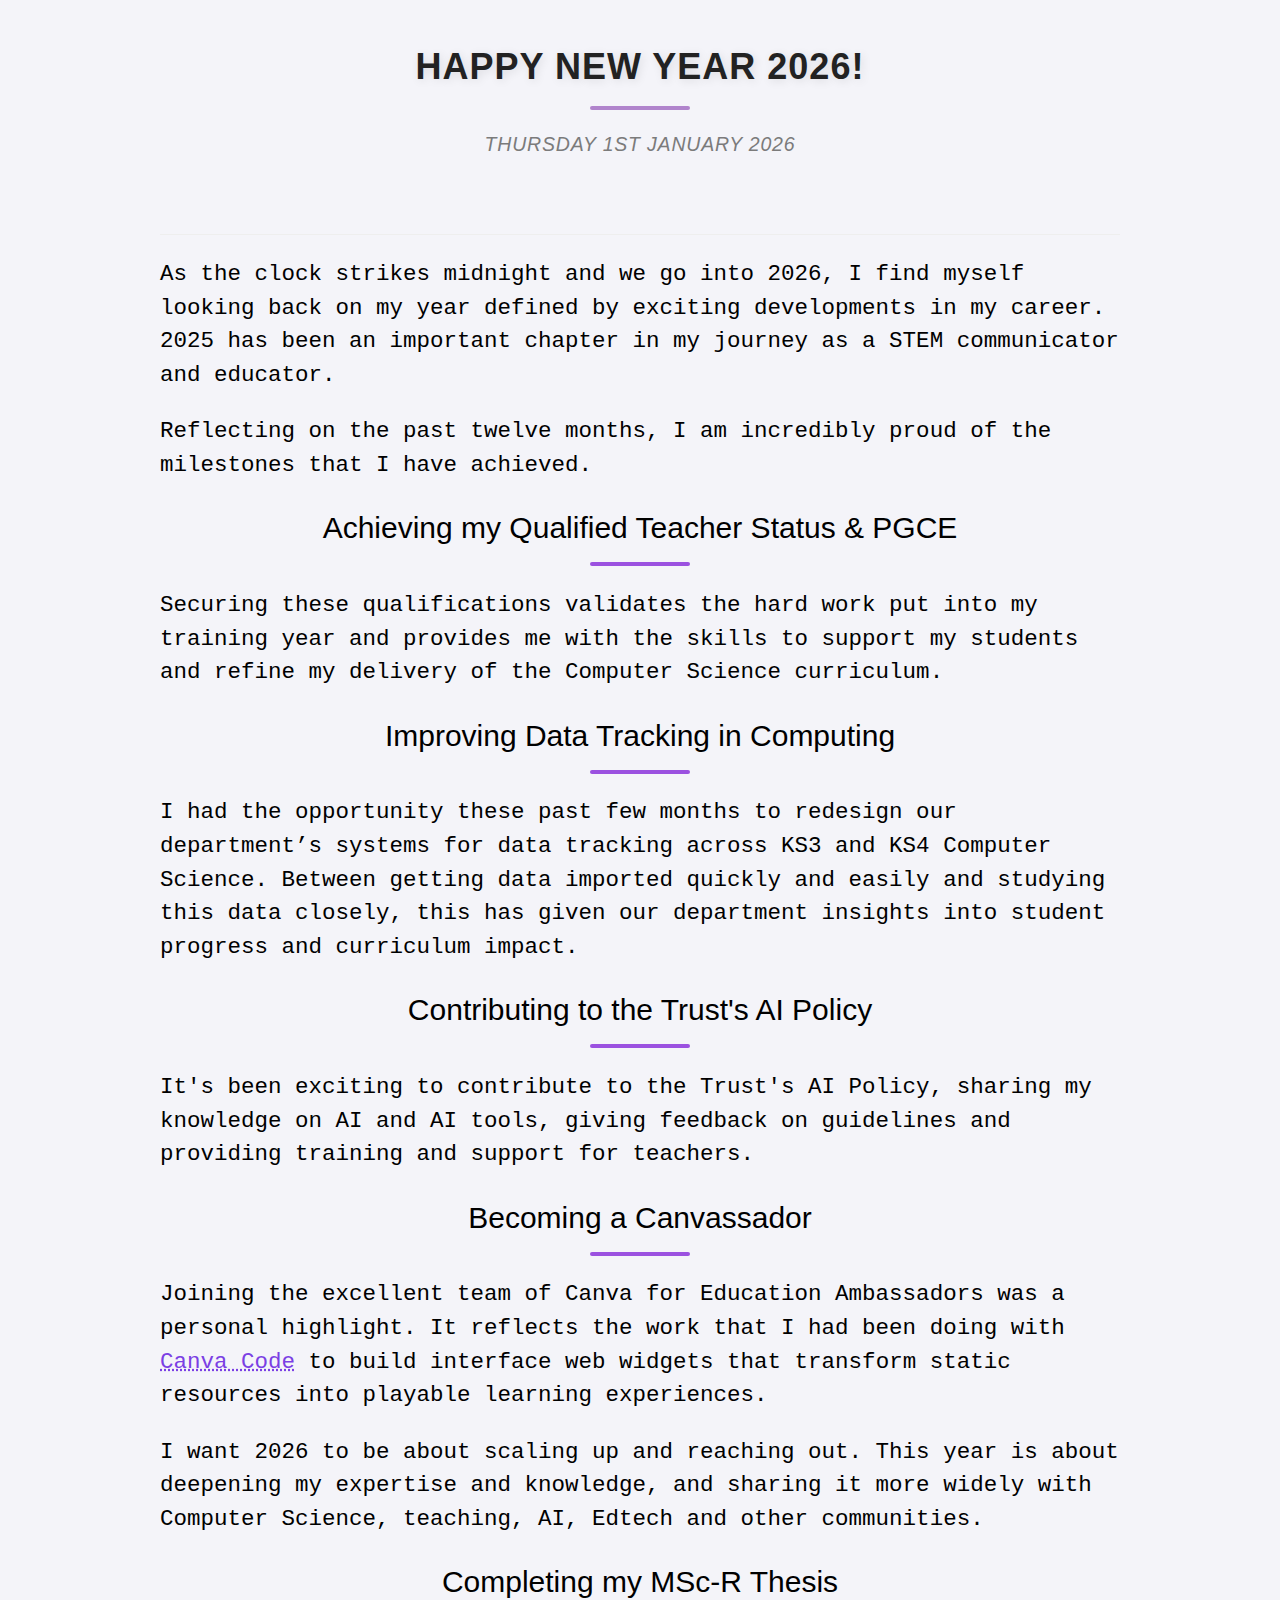
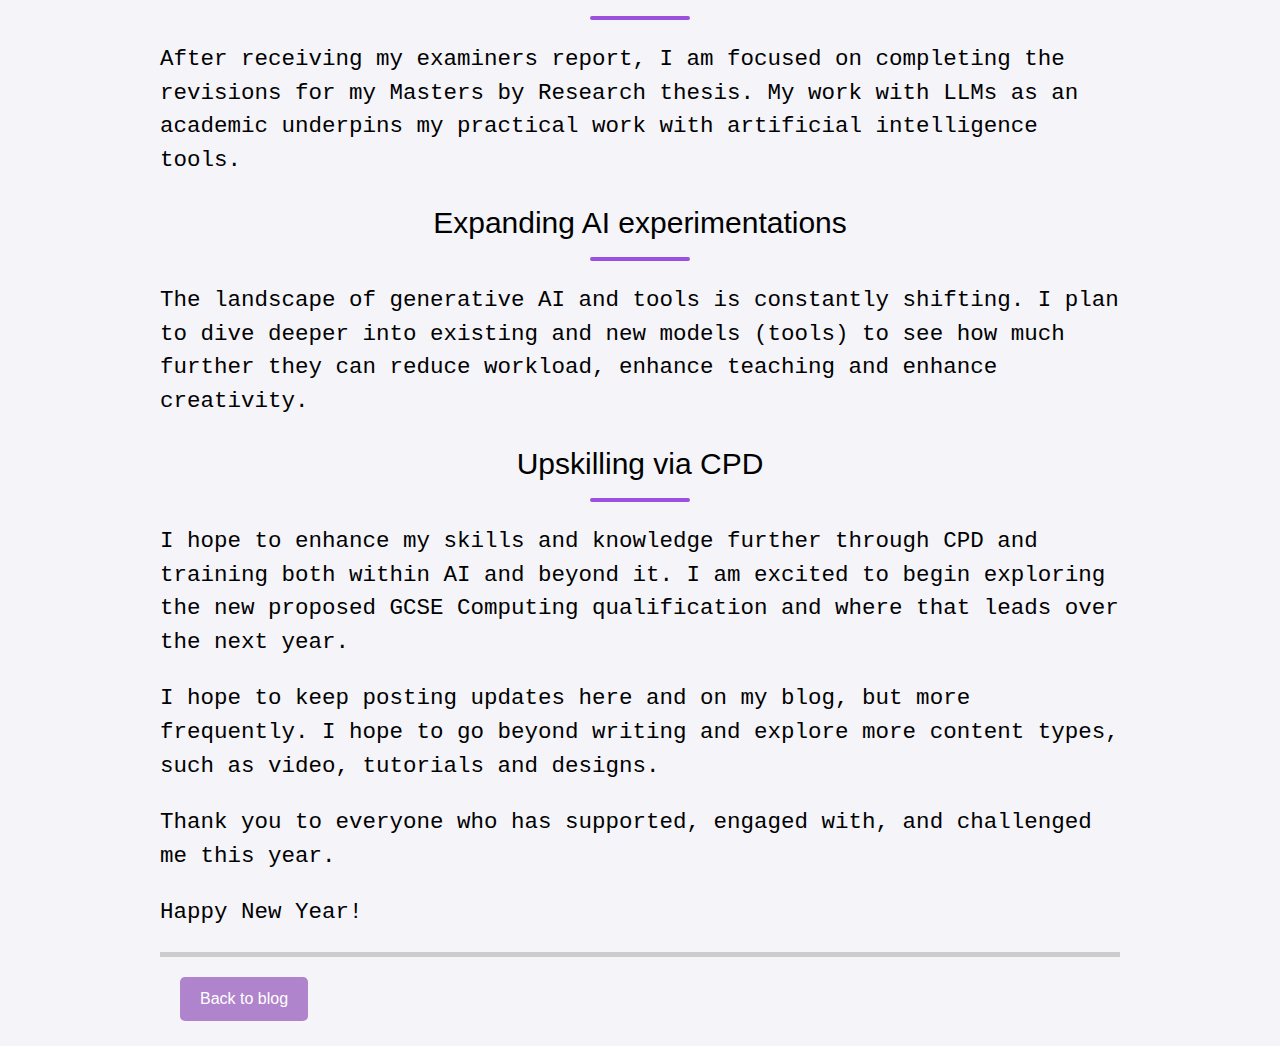
<file: 2025-reflection.html>
<!DOCTYPE html>
<html lang="en">
  <head>
    <meta charset="UTF-8" />
    <title>Happy New Year 2026!</title>
    <link rel="stylesheet" href="blog.css"/>
    <link rel="stylesheet" href="https://www.w3schools.com/w3css/4/w3.css">
    <link rel="stylesheet" href="https://fonts.googleapis.com/css?family=Raleway">

    <meta name="description" content="Reflecting the year of 2025. Growth, challenges, classroom experiences, and my hopes for the 2026 year.">
    <meta name="keywords" content="Tommy Hills, teacher training, reflection, teach first, Canva, PGCE, education journey, teaching experience, classroom confidence, teacher creativity, edtech, AI, ">
    <meta property="og:title" content="Happy New Year 2026!">
    <meta property="og:description" content="Reflecting the year of 2025. Growth, challenges, classroom experiences, and my hopes for the 2026 year.">
    <meta property="og:url" content="https://tommysthoughts.thetommyverse.com/2025-reflection.html">
    <meta property="og:type" content="article">

    <style>
      h2 {
        text-align: center;
      }
    </style>
  </head>

  <body>
    <div class="page_text_container">
      <div class="page_content">

        <h1><b>Happy New Year 2026!</b></h1>
        <h3 class="date">Thursday 1st January 2026</h3>
        <br> <br>
        <hr>
        <div class="blog_text">
          <p>
          As the clock strikes midnight and we go into 2026, I find myself looking back on my year defined by exciting developments in my career. 2025 has been an important chapter in my journey as a STEM communicator and educator.
          </p>
          <p>Reflecting on the past twelve months, I am incredibly proud of the milestones that I have achieved.
          </p>
          <h2>Achieving my Qualified Teacher Status & PGCE</h2>
          <p>Securing these qualifications validates the hard work put into my training year and provides me with the skills to support my students and refine my delivery of the Computer Science curriculum.</p>

          <h2>Improving Data Tracking in Computing</h2>
          <p>I had the opportunity these past few months to redesign our department’s systems for data tracking across KS3 and KS4 Computer Science. Between getting data imported quickly and easily and studying this data closely, this has given our department insights into student progress and curriculum impact.</p>

          <h2>Contributing to the Trust's AI Policy</h2>
          <p>It's been exciting to contribute to the Trust's AI Policy, sharing my knowledge on AI and AI tools, giving feedback on guidelines and providing training and support for teachers.</p>

          <h2>Becoming a Canvassador</h2>
          <p>Joining the excellent team of Canva for Education Ambassadors was a personal highlight. It reflects the work that I had been doing with Canva Code to build interface web widgets that transform static resources into playable learning experiences.</p>

          <p>I want 2026 to be about scaling up and reaching out. This year is about deepening my expertise and knowledge, and sharing it more widely with Computer Science, teaching, AI, Edtech and other communities.</p>

          <h2>Completing my MSc-R Thesis</h2>
          <p>After receiving my examiners report, I am focused on completing the revisions for my Masters by Research thesis. My work with LLMs as an academic underpins my practical work with artificial intelligence tools.</p>
          <h2>Expanding AI experimentations</h2>
          <p>The landscape of generative AI and tools is constantly shifting. I plan to dive deeper into existing and new models (tools) to see how much further they can reduce workload, enhance teaching and enhance creativity.</p>

          <h2>Upskilling via CPD</h2>
          <p>I hope to enhance my skills and knowledge further through CPD and training both within AI and beyond it. I am excited to begin exploring the new proposed GCSE Computing qualification and where that leads over the next year.</p>

          <p>I hope to keep posting updates here and on my blog, but more frequently. I hope to go beyond writing and explore more content types, such as video, tutorials and designs.</p>

          <p>Thank you to everyone who has supported, engaged with, and challenged me this year.</p>

          <p>Happy New Year!</p>
          </div>

        <!-- TODO Change footer styling -->
        <footer>
          <p>
            <button onclick="location.href='https://tommysthoughts.thetommyverse.com';">Back to blog</button>
          </p>
        </footer>
      </div>
    </div>
  </body>

  <script src="glossary.js"></script>

</html>
</file>
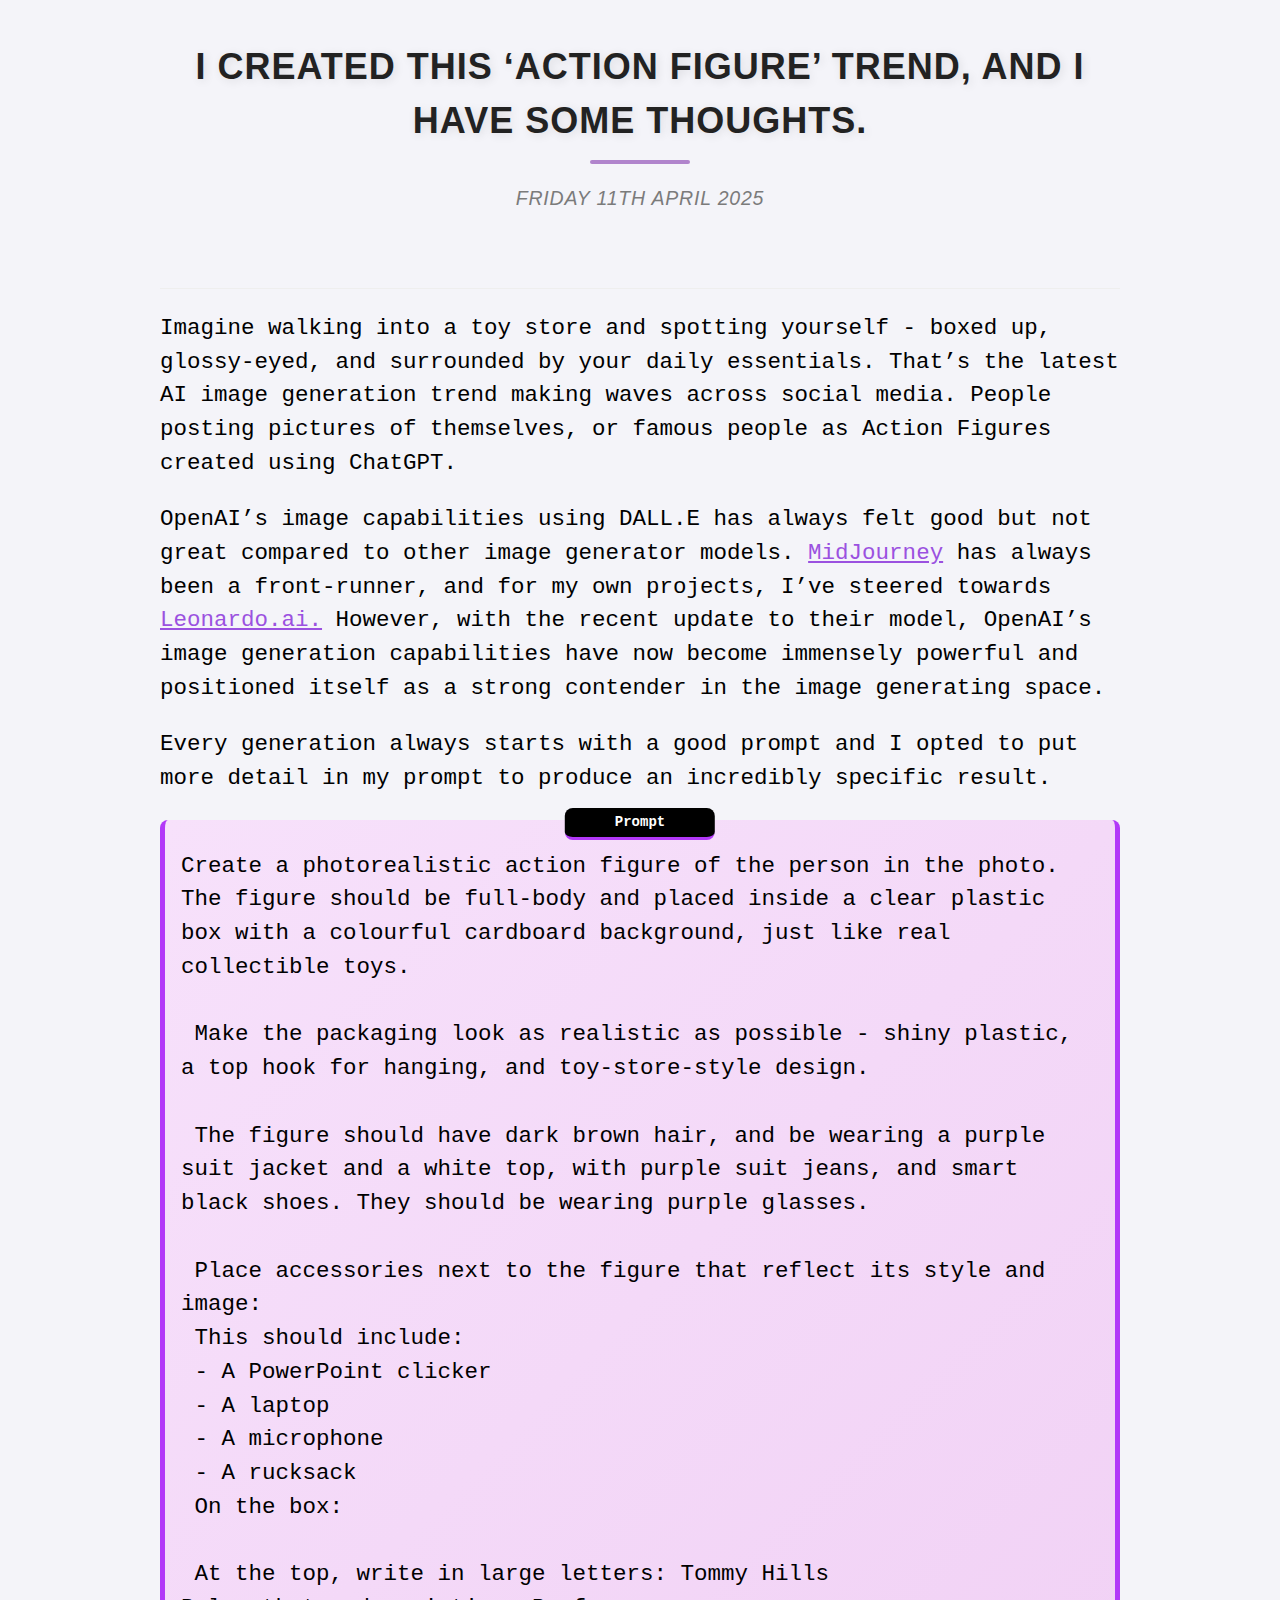
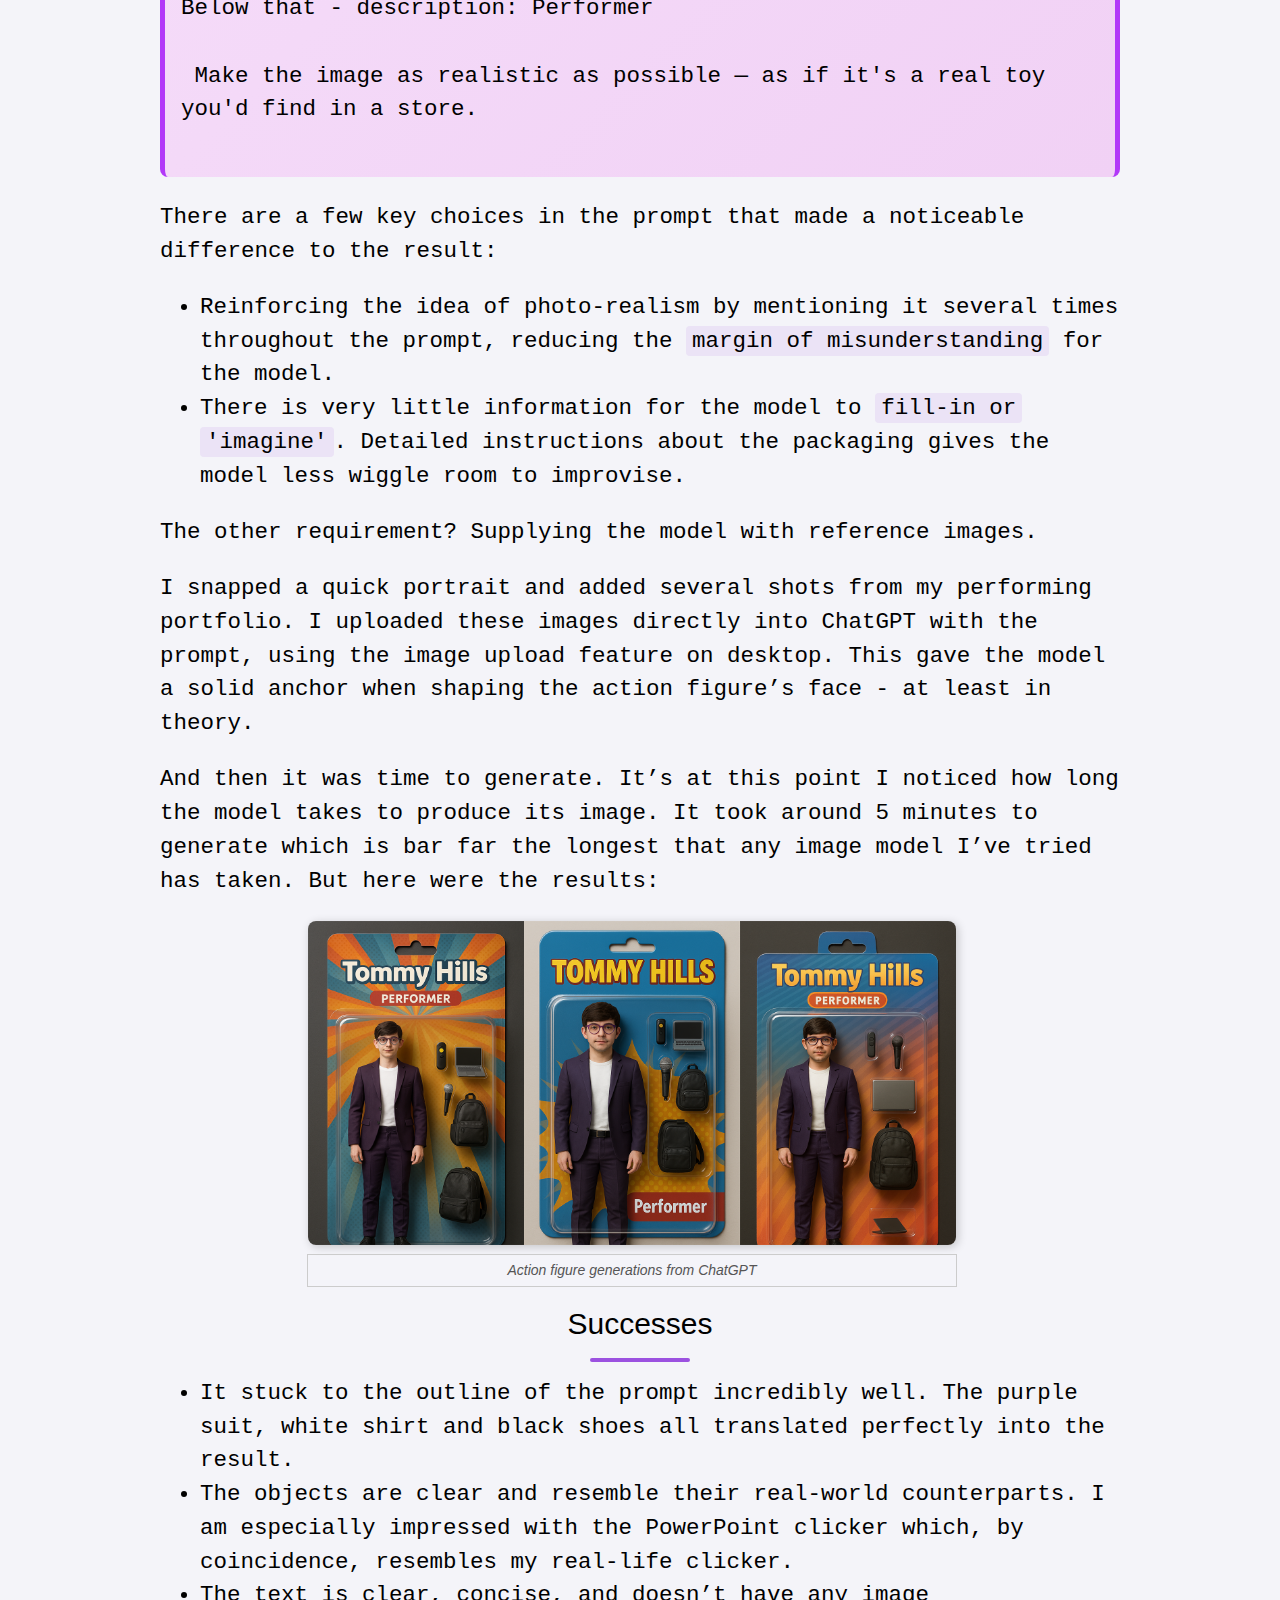
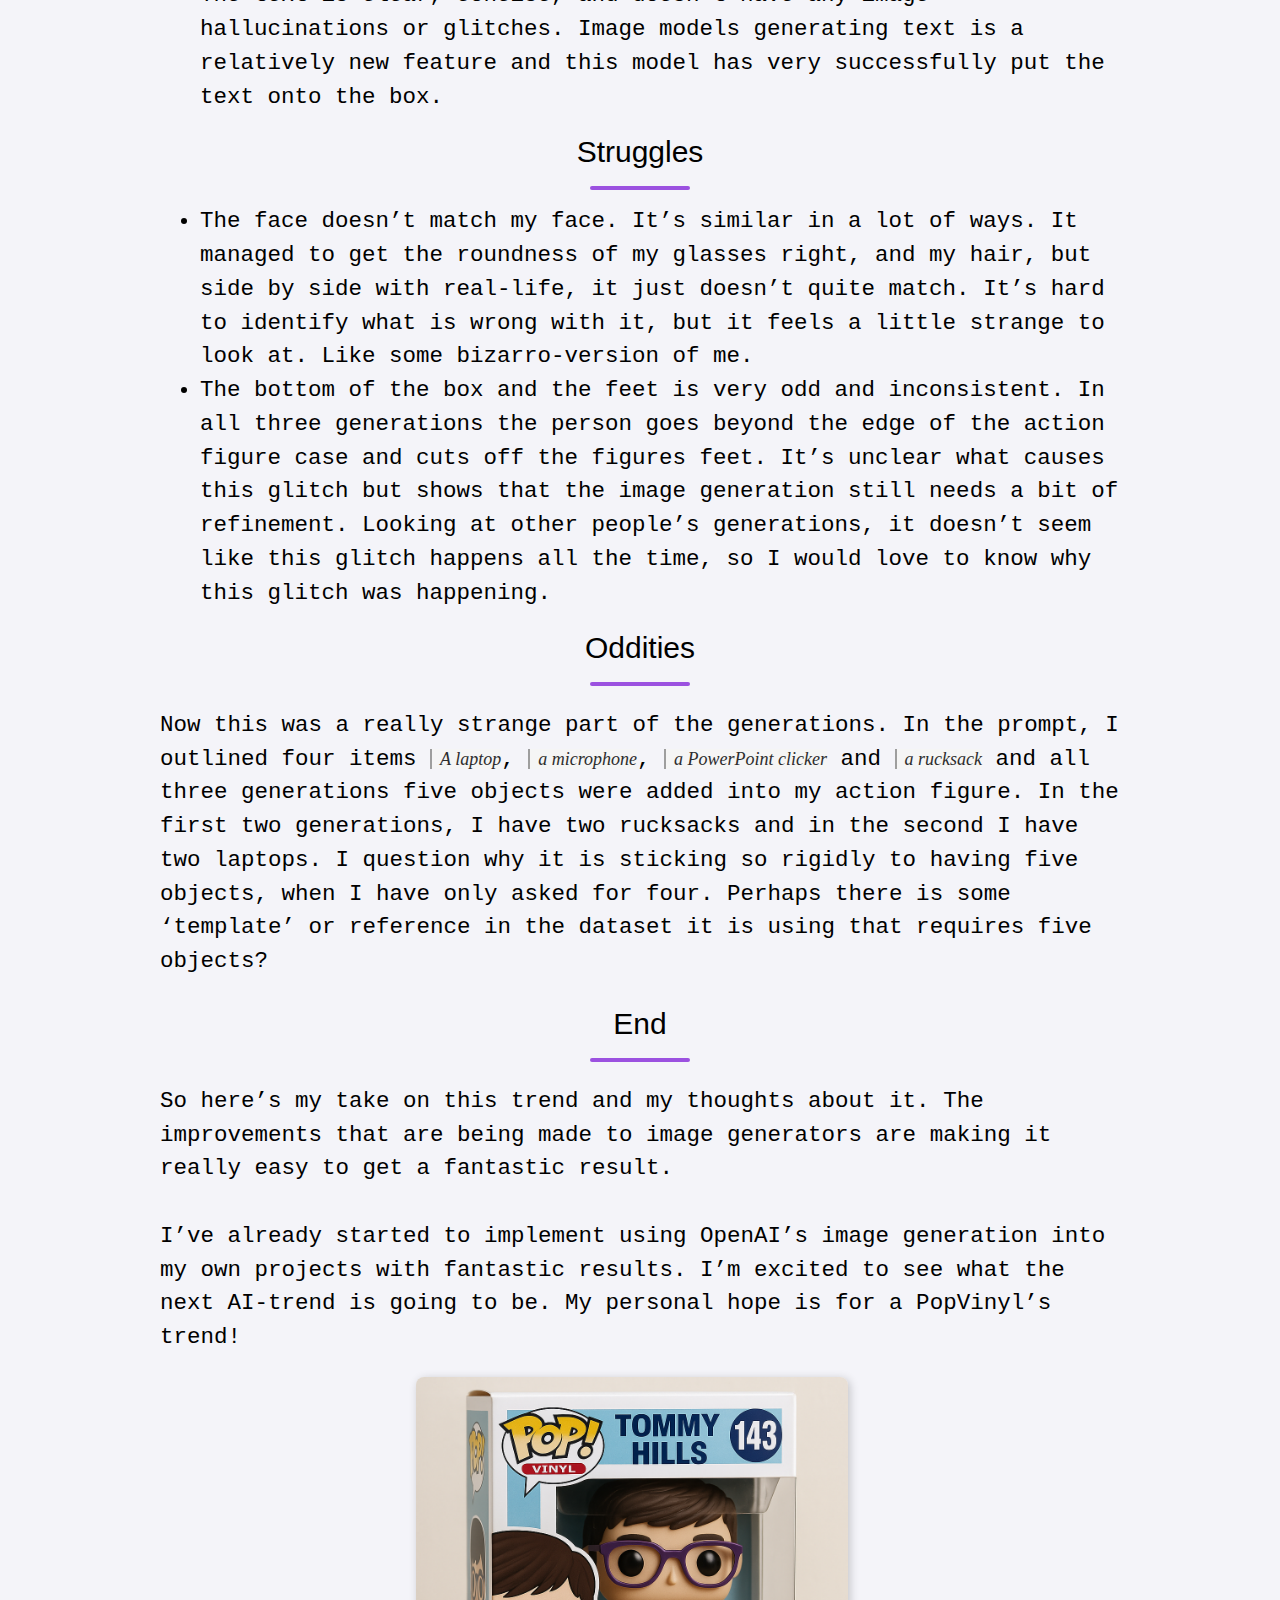
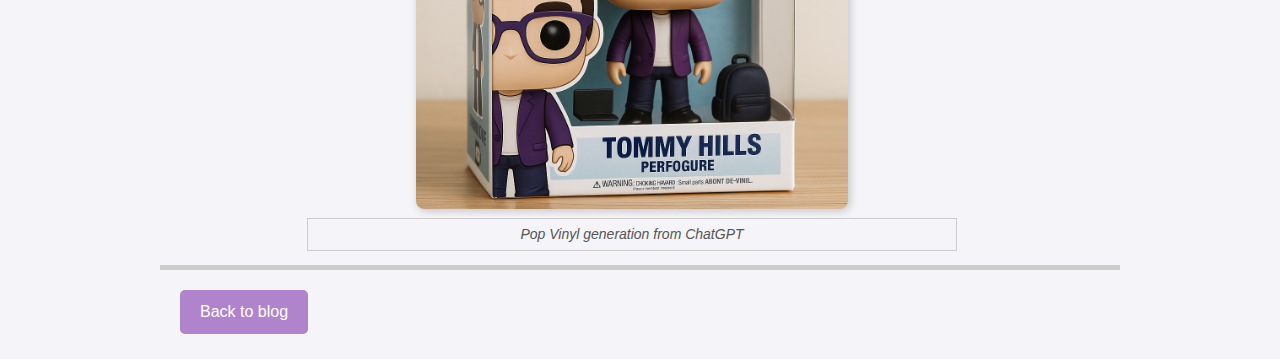
<file: action-figure-trend.html>
<!DOCTYPE html>
<html lang="en">
<head>
  <meta charset="UTF-8" />
  <title>I created this ‘Action Figure’ trend, and I have some thoughts.</title>
  <link rel="stylesheet" href="blog.css"/>
  <link rel="stylesheet" href="https://www.w3schools.com/w3css/4/w3.css">
  <link rel="stylesheet" href="https://fonts.googleapis.com/css?family=Raleway">
  <style>
    ul {
      font-family: "Courier New", Courier, monospace !important;
      text-align: left !important;

    }
    li {
      font-family: "Courier New", Courier, monospace !important;
      text-align: left !important;

    }
  </style>
</head>

<body>
<div class="page_text_container">
  <div class="page_content">

    <h1><b>I created this ‘Action Figure’ trend, and I have some thoughts.</b></h1>
    <h3 class="date">Friday 11th April 2025</h3>
    <br> <br>
    <hr>

      <p>
        Imagine walking into a toy store and spotting yourself - boxed up, glossy-eyed, and surrounded by your daily essentials. That’s the latest AI image generation trend making waves across social media. People posting pictures of themselves, or famous people as Action Figures created using ChatGPT.
      </p>
      <p>
        OpenAI’s image capabilities using DALL.E has always felt good but not great compared to other image generator models. <a id="link" href="https://www.midjourney.com/">MidJourney</a> has always been a front-runner, and for my own projects, I’ve steered towards <a id="link" href="https://leonardo.ai/">Leonardo.ai.</a> However, with the recent update to their model, OpenAI’s image generation capabilities have now become immensely powerful and positioned itself as a strong contender in the image generating space.
      </p>
      <p>
        Every generation always starts with a good prompt and I opted to put more detail in my prompt to produce an incredibly specific result.
      </p>


      <p class="ai-prompt">Create a photorealistic action figure of the person in the photo. The figure should be full-body and placed inside a clear plastic box with a colourful cardboard background, just like real collectible toys.<br><br> Make the packaging look as realistic as possible - shiny plastic, a top hook for hanging, and toy-store-style design. <br><br> The figure should have dark brown hair, and be wearing a purple suit jacket and a white top, with purple suit jeans, and smart black shoes. They should be wearing purple glasses. <br><br> Place accessories next to the figure that reflect its style and image: <br> This should include: <br> - A PowerPoint clicker <br> - A laptop <br> - A microphone <br> - A rucksack <br> On the box: <br><br> At the top, write in large letters: Tommy Hills <br>Below that - description: Performer <br><br> Make the image as realistic as possible — as if it's a real toy you'd find in a store.
      </p>

    <p>There are a few key choices in the prompt that made a noticeable difference to the result:</p>

    <ul>
      <li>Reinforcing the idea of photo-realism by mentioning it several times throughout the prompt, reducing the <span class="highlight highlight-purple">margin of misunderstanding</span> for the model.</li>
      <li>There is very little information for the model to <span class="highlight highlight-purple">fill-in or 'imagine'</span>. Detailed instructions about the packaging gives the model less wiggle room to improvise.</li>
    </ul>

    <p>The other requirement? Supplying the model with reference images.</p>

    <p>I snapped a quick portrait and added several shots from my performing portfolio. I uploaded these images directly into ChatGPT with the prompt, using the image upload feature on desktop. This gave the model a solid anchor when shaping the action figure’s face - at least in theory.</p>

    <p>And then it was time to generate. It’s at this point I noticed how long the model takes to produce its image. It took around 5 minutes to generate which is bar far the longest that any image model I’ve tried has taken. But here were the results:</p>

    <figure>
      <img src="/Media/ChatGPT-Action-Figure-Generations.png" alt="Action figure generations from ChatGPT" id="styledImage">
      <figcaption id="imageCaption"></figcaption>
    </figure>

    <h2>Successes</h2>
    <ul>
      <li>It stuck to the outline of the prompt incredibly well. The purple suit, white shirt and black shoes all translated perfectly into the result.</li>
      <li>The objects are clear and resemble their real-world counterparts. I am especially impressed with the PowerPoint clicker which, by coincidence, resembles my real-life clicker.</li>
      <li>The text is clear, concise, and doesn’t have any image hallucinations or glitches. Image models generating text is a relatively new feature and this model has very successfully put the text onto the box.</li>
    </ul>

    <h2>Struggles</h2>
    <ul>
      <li>The face doesn’t match my face. It’s similar in a lot of ways. It managed to get the roundness of my glasses right, and my hair, but side by side with real-life, it just doesn’t quite match. It’s hard to identify what is wrong with it, but it feels a little strange to look at. Like some bizarro-version of me.</li>
      <li>The bottom of the box and the feet is very odd and inconsistent. In all three generations the person goes beyond the edge of the action figure case and cuts off the figures feet. It’s unclear what causes this glitch but shows that the image generation still needs a bit of refinement. Looking at other people’s generations, it doesn’t seem like this glitch happens all the time, so I would love to know why this glitch was happening.</li>
    </ul>

    <h2>Oddities</h2>

      <p>Now this was a really strange part of the generations. In the prompt, I outlined four items <span class="quote-inline">A laptop</span>, <span class="quote-inline">a microphone</span>, <span class="quote-inline">a PowerPoint clicker</span> and <span class="quote-inline">a rucksack</span> and all three generations five objects were added into my action figure. In the first two generations, I have two rucksacks and in the second I have two laptops. I question why it is sticking so rigidly to having five objects, when I have only asked for four. Perhaps there is some ‘template’ or reference in the dataset it is using that requires five objects?</p>


    <h2>End</h2>
    <p>
      So here’s my take on this trend and my thoughts about it. The improvements that are being made to image generators are making it really easy to get a fantastic result.
      <br> <br>
      I’ve already started to implement using OpenAI’s image generation into my own projects with fantastic results. I’m excited to see what the next AI-trend is going to be. My personal hope is for a PopVinyl’s trend!
    </p>

    <figure>
      <img style="width: 50%;" src="/Media/PopVinyl%20-%20Tommy%20Hills.png" alt="Pop Vinyl generation from ChatGPT" id="styledImage2">
      <figcaption id="imageCaption2"></figcaption>
    </figure>

    <footer>
      <p>
        <button onclick="location.href='https://tommysthoughts.thetommyverse.com';">Back to blog</button>
      </p>
    </footer>
  </div>
</div>

<script>
  // Automatically set figcaption from the alt attribute
  document.getElementById('imageCaption').innerText = document.getElementById('styledImage').alt;
  document.getElementById('imageCaption2').innerText = document.getElementById('styledImage2').alt;
</script>
</body>

</html>
</file>
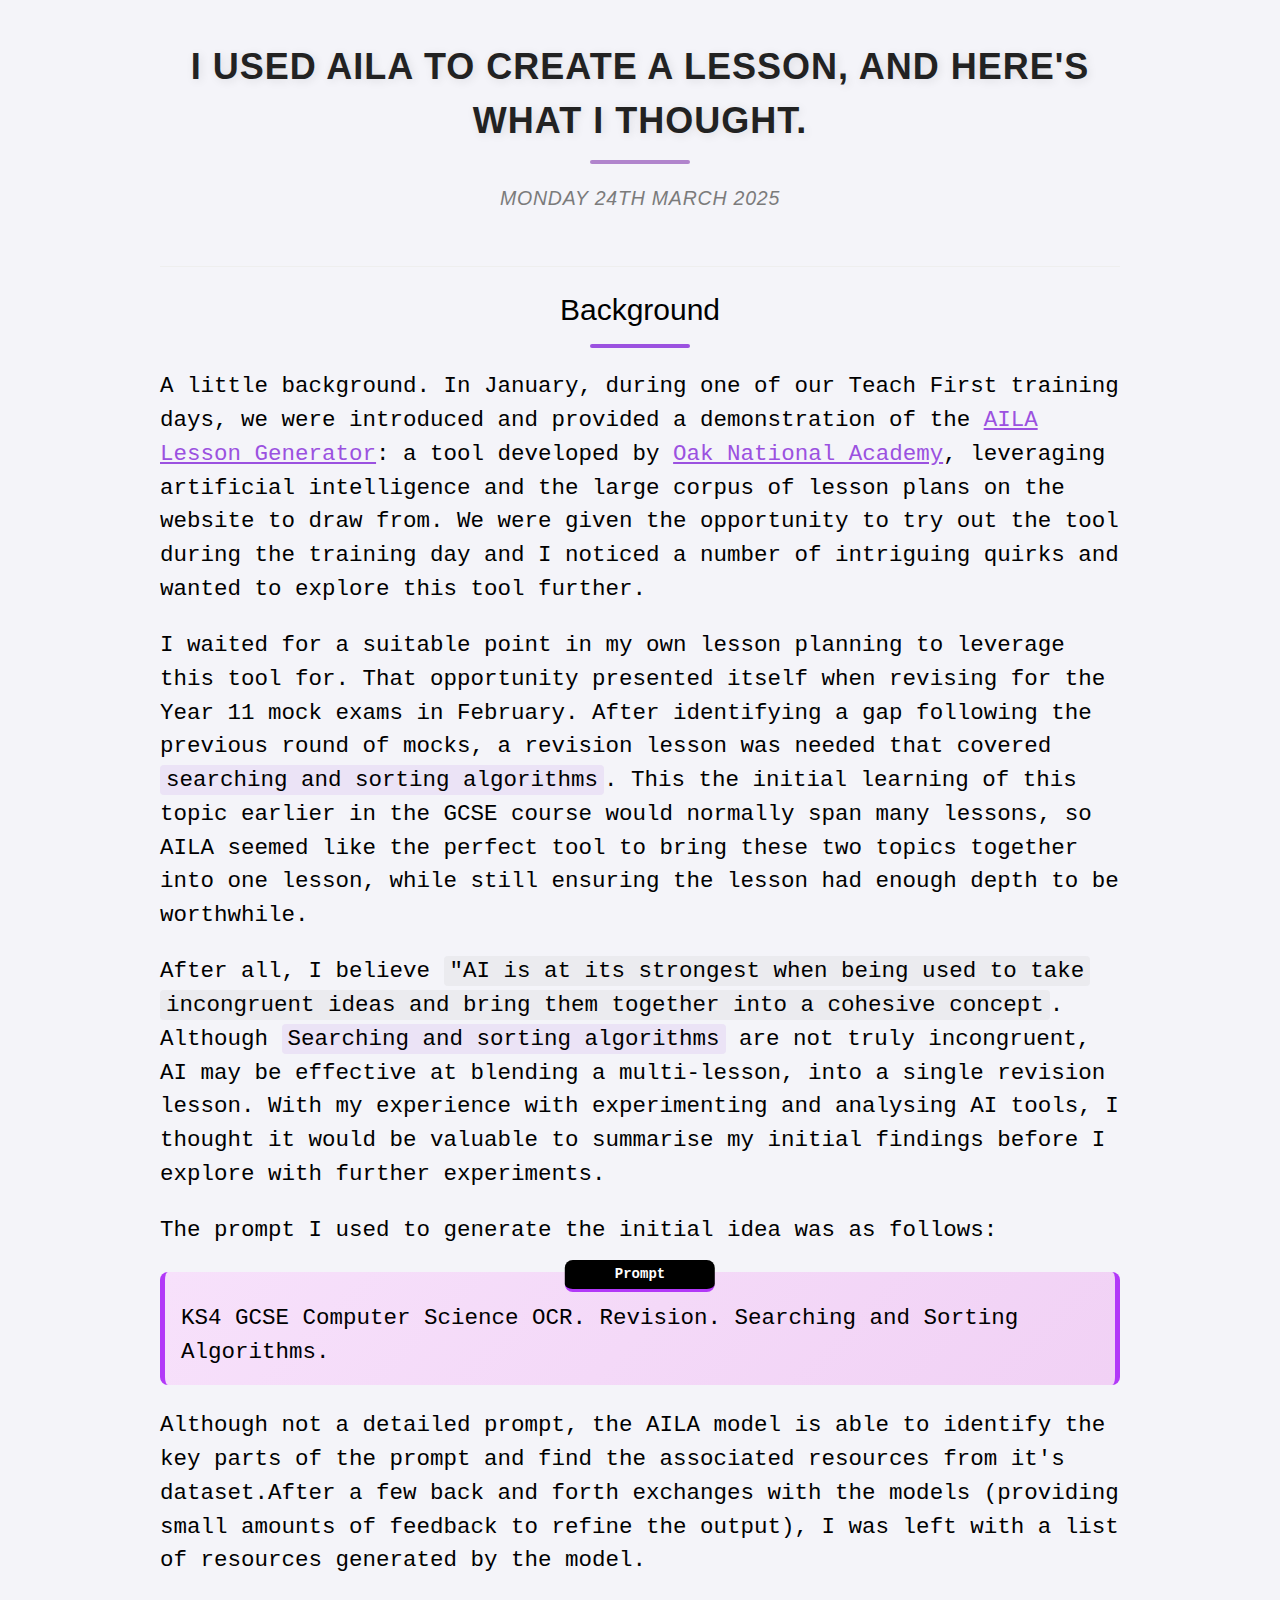
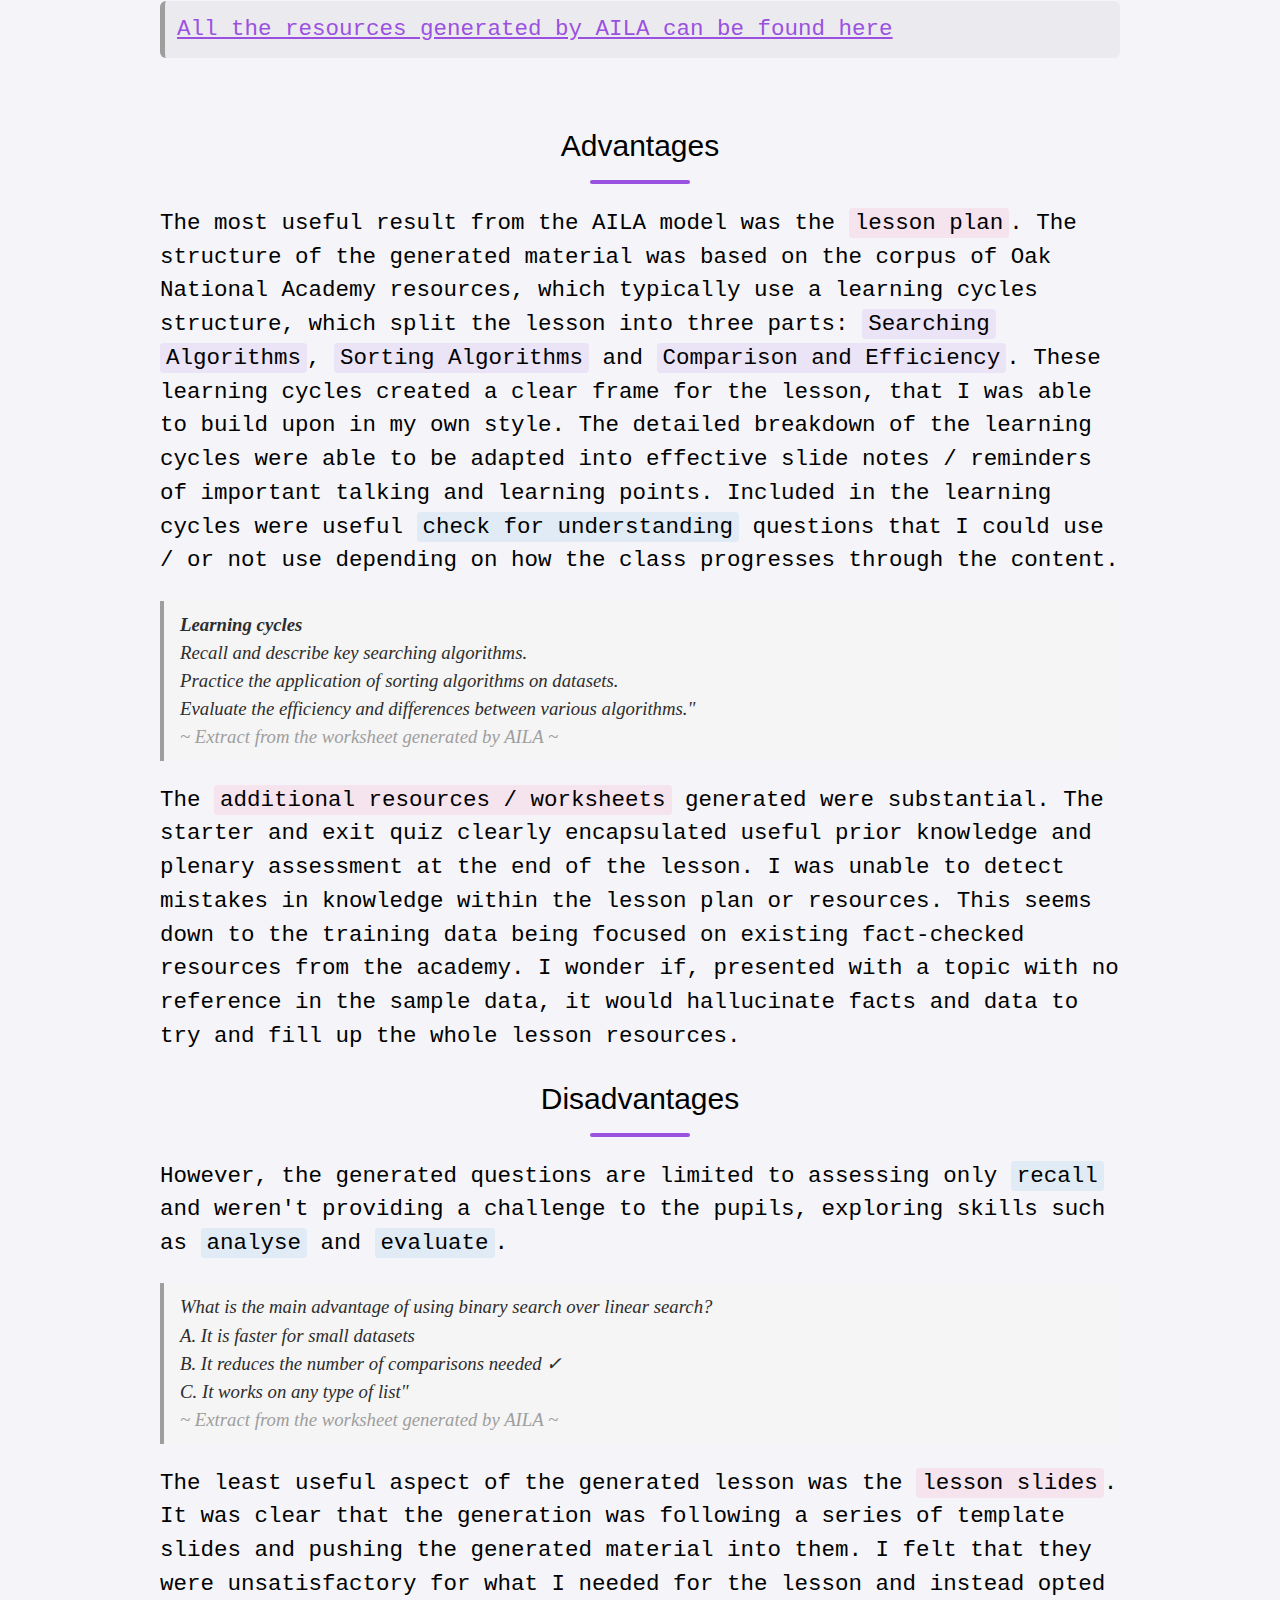
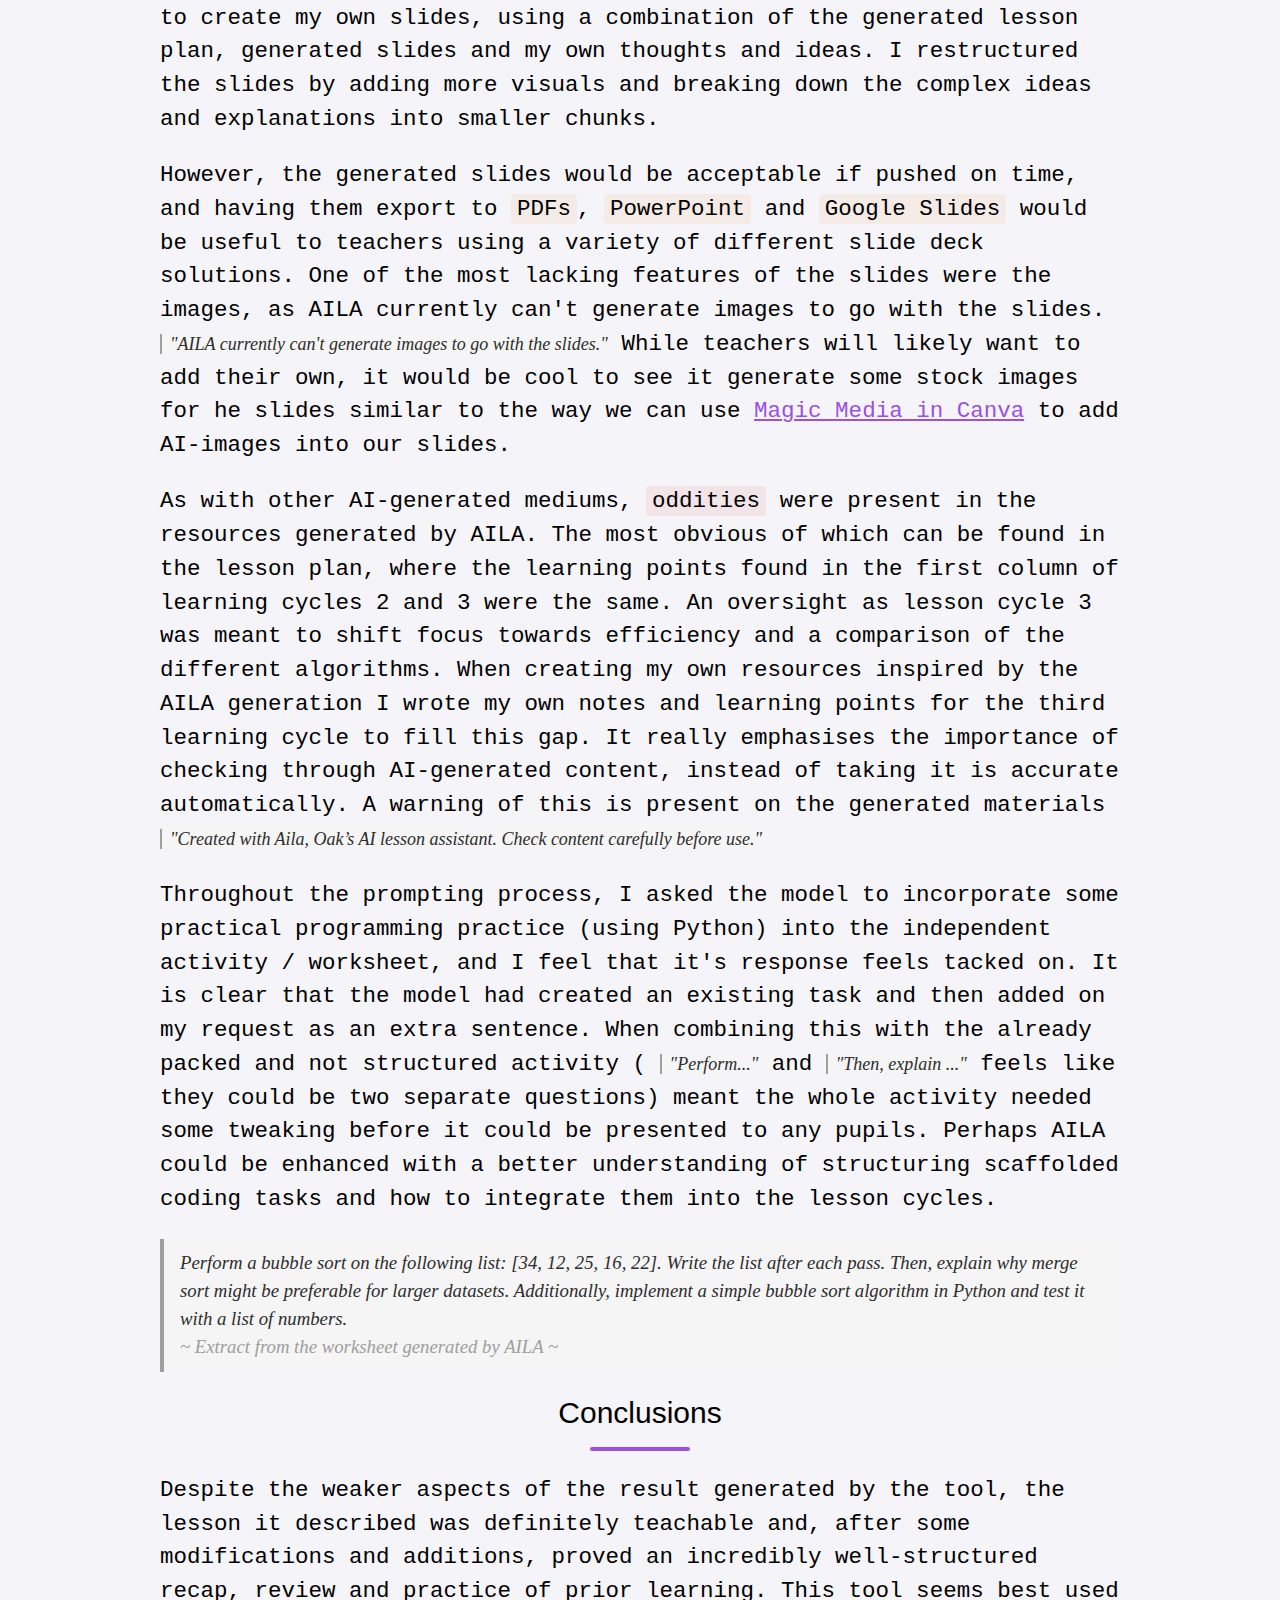
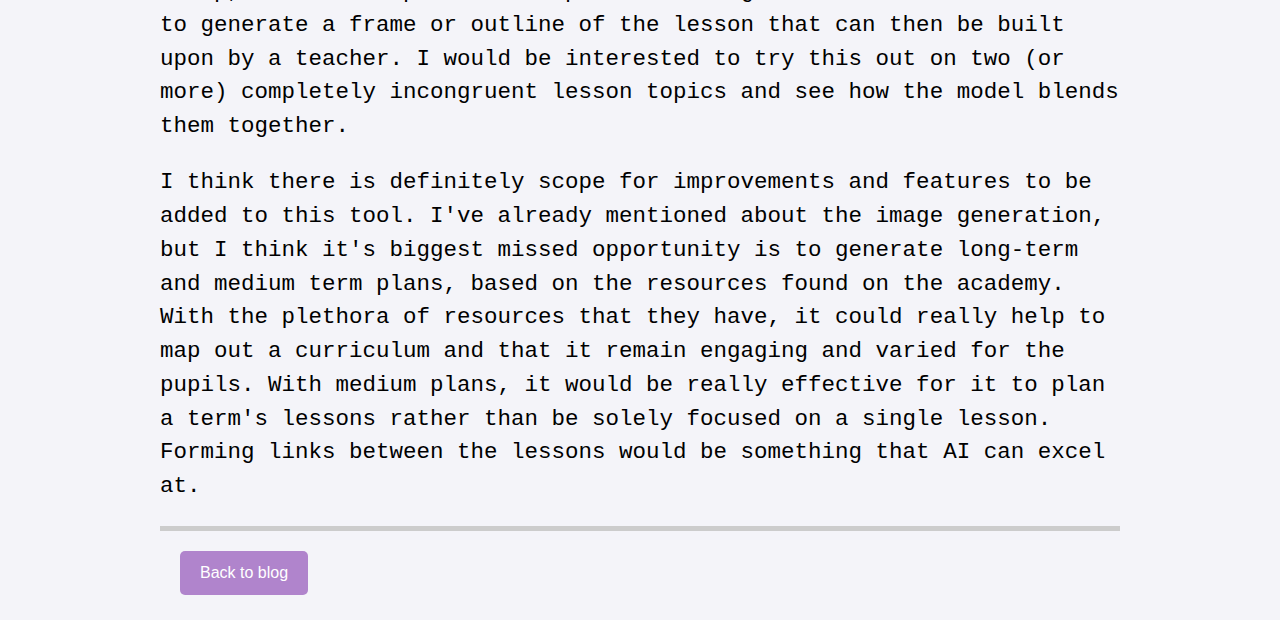
<file: aila-review.html>
<!DOCTYPE html>
<html lang="en">
<head>
  <meta charset="UTF-8" />
  <title>I used AILA to create a lesson, and here's what I thought.</title>
  <link rel="stylesheet" href="blog.css"/>
  <link rel="stylesheet" href="https://www.w3schools.com/w3css/4/w3.css">
  <link rel="stylesheet" href="https://fonts.googleapis.com/css?family=Raleway">
</head>

<body>
<div class="page_text_container">
  <div class="page_content">

    <h1><b>I used AILA to create a lesson, and here's what I thought.</b></h1>
    <h3 class="date">Monday 24th March 2025</h3>
    <br>
    <hr>
    <h2>Background</h2>
    <p>A little background. In January, during one of our Teach First training days, we were introduced and provided a demonstration of the <a href="https://labs.thenational.academy/" id="link">AILA Lesson Generator</a>: a tool developed by <a href="https://www.thenational.academy/" id="link">Oak National Academy</a>, leveraging artificial intelligence and the large corpus of lesson plans on the website to draw from. We were given the opportunity to try out the tool during the training day and I noticed a number of intriguing quirks and wanted to explore this tool further.</p>

    <p>I waited for a suitable point in my own lesson planning to leverage this tool for. That opportunity presented itself when revising for the Year 11 mock exams in February. After identifying a gap following the previous round of mocks, a revision lesson was needed that covered <span class="highlight highlight-purple">searching and sorting algorithms</span>. This the initial learning of this topic earlier in the GCSE course would normally span many lessons, so AILA seemed like the perfect tool to bring these two topics together into one lesson, while still ensuring the lesson had enough depth to be worthwhile.</p>

    <p>After all, I believe <span class="highlight-grey highlight">"AI is at its strongest when being used to take incongruent ideas and bring them together into a cohesive concept</span>. Although <span class="highlight highlight-purple">Searching and sorting algorithms</span> are not truly incongruent, AI may be effective at blending a multi-lesson, into a single revision lesson. With my experience with experimenting and analysing AI tools, I thought it would be valuable to summarise my initial findings before I explore with further experiments.</p>

    <p>The prompt I used to generate the initial idea was as follows:</p>
    <p class="ai-prompt">KS4 GCSE Computer Science OCR. Revision. Searching and Sorting Algorithms.</p>
    <p>Although not a detailed prompt, the AILA model is able to identify the key parts of the prompt and find the associated resources from it's dataset.After a few back and forth exchanges with the models (providing small amounts of feedback to refine the output), I was left with a list of resources generated by the model.</p>

    <p class="callout grey"><a id="link" href="https://thetommyverse.notion.site/aila-resources-1">All the resources generated by AILA can be found  here</a></p>
    <br><br>

    <h2>Advantages</h2>

    <p>The most useful result from the AILA model was the <span class="highlight highlight-pink">lesson plan</span>. The structure of the generated material was based on the corpus of Oak National Academy resources, which typically use a learning cycles structure, which split the lesson into three parts: <span class="highlight highlight-purple">Searching Algorithms</span>, <span class="highlight highlight-purple">Sorting Algorithms</span> and <span class="highlight highlight-purple">Comparison and Efficiency</span>. These learning cycles created a clear frame for the lesson, that I was able to build upon in my own style. The detailed breakdown of the learning cycles were able to be adapted into effective slide notes / reminders of important talking and learning points. Included in the learning cycles were useful <span class="highlight highlight-blue">check for understanding</span> questions that I could use / or not use depending on how the class progresses through the content.</p>

    <p class="quote"><b>Learning cycles</b><br>
    Recall and describe key searching algorithms.<br>
    Practice the application of sorting algorithms on datasets.<br>
    Evaluate the efficiency and differences between various algorithms."<br>
      <span class="text-grey">~ Extract from the worksheet generated by AILA ~</span></p>

    <p>The <span class="highlight highlight-pink">additional resources / worksheets</span> generated were substantial. The starter and exit quiz clearly encapsulated useful prior knowledge and plenary assessment at the end of the lesson. I was unable to detect mistakes in knowledge within the lesson plan or resources. This seems down to the training data being focused on existing fact-checked resources from the academy. I wonder if, presented with a topic with no reference in the sample data, it would hallucinate facts and data to try and fill up the whole lesson resources.

    <h2>Disadvantages</h2>

    <p>However, the generated questions are limited to assessing only <span class="highlight highlight-blue">recall</span> and weren't providing a challenge to the pupils, exploring skills such as <span class="highlight highlight-blue">analyse</span> and <span class="highlight highlight-blue">evaluate</span>.</p>

    <p class="quote">What is the main advantage of using binary search over linear search?<br>
    A. It is faster for small datasets <br>
    B. It reduces the number of comparisons needed ✓ <br>
    C. It works on any type of list" <br>
     <span class="text-grey">~ Extract from the worksheet generated by AILA ~</span></p>


    <p>The least useful aspect of the generated lesson was the <span class="highlight highlight-pink">lesson slides</span>. It was clear that the generation was following a series of template slides and pushing the generated material into them. I felt that they were unsatisfactory for what I needed for the lesson and instead opted to create my own slides, using a combination of the generated lesson plan, generated slides and my own thoughts and ideas.  I restructured the slides by adding more visuals and breaking down the complex ideas and explanations into smaller chunks.</p>

    <p>However, the generated slides would be acceptable if pushed on time, and having them export to <span class="highlight highlight-orange">PDFs</span>, <span class="highlight highlight-orange">PowerPoint</span> and <span class="highlight highlight-orange">Google Slides</span> would be useful to teachers using a variety of different slide deck solutions. One of the most lacking features of the slides were the images, as AILA currently can't generate images to go with the slides. <span class="quote-inline">"AILA currently can't generate images to go with the slides."</span> While teachers will likely want to add their own, it would be cool to see it generate some stock images for he slides similar to the way we can use <a id="link" href="https://www.canva.com/apps/generate_image/magic-media">Magic Media in Canva</a> to add AI-images into our slides.</p>

    <p>As with other AI-generated mediums, <span class="highlight highlight-red">oddities</span> were present in the resources generated by AILA. The most obvious of which can be found in the lesson plan, where the learning points found in the first column of learning cycles 2 and 3 were the same. An oversight as lesson cycle 3 was meant to shift focus towards efficiency and a comparison of the different algorithms. When creating my own resources inspired by the AILA generation I wrote my own notes and learning points for the third learning cycle to fill this gap. It really emphasises the importance of checking through AI-generated content, instead of taking it is accurate automatically. A warning of this is present on the generated materials <span class="quote-inline">"Created with Aila, Oak’s AI lesson assistant. Check content carefully before use."</span></p>

    <p>Throughout the prompting process, I asked the model to incorporate some practical programming practice (using Python) into the independent activity / worksheet, and I feel that it's response feels tacked on. It is clear that the model had created an existing task and then added on my request as an extra sentence. When combining this with the already packed and not structured activity ( <span class="quote-inline">"Perform..."</span> and <span class="quote-inline">"Then, explain ..."</span> feels like they could be two separate questions) meant the whole activity needed some tweaking before it could be presented to any pupils. Perhaps AILA could be enhanced with a better understanding of structuring scaffolded coding tasks and how to integrate them into the lesson cycles. <p>

    <p class="quote">Perform a bubble sort on the following list: [34, 12, 25, 16, 22]. Write the list after each pass. Then, explain why merge sort might be preferable for larger datasets. Additionally, implement a simple bubble sort algorithm in Python and test it with a list of numbers. <br>
    <span class="text-grey">~ Extract from the worksheet generated by AILA ~</span></p>

    <h2>Conclusions</h2>

    <p>Despite the weaker aspects of the result generated by the tool, the lesson it described was definitely teachable and, after some modifications and additions, proved an incredibly well-structured recap, review and practice of prior learning. This tool seems best used to generate a frame or outline of the lesson that can then be built upon by a teacher. I would be interested to try this out on two (or more) completely incongruent lesson topics and see how the model blends them together.</p>

    <p>I think there is definitely scope for improvements and features to be added to this tool. I've already mentioned about the image generation, but I think it's biggest missed opportunity is to generate long-term and medium term plans, based on the resources found on the academy. With the plethora of resources that they have, it could really help to map out a curriculum and that it remain engaging and varied for the pupils. With medium plans, it would be really effective for it to plan a term's lessons rather than be solely focused on a single lesson. Forming links between the lessons would be something that AI can excel at.</p>


    <!-- TODO Change footer styling -->
    <footer>
      <p>
        <button onclick="location.href='https://tommysthoughts.thetommyverse.com';">Back to blog</button>
      </p>
    </footer>
  </div>
</div>
</body>

<script>
  // Automatically set figcaption from the alt attribute
  document.getElementById('imageCaption').innerText = document.getElementById('styledImage').alt;
  document.getElementById('imageCaption2').innerText = document.getElementById('styledImage2').alt;
</script>

</html>
</file>
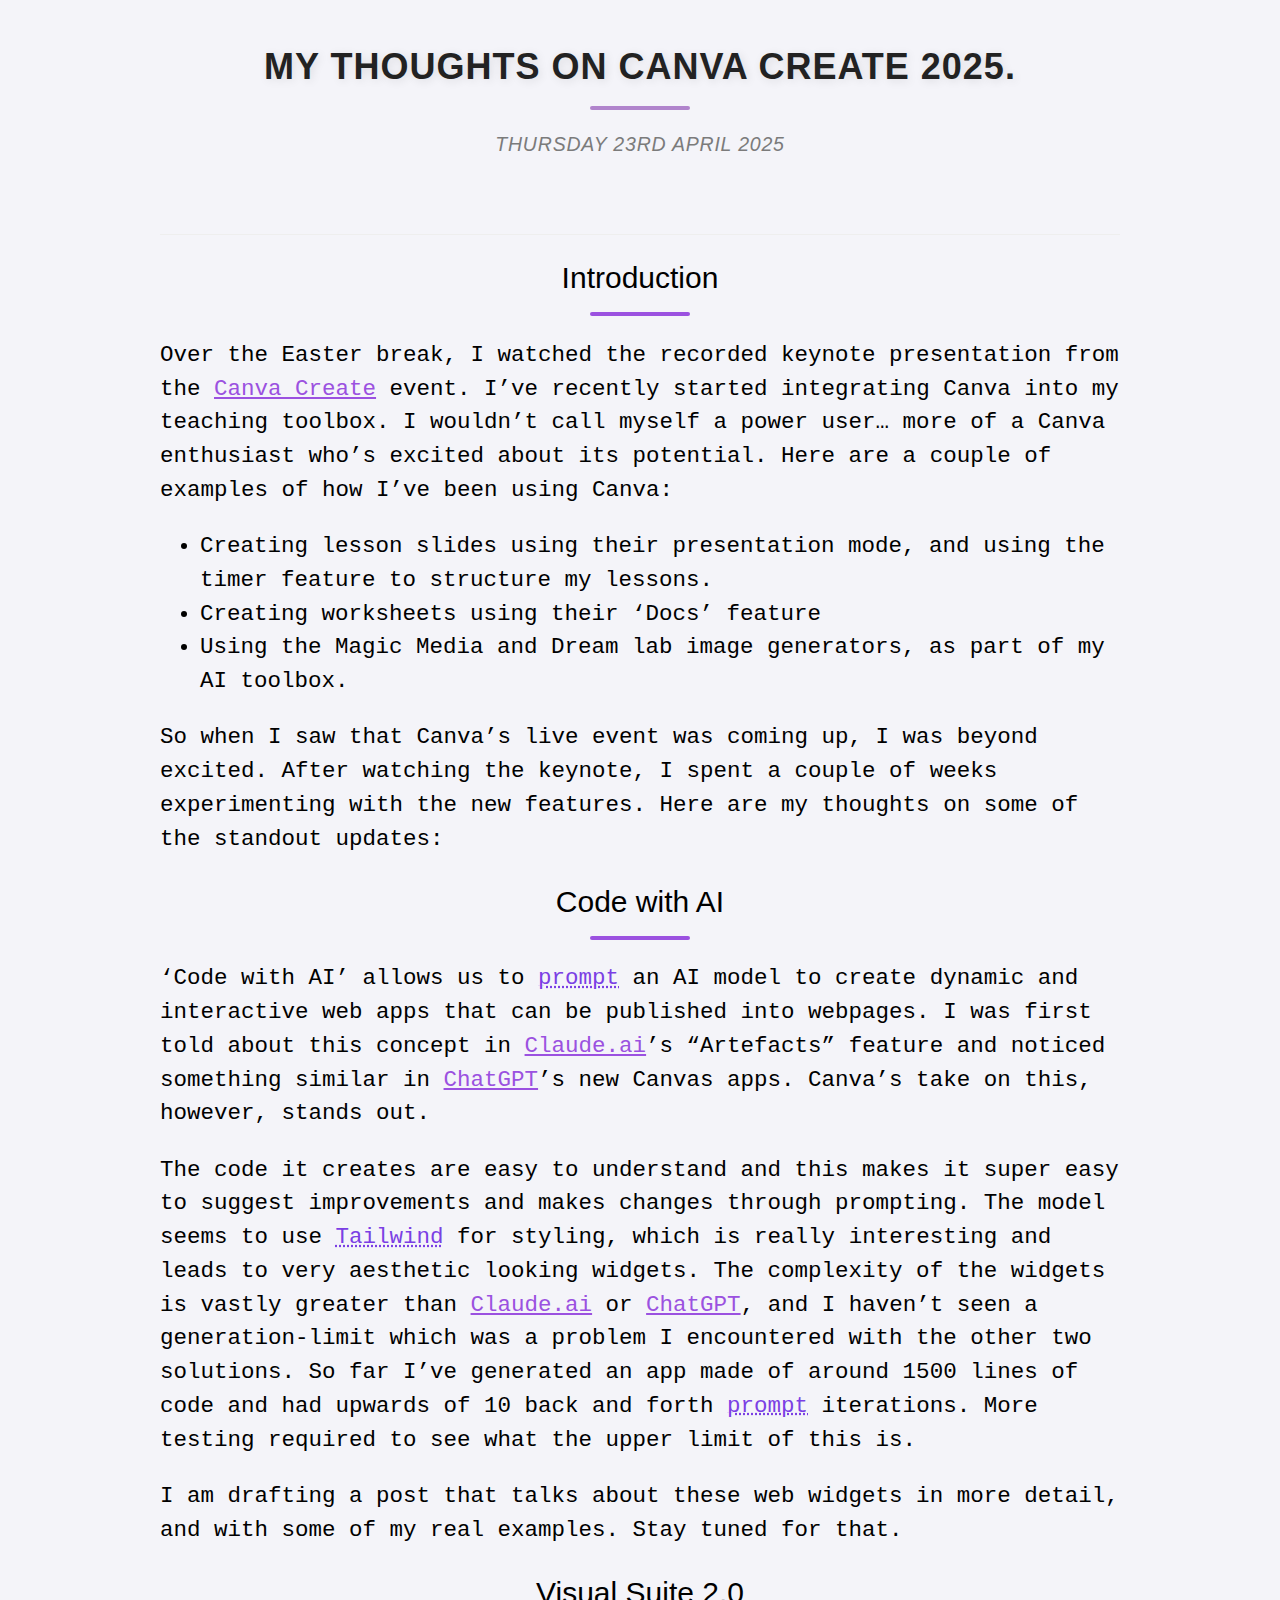
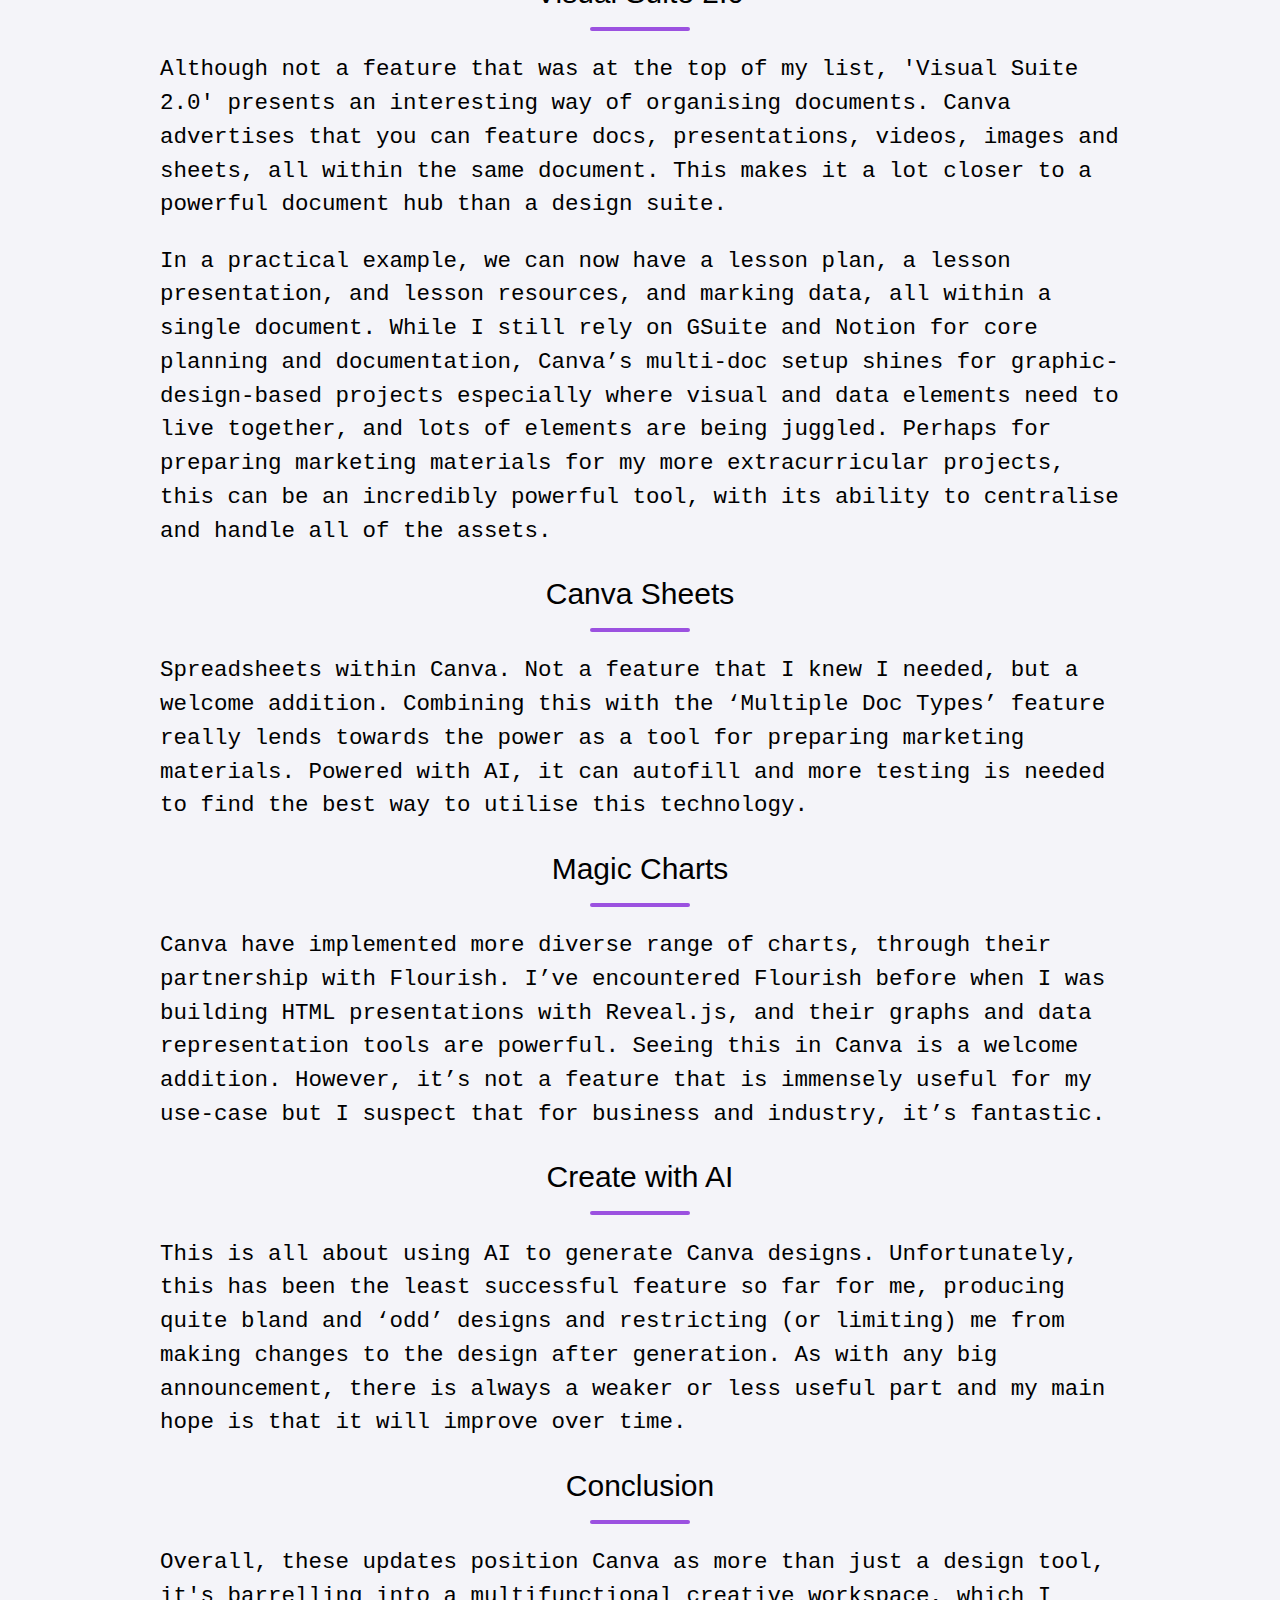
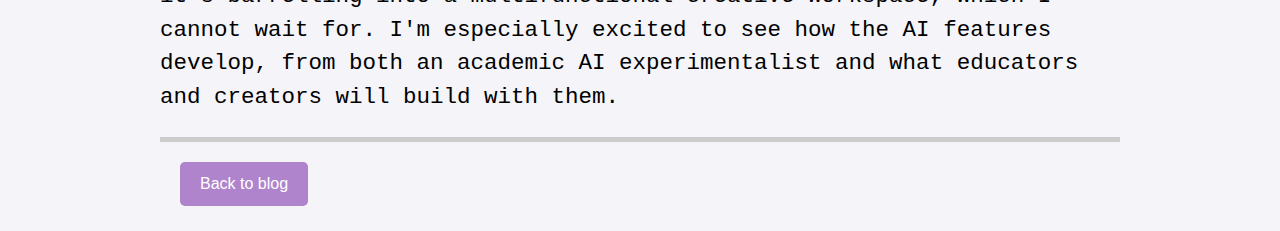
<file: canva-create.html>
<!DOCTYPE html>
<html lang="en">
<head>
  <meta charset="UTF-8" />
  <title>My thoughts on Canva Create 2025.</title>
  <link rel="stylesheet" href="blog.css"/>
  <link rel="stylesheet" href="https://www.w3schools.com/w3css/4/w3.css">
  <link rel="stylesheet" href="https://fonts.googleapis.com/css?family=Raleway">
  <style>
    ul {
      font-family: "Courier New", Courier, monospace !important;
      text-align: left !important;

    }
    li {
      font-family: "Courier New", Courier, monospace !important;
      text-align: left !important;

    }
  </style>

  <meta name="description" content="Exploring the new features from Canva Create 2025. AI-powered design tools, Canva Code, Visual Suite 2.0, Magic Charts, and more. See how these impact teaching and creativity.">
  <meta name="keywords" content="Tommy Hills, Canva Create 2025, Canva Code, Visual Suite, Magic Charts, AI design, teaching tools, AI in education, Canva for teachers">
  <meta property="og:title" content="My thoughts on Canva Create 2025.">
  <meta property="og:description" content="Exploring the new features from Canva Create 2025. AI-powered design tools, Canva Code, Visual Suite 2.0, Magic Charts, and more. See how these impact teaching and creativity.">
  <meta property="og:url" content="https://tommysthoughts.thetommyverse.com/canva-create.html">
  <meta property="og:type" content="article">
</head>

<body>
<div class="page_text_container">
  <div class="page_content">

    <h1><b>My thoughts on Canva Create 2025.</b></h1>
    <h3 class="date">Thursday 23rd April 2025</h3>
    <br> <br>
    <hr>

    <h2>Introduction</h2>

    <p>Over the Easter break, I watched the recorded keynote presentation from the <a id="link" href="https://www.canva.com/canva-create/">Canva Create</a> event. I’ve recently started integrating Canva into my teaching toolbox. I wouldn’t call myself a power user… more of a Canva enthusiast who’s excited about its potential. Here are a couple of examples of how I’ve been using Canva:</p>
    <ul>
    <li>Creating lesson slides using their presentation mode, and using the timer feature to structure my lessons.</li>
      <li>Creating worksheets using their ‘Docs’ feature </li>
    <li>Using the Magic Media and Dream lab image generators, as part of my AI toolbox.</li>
    </ul>
    <p>So when I saw that Canva’s live event was coming up, I was beyond excited. After watching the keynote, I spent a couple of weeks experimenting with the new features. Here are my thoughts on some of the standout updates:</p>

    <h2>Code with AI</h2>

    <p>‘Code with AI’ allows us to prompt an AI model to create dynamic and interactive web apps that can be published into webpages. I was first told about this concept in <a id="link" href="http://claude.ai/">Claude.ai</a>’s “Artefacts” feature and noticed something similar in <a id="link" href="https://chatgpt.com/">ChatGPT</a>’s new Canvas apps. Canva’s take on this, however, stands out.</p>

    <p>The code it creates are easy to understand and this makes it super easy to suggest improvements and makes changes through prompting. The model seems to use Tailwind for styling, which is really interesting and leads to very aesthetic looking widgets. The complexity of the widgets is vastly greater than <a id="link" href="http://claude.ai/">Claude.ai</a> or <a id="link" href="https://chatgpt.com/">ChatGPT</a>, and I haven’t seen a generation-limit which was a problem I encountered with the other two solutions. So far I’ve generated an app made of around 1500 lines of code and had upwards of 10 back and forth prompt iterations. More testing required to see what the upper limit of this is.</p>

    <p>I am drafting a post that talks about these web widgets in more detail, and with some of my real examples. Stay tuned for that.</p>

    <h2>Visual Suite 2.0</h2>

    <p>Although not a feature that was at the top of my list, 'Visual Suite 2.0' presents an interesting way of organising documents. Canva advertises that you can feature docs, presentations, videos, images and sheets, all within the same document. This makes it a lot closer to a powerful document hub than a design suite.</p>

    <p>In a practical example, we can now have a lesson plan, a lesson presentation, and lesson resources, and marking data, all within a single document. While I still rely on GSuite and Notion for core planning and documentation, Canva’s multi-doc setup shines for graphic-design-based projects especially where visual and data elements need to live together, and lots of elements are being juggled. Perhaps for preparing marketing materials for my more extracurricular projects, this can be an incredibly powerful tool, with its ability to centralise and handle all of the assets.</p>

    <h2>Canva Sheets</h2>

    <p>Spreadsheets within Canva. Not a feature that I knew I needed, but a welcome addition. Combining this with the ‘Multiple Doc Types’ feature really lends towards the power as a tool for preparing marketing materials. Powered with AI, it can autofill and more testing is needed to find the best way to utilise this technology.</p>

    <h2>Magic Charts</h2>

    <p>Canva have implemented more diverse range of charts, through their partnership with Flourish. I’ve encountered Flourish before when I was building HTML presentations with Reveal.js, and their graphs and data representation tools are powerful. Seeing this in Canva is a welcome addition. However, it’s not a feature that is immensely useful for my use-case but I suspect that for business and industry, it’s fantastic.</p>

    <h2>Create with AI</h2>

    <p>This is all about using AI to generate Canva designs. Unfortunately, this has been the least successful feature so far for me, producing quite bland and ‘odd’ designs and restricting (or limiting) me from making changes to the design after generation. As with any big announcement, there is always a weaker or less useful part and my main hope is that it will improve over time.</p>

    <h2>Conclusion</h2>

    <p>Overall, these updates position Canva as more than just a design tool, it's barrelling into a multifunctional creative workspace, which I cannot wait for. I'm especially excited to see how the AI features develop, from both an academic AI experimentalist and what educators and creators will build with them.</p>

    <footer>
      <p>
        <button onclick="location.href='https://tommysthoughts.thetommyverse.com';">Back to blog</button>
      </p>
    </footer>
  </div>
</div>
</body>

<script src="glossary.js"></script>

</html>
</file>
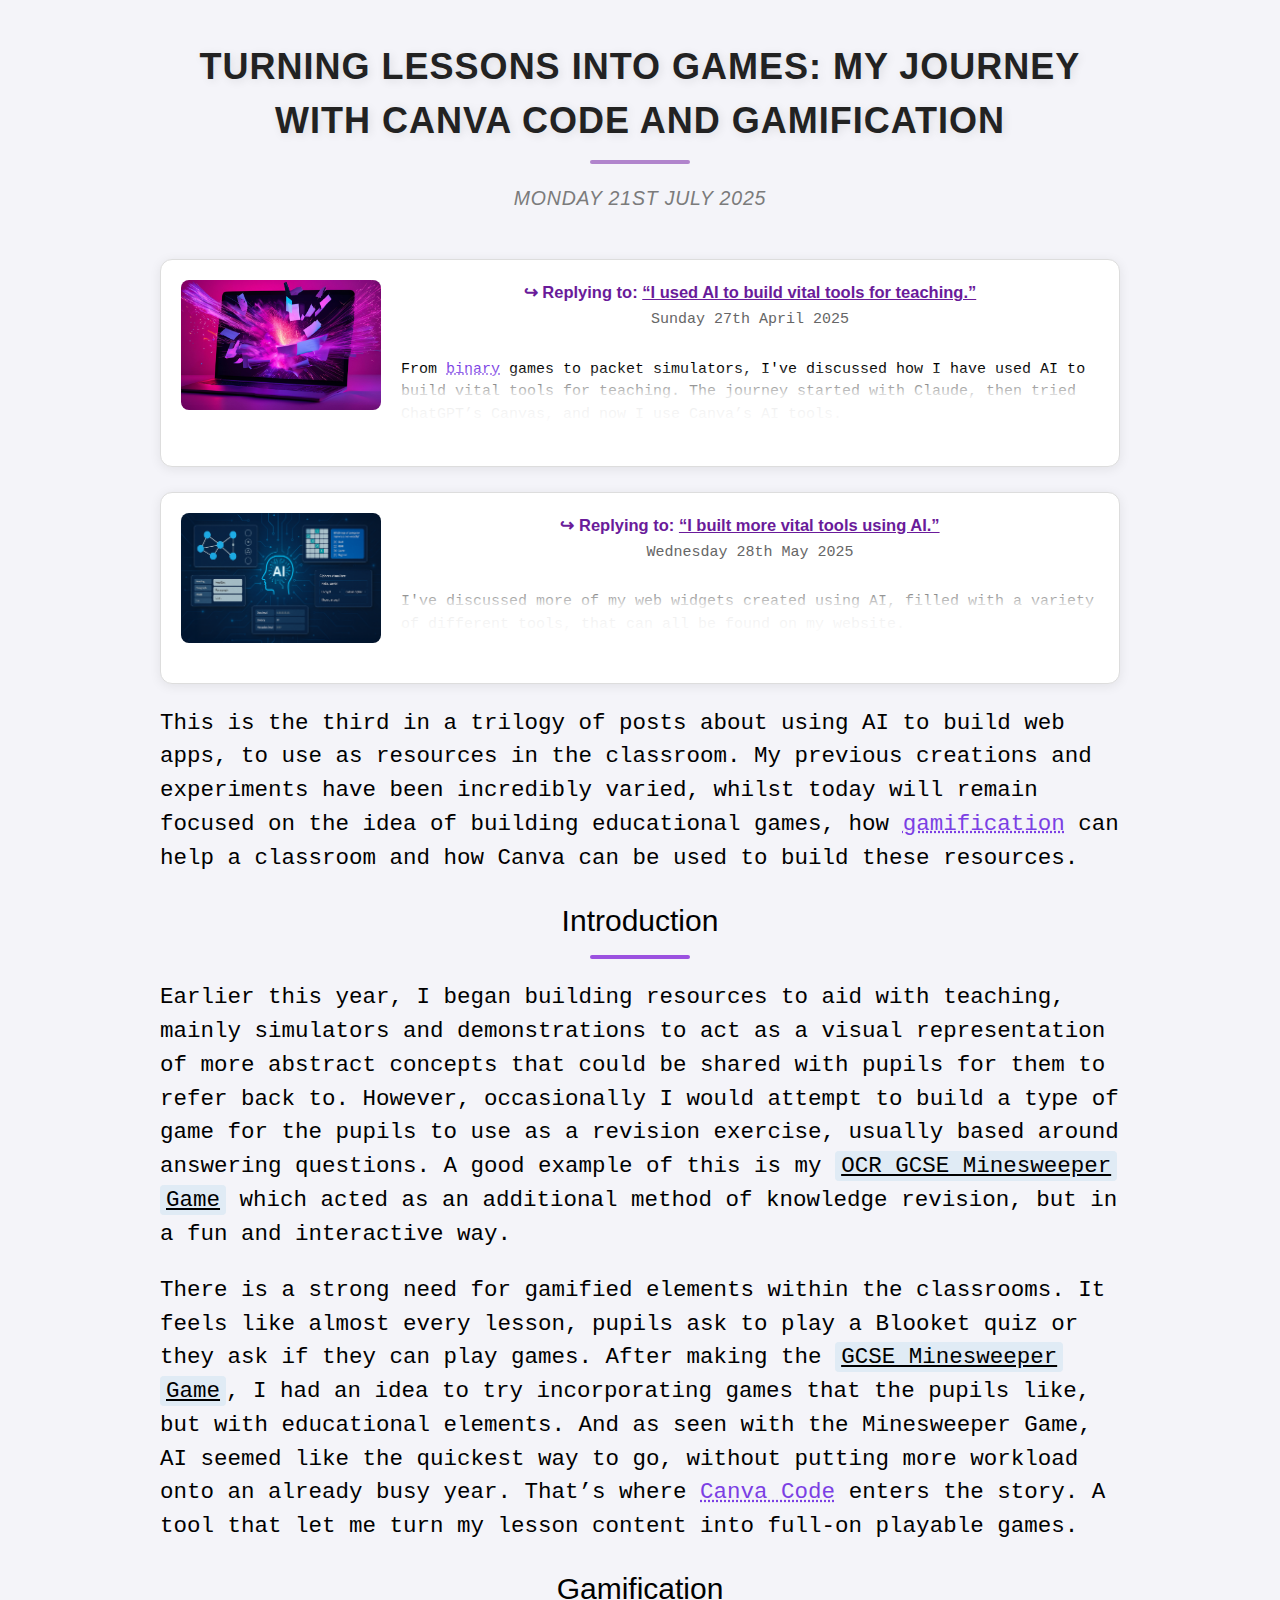
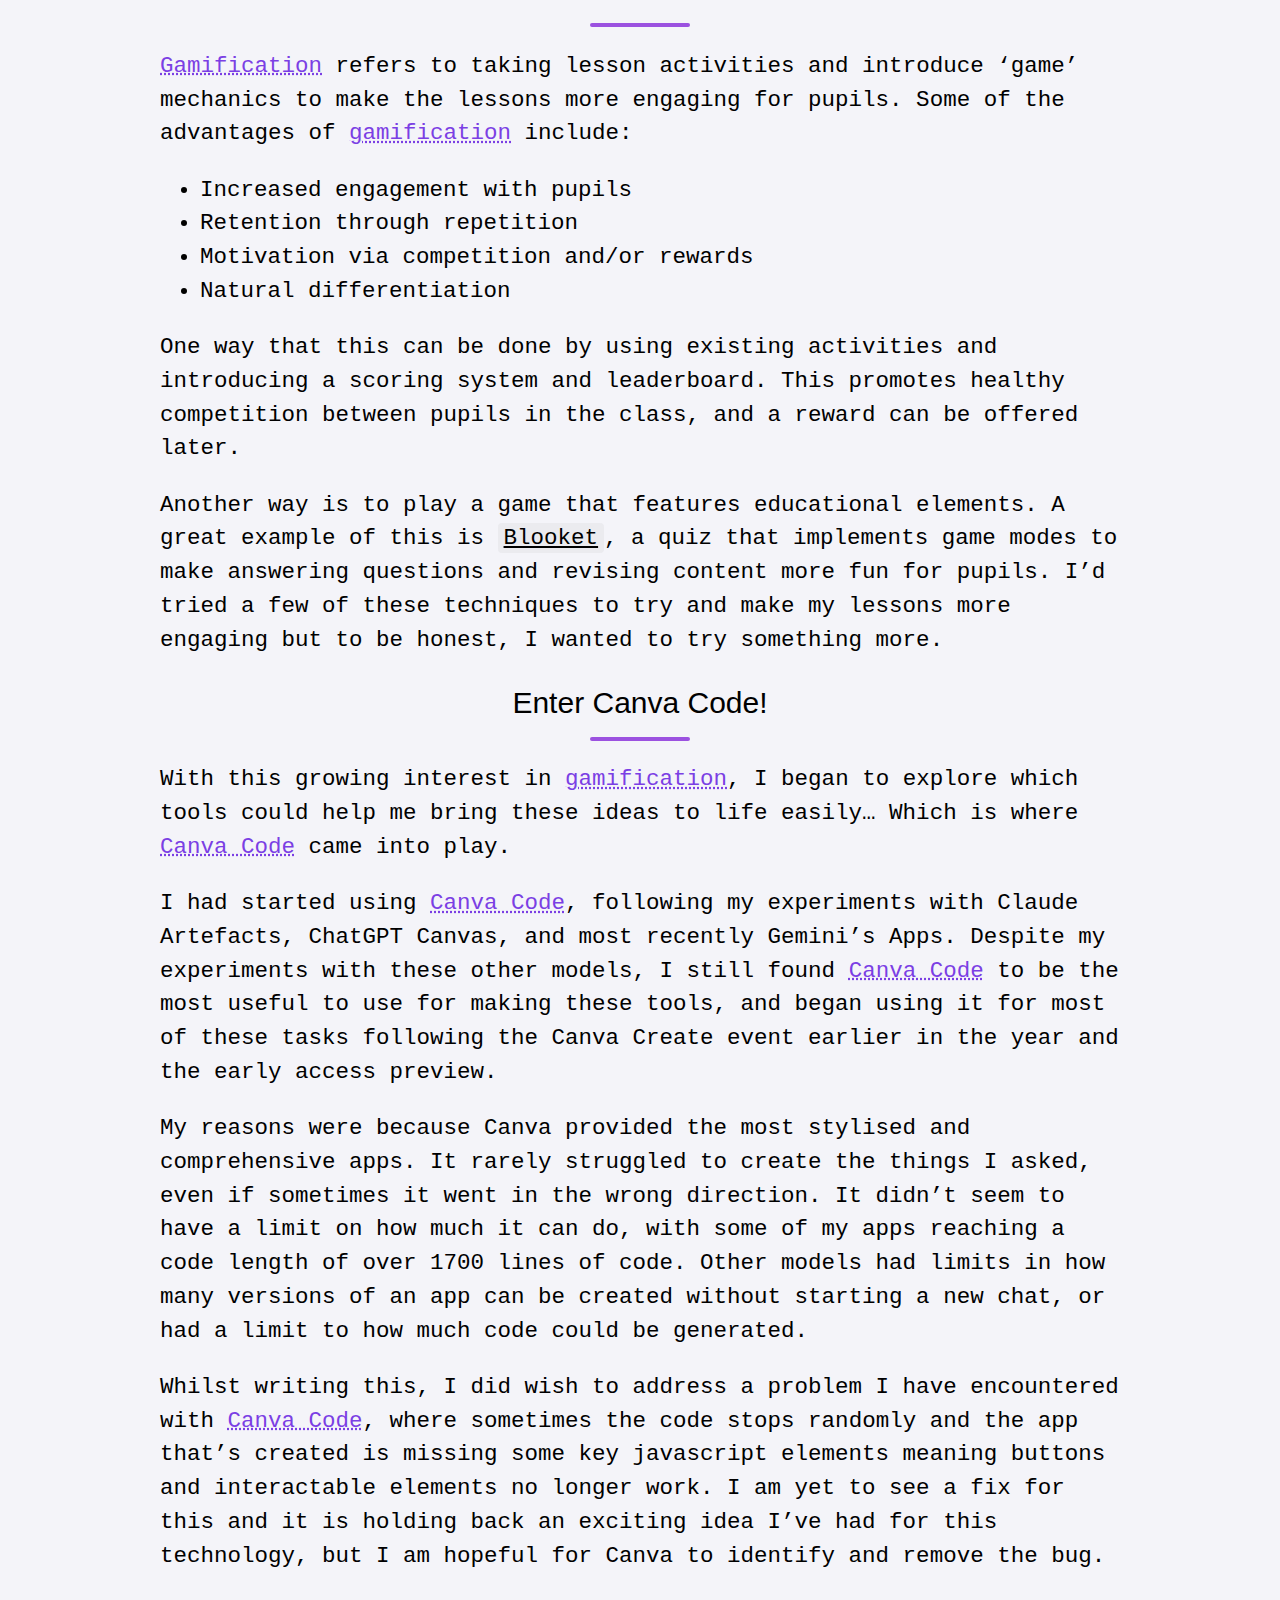
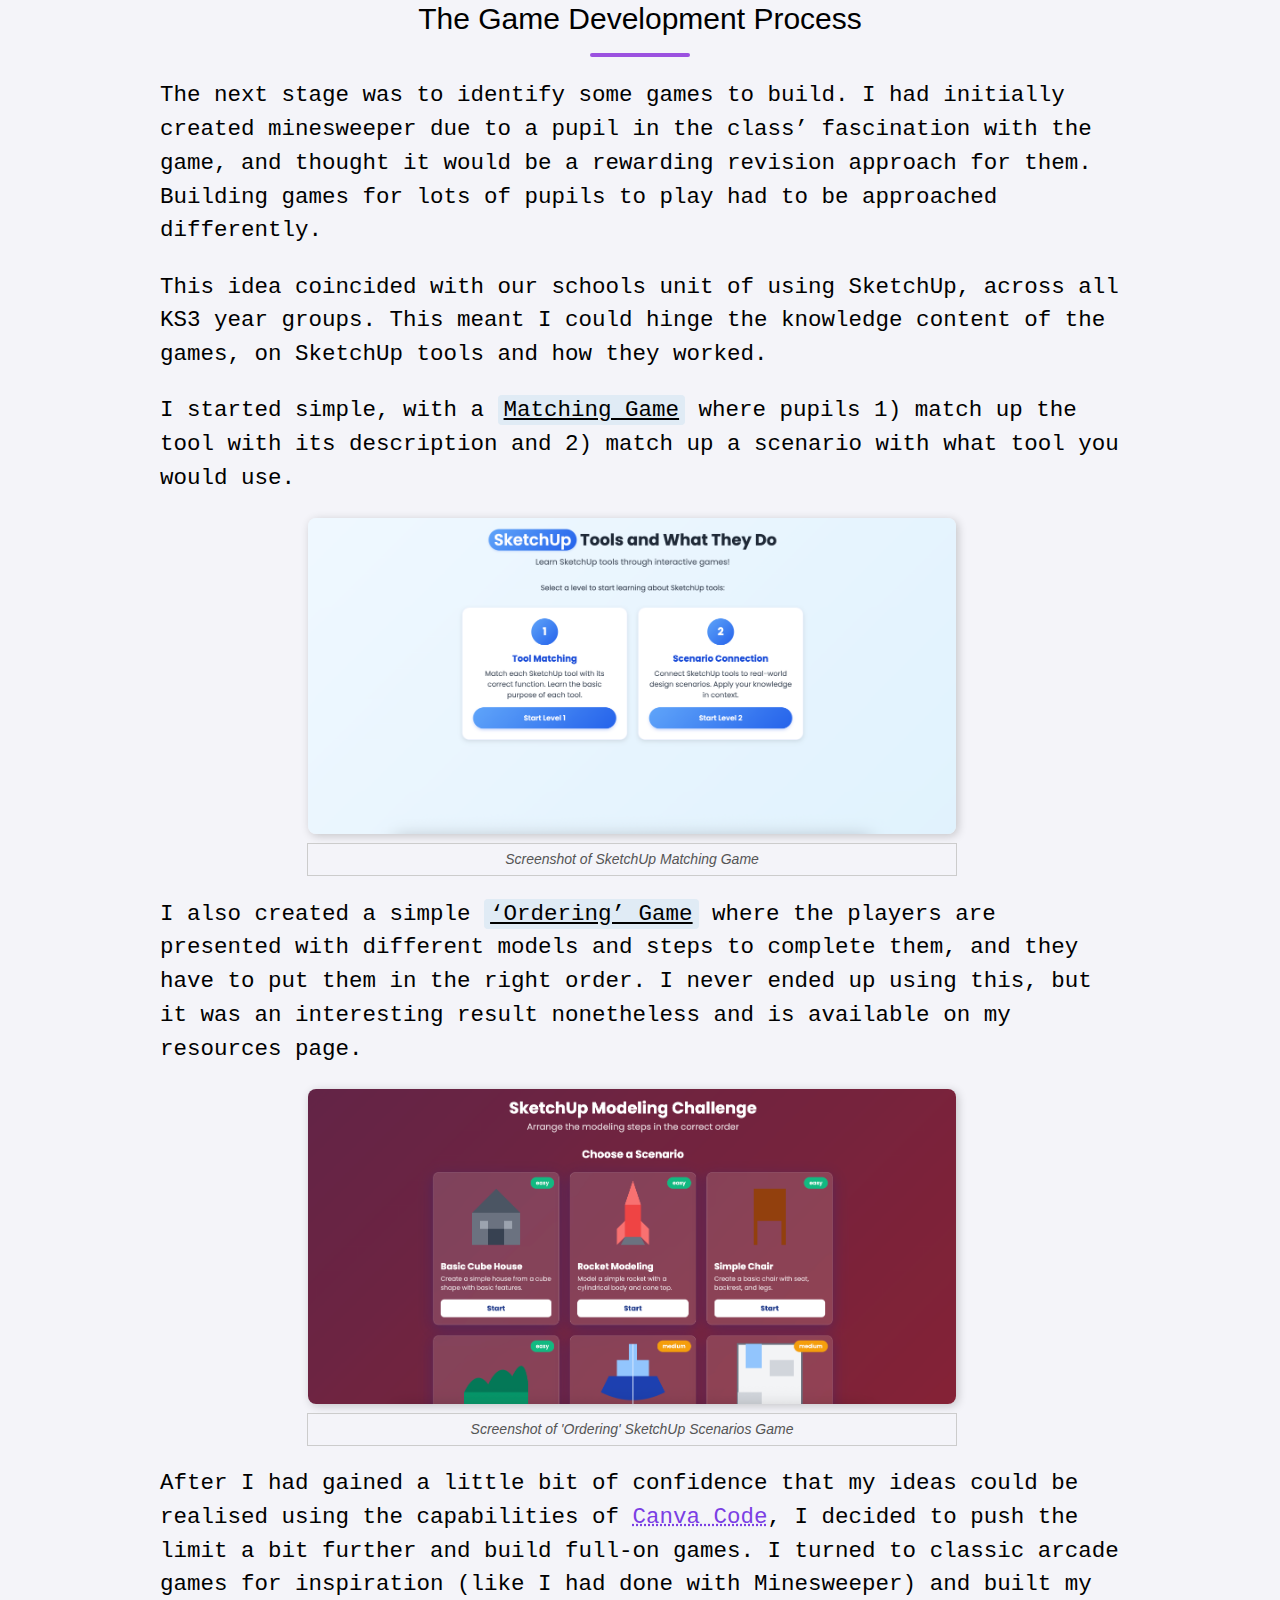
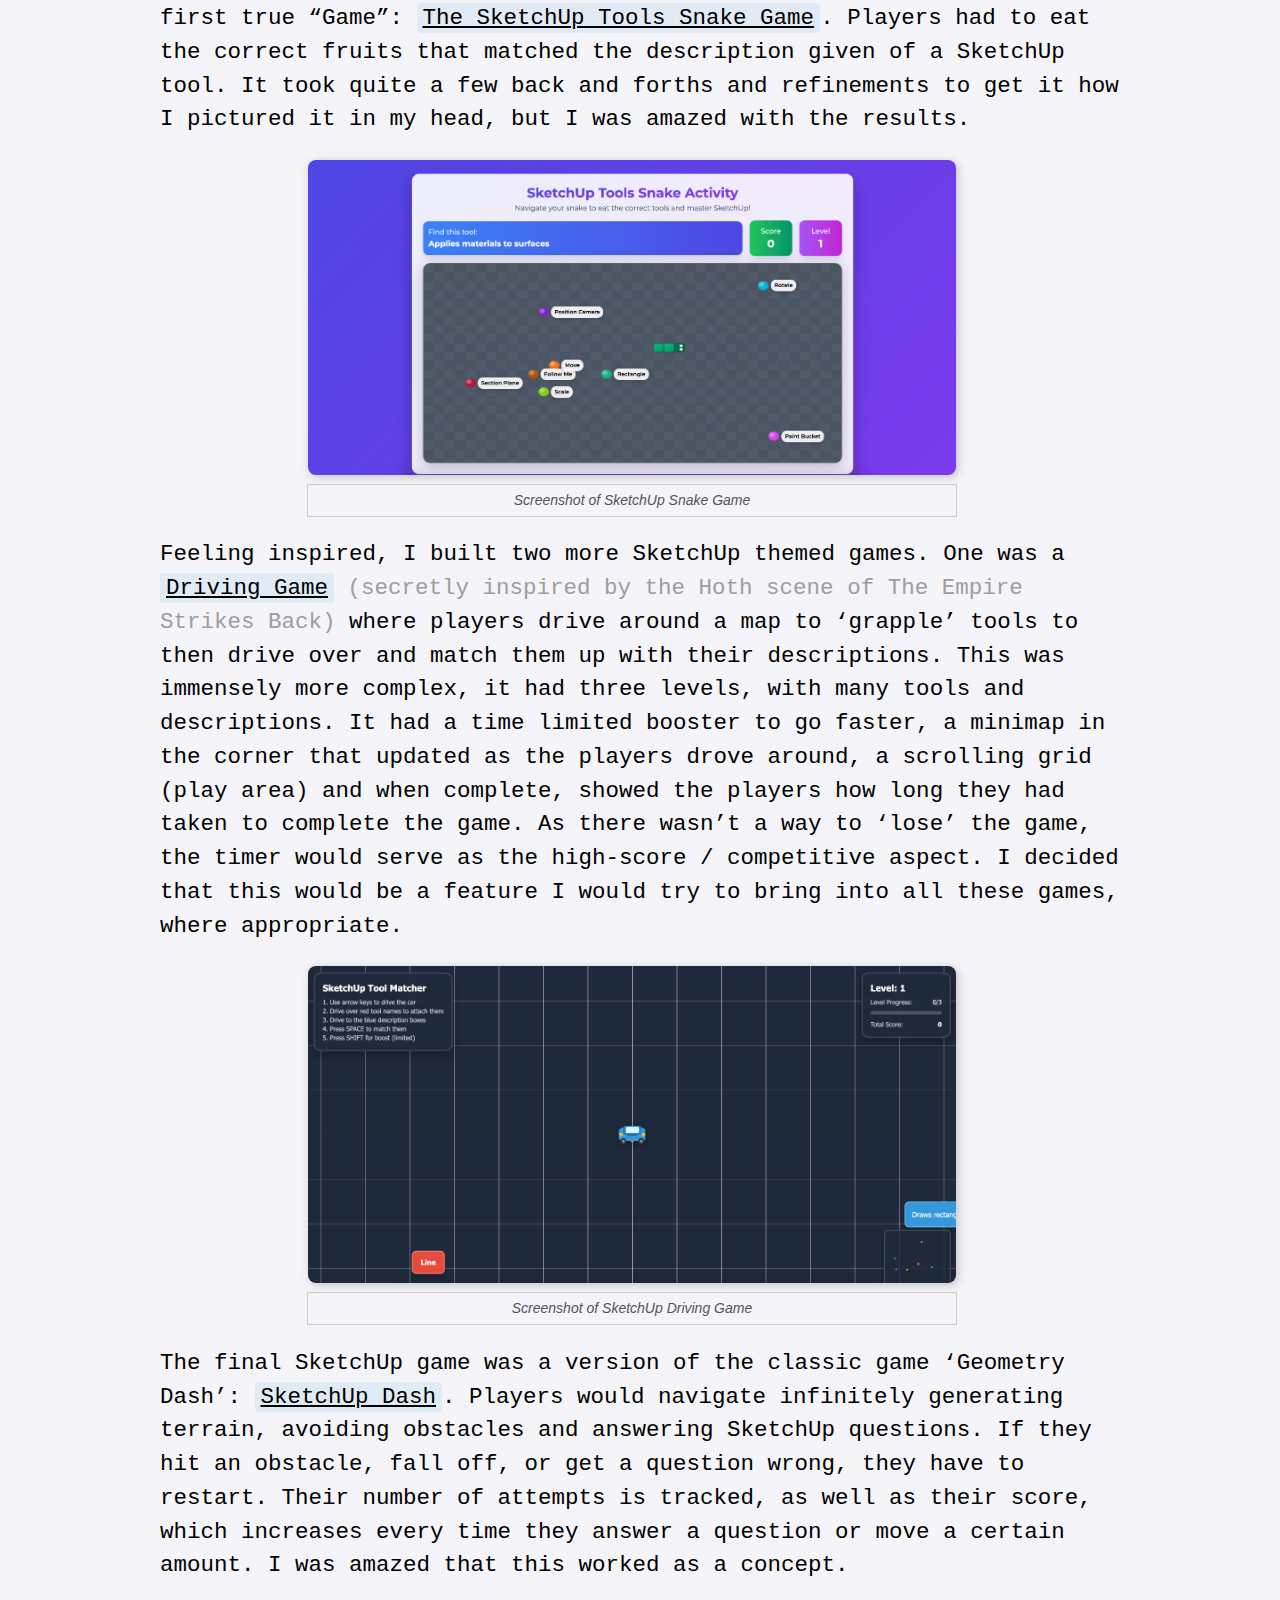
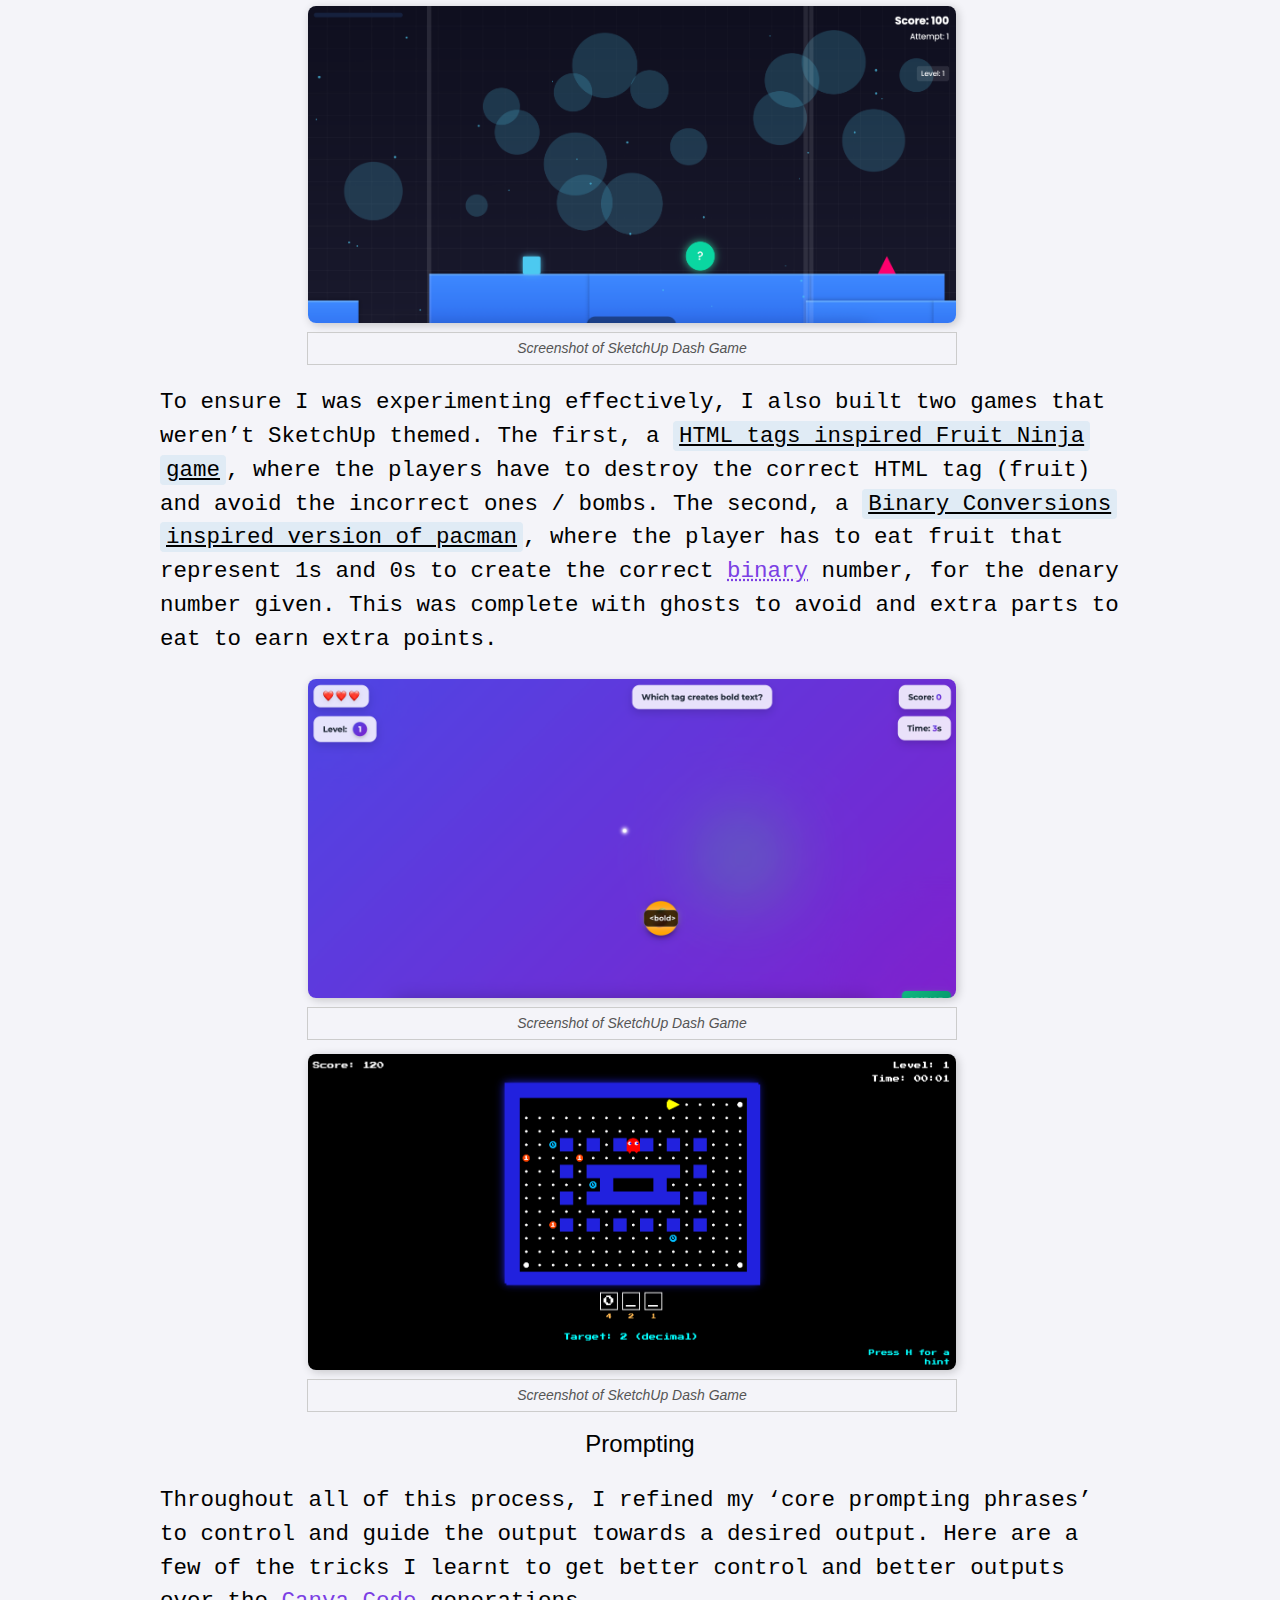
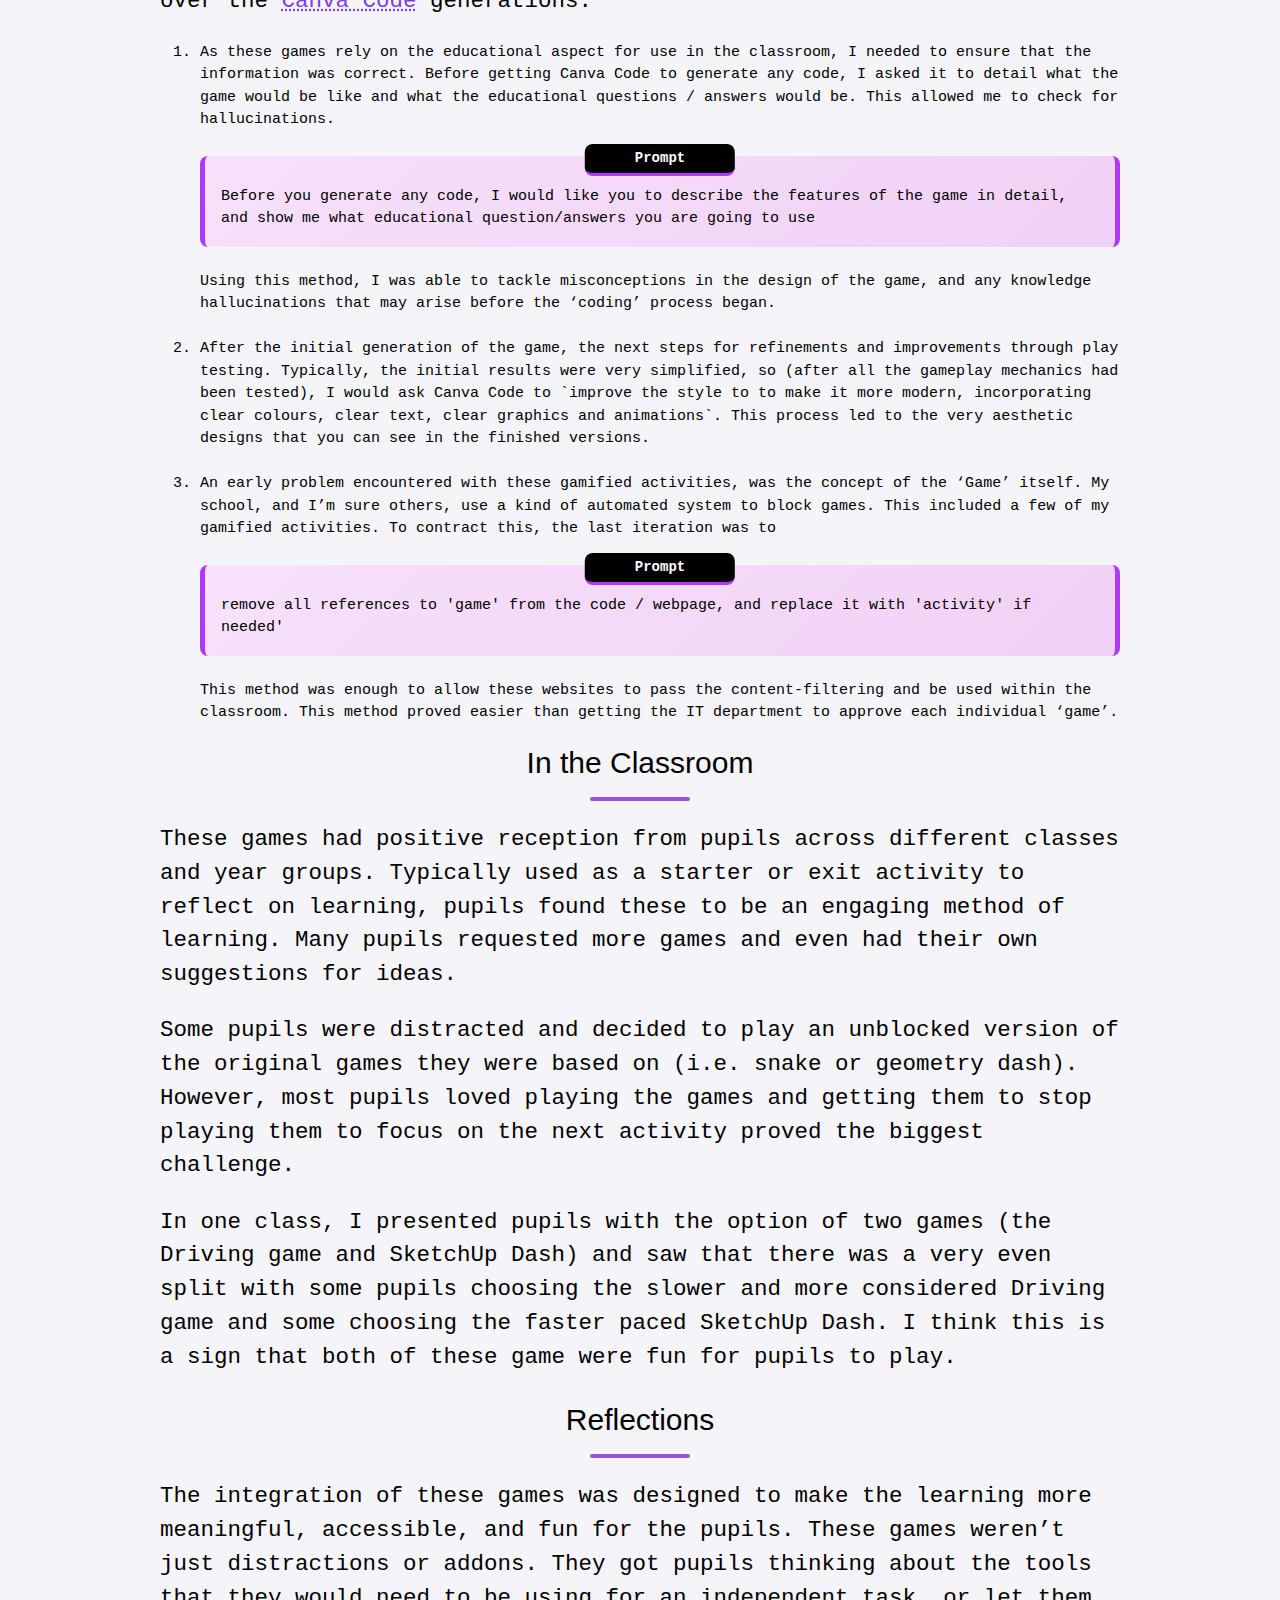
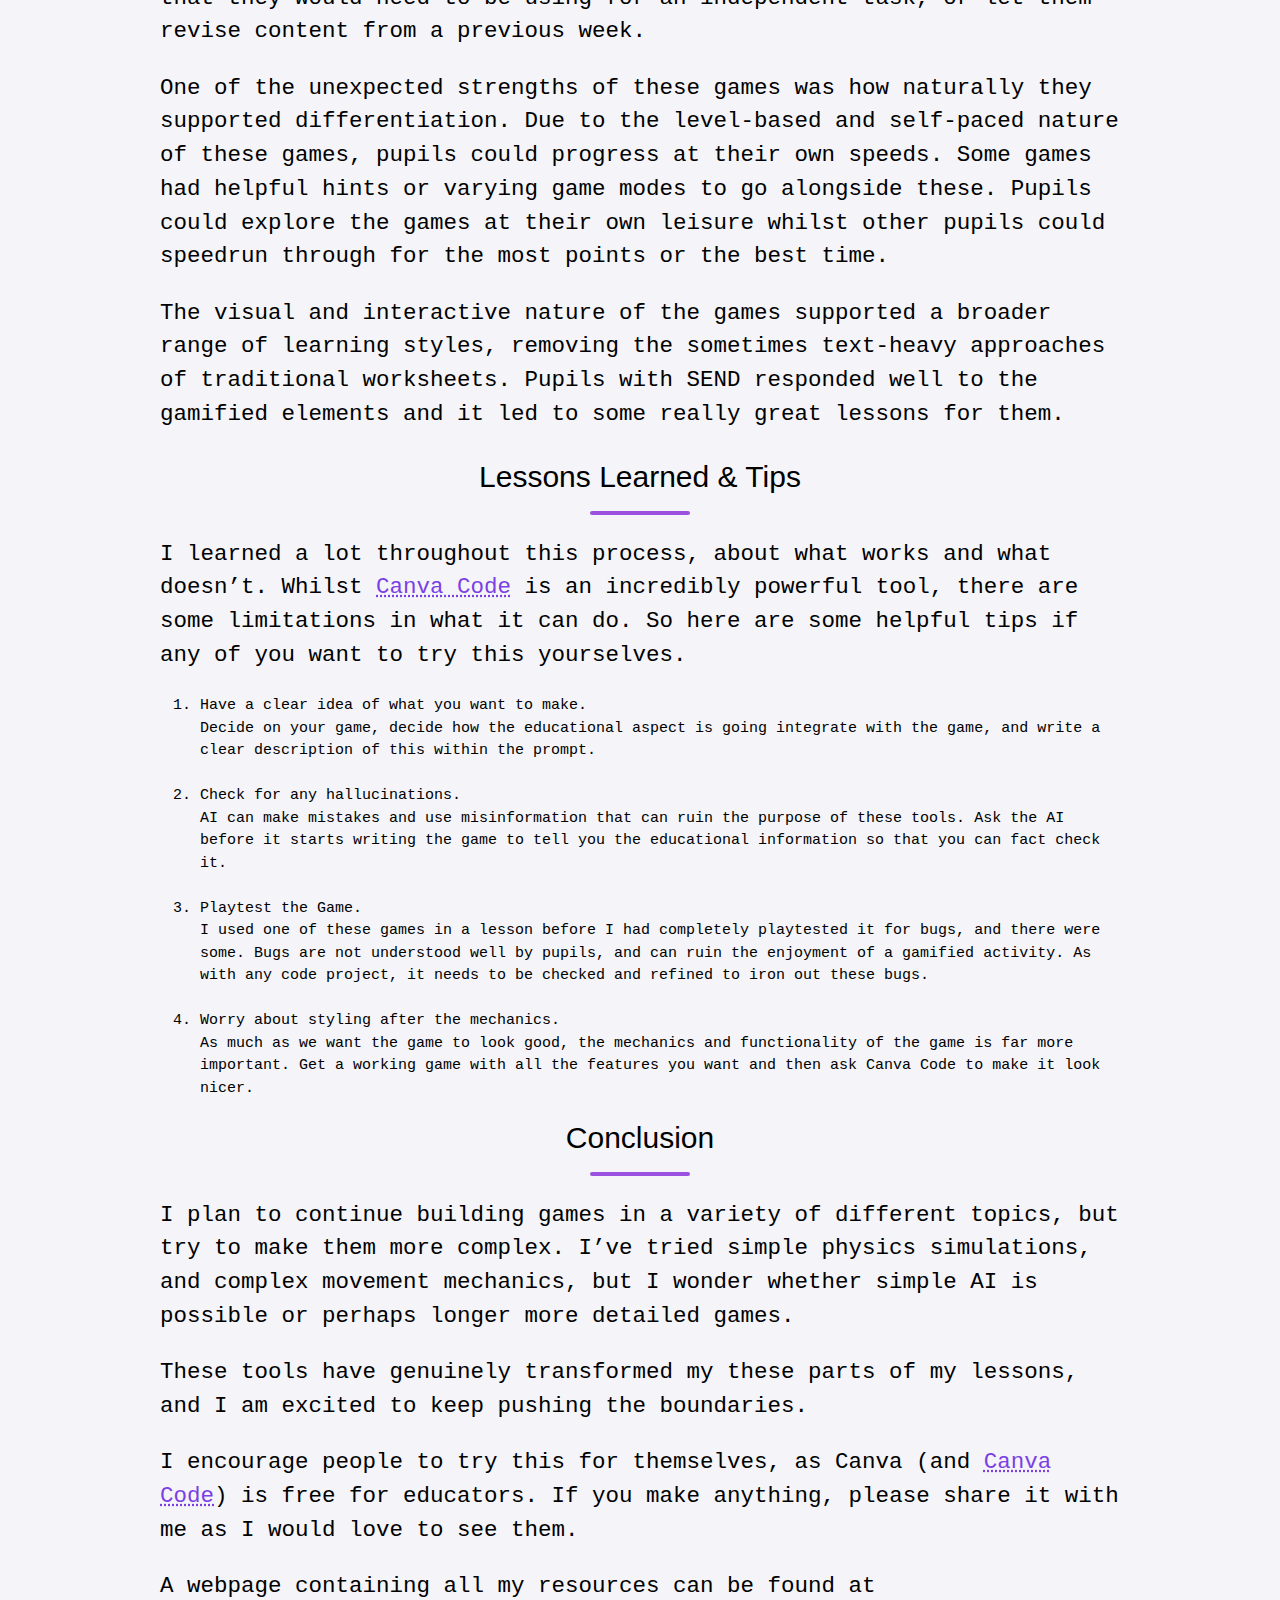
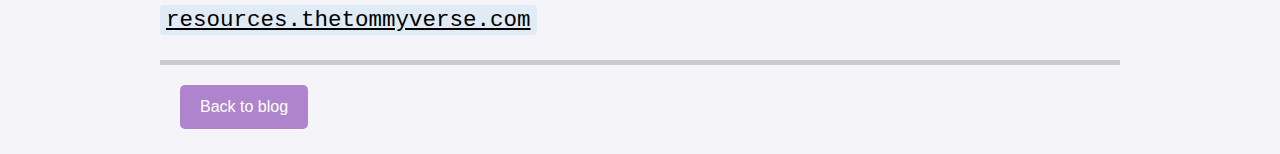
<file: gamification-with-ai.html>
<!DOCTYPE html>
<html lang="en">
<head>
  <meta charset="UTF-8" />
  <title>Turning Lessons into Games: My Journey with Canva Code and Gamification</title>

  <link rel="stylesheet" href="blog.css"/>
  <link rel="stylesheet" href="https://www.w3schools.com/w3css/4/w3.css">
  <link rel="stylesheet" href="https://fonts.googleapis.com/css?family=Raleway">
  <style>
    ul {
      font-family: "Courier New", Courier, monospace !important;
      text-align: left !important;

    }
    li {
      font-family: "Courier New", Courier, monospace !important;
      text-align: left !important;

    }

    .fancy-reply-card {
      margin-top: -50px;
      border-radius: 12px;
      border: 1px solid #ddd;
      background: #ffffff;
      box-shadow: 0 2px 12px rgba(0,0,0,0.08);
      font-family: "Raleway", sans-serif;
      overflow: hidden;
      transition: max-height 3s ease, box-shadow 3s ease;
      max-height: 300px;
      cursor: pointer;
      position: relative;
      font-size: 10px;
    }

    .fancy-reply-card.expanded {
      max-height: 2000px;
      box-shadow: 0 4px 20px rgba(0,0,0,0.12);
    }

    .reply-card-top {
      display: flex;
      flex-direction: row;
      padding: 20px;
      gap: 20px;
    }

    /* Default thumbnail size */
    .reply-thumbnail {
      width: 200px;
      height: 130px;
      object-fit: cover;
      border-radius: 8px;
      flex-shrink: 0;
    }


    /* Full stacking layout for small mobile screens */
    @media (max-width: 700px) {
      .reply-card-top {
        flex-direction: column;
        align-items: center;
        text-align: center;
      }

      .fancy-reply-card {
        transition: max-height 3s ease, box-shadow 3s ease;
      }

      .reply-thumbnail {
        width: 70%;
        height: auto;
        transition: width 2s;
      }

      .reply-top-right {
        margin-top: 15px;
        text-align: left;
      }
    }

    .reply-top-right {
      flex: 1;
      display: flex;
      flex-direction: column;
      position: relative;
    }

    .reply-title {
      color: #6a1b9a;
      font-weight: 600;
      font-size: 1.1rem;
      margin: 0;
    }

    .reply-date {
      color: #666;
      margin: 4px 0 12px 0;
      text-align: center;
    }

    .reply-preview-text-wrapper {
      position: relative;
      max-height: 100px;
      overflow: hidden;
    }



    .fancy-reply-card.expanded .reply-preview-text-wrapper {
      max-height: none;
    }

    .reply-preview-text {
      margin-bottom: 0;
    }

    .fadeout-overlay {
      position: absolute;
      bottom: 0;
      left: 0;
      right: 0;
      height: 60px;
      background: linear-gradient(to bottom, rgba(255,255,255,0), rgba(255,255,255,0.9), #fff);
      pointer-events: none;
      opacity: 1;
      transition: opacity 0.4s ease;
      border-bottom-left-radius: 12px;
      border-bottom-right-radius: 12px;
      z-index: 2;
    }

    .fancy-reply-card.expanded .fadeout-overlay {
      opacity: 0;
    }

    .reply-full-content {
      padding: 0 20px 20px 20px;
      opacity: 0;
      max-height: 0;
      overflow: hidden;
      transition: max-height 0.6s ease, opacity 0.4s ease;
    }

    .fancy-reply-card.expanded .reply-full-content {
      opacity: 1;
      max-height: 2000px;
    }

    /* Responsive adjustments */
    @media (max-width: 700px) {
      .reply-card-top {
        flex-direction: column;
        align-items: center;
        text-align: center;
      }


      .reply-top-right {
        margin-top: 15px;
        text-align: left;
      }
    }

  </style>



  <!-- TODO -->
  <!-- Meta Tags for SEO and Social Sharing -->
  <meta name="description" content="Discover how Tommy Hills uses Canva Code to create interactive, AI-powered classroom games. A practical guide to gamification and AI in education.">
  <meta name="keywords" content="Tommy Hills, AI widgets, web widgets with AI, Canva Code, teaching tools, AI in education, interactive lessons, AI teaching resources, Canva for teaching, gamified learning, educational games, classroom engagement">

  <!-- Open Graph (OG) Tags for Social Sharing -->
  <meta property="og:title" content="Turning Lessons into Games! Gamification with Canva Code">
  <meta property="og:description" content="Explore how AI and Canva Code helped transform revision into interactive, playable classroom tools. From Minesweeper to Snake to SketchUp Dash, discover practical tips and success stories.">
  <meta property="og:url" content="https://tommysthoughts.thetommyverse.com/gamification-with-ai.html">
  <meta property="og:type" content="article">
</head>

<body>
<div class="page_text_container">
  <div class="page_content">

    <h1><b>Turning Lessons into Games: My Journey with Canva Code and Gamification</b></h1>
    <h3 class="date">Monday 21st July 2025</h3>
    <br> <br>
    <hr>

    <div class="fancy-reply-card" style="margin-bottom: 75px;" onclick="toggleReplyPreview(this)">
      <div class="reply-card-top">
        <img src="/Media/AI%20Widgets%20Blog%20Post%20Background.png" alt="Preview image for previous post" class="reply-thumbnail" />
        <div class="reply-top-right">
          <h3 class="reply-title">↪ Replying to: <a href="web-widgets-with-ai.html">“I used AI to build vital tools for teaching.”</a></h3>
          <p class="reply-date">Sunday 27th April 2025</p>
          <div class="reply-preview-text-wrapper">
            <p class="reply-preview-text">
              From binary games to packet simulators, I've discussed how I have used AI to build vital tools for teaching. The journey started with Claude, then tried ChatGPT’s Canvas, and now I use Canva’s AI tools.
            </p>
            <div class="fadeout-overlay"></div>
          </div>
        </div>
      </div>

      <div class="reply-full-content">
        <h4>Introduction</h4>

        <p>During our first Teach First in-person training day, we were given a talk from <a id="link" href="https://www.linkedin.com/in/becci-peters/">Becci Peters</a> about a unique use of LLM models, specifically <a id="link" href="http://Claude.ai">Claude.ai</a>. This use was creating generated artefacts, react-based webpages that can be shared with the public via a URL. During the training day we were encouraged to build a tool for teaching, and I built a small binary number converter widget.</p>

        <p>Although only given 10 minutes or so to write a prompt and generate a widget, I could already see the potential, combining this feature with my own experience of prompt engineering. All I needed was a useful application for this tool in the classroom, and at the end of Term 1, an opportunity presented itself.</p>

        <h4>Claude AI Artefacts</h4>

        <p>I used these technology to build a searching and sorting algorithms visualiser for use with my Year 11 pupils. The wonderful features of this widget is being able to pick which sort or sort, enter or generate a dataset and then see the algorithm in action. These provided a wonderful demonstration of these algorithms for the pupils to watch and engage with.</p>

        <p>However, I saw potential. I have found that pupils sometimes struggle with the tag-based structure of HTML programming. I needed a simpler interface for pupils to program in HTML. I looked at programs like <a id="link" href="https://scratch.mit.edu/">Scratch</a> and <a id="link" href="https://trinket.io/">Trinket.io</a> that provide block-based programming. I therefore used Claude to build a drag-and-drop <a id="link-alt" href="https://claude.site/artifacts/50af64df-cbd3-4b56-9e64-0b2e5ad7b3b7">‘code editor’</a> for HTML. Pupils can drag the blocks together to build their websites, add images by dragging an image onto the screen and even apply CSS styling via a list on the side of the page. This was the pot realised although there were so problems faced.</p>

        <p>The main problem faced was with the context-length in generations. Claude had a limit on the amount of content (code) the LLM chatbot can generate, and sometimes the code would stop in the middle of the code or not let me prompt the chat any further.</p>

        <p>The solution to this was to create new versions of the tool, with my changes and additions added to the prompt. In other words, regenerate the tool with the changes in a new chat window. This worked but felt incredibly clunky to use and made tweaking and refining the tool quite challenging.</p>

        <h4>ChatGPT Canvas</h4>

        <p>This process soon became available for <a id="link" href="https://chatgpt.com/">ChatGPT</a> through their Canvas feature. This worked a lot better for creating a back-and-forth prompting process and meant I could guide the tool creation much more successfully. I used this to build <a id="link-alt" href="https://chatgpt.com/canvas/shared/67dbc92a8de0819186dc5e914ba90fac">‘The Binary Game’</a>; a worksheet I had designed that I instead gamified into a web widget that the pupils could play. This was a fantastic little creation and the pupils responded really well to it.</p>

        <h4>Canva Code</h4>

        <p>This changed everything!</p>

        <p>Most recently <a id="link" href="https://www.canva.com/">Canva</a> brought out a feature in their Canva Create event called “Canva Code”, where uses can ask Canva to create a webpage / web widget and then it can be used in a design and published to a webpage. Immediately after trying it, the widgets I was able to create were vastly superior to ChatGPT’s Canvas or Claude’s Artefacts. These apps were built using Tailwind for styling, and could create animations, intractable elements and so much more. I’ve been creating tools ever since, with this as my go-to creator, instead of Claude or ChatGPT.</p>

        <p>So far these have included a <a id="link-alt" class="highlight highlight-blue" href="https://lga-resources.my.canva.site/-packet-switching-simulator-v3">‘Packet Switching Simulator’</a>, an improved version of my <a id="link-alt" class="highlight highlight-blue" href="https://lga-resources.my.canva.site/searching-and-sorting-algorithms-visualiser-version-2">‘Searching and Sorting Algorithm Visualiser’</a> and an <a id="link-alt" class="highlight highlight-blue" href="https://lga-resources.my.canva.site/website-interactive-demo">‘interactive web design demo’</a>. I’ve put the ‘Packet Switching Simulator’ into my lesson when teaching networks to Year 7 pupils, and they loved it. It’s already on version 3, as I’ve kept thinking of changes and improvements to make to it. Also with this network’s topic, I built a <a id="link-alt" class="highlight highlight-blue" href="https://lga-resources.my.canva.site/network-bandwidth-simulator">‘Network Bandwidth Simulator'</a> to show more devices and data affect the speed of the network.</p>

        <p>So far I have not noticed a context or generation limit and have been able to generate apps with upwards of 1200 lines of code. There’s also been no limit to the number of prompts I have been able to send, with upwards of 12 back and forths for my ‘interactive web design demo’ app.</p>

        <h4>Conclusion</h4>

        <p>This is the best use of AI models in teaching, in my opinion. Taking an idea we have and want to show to our pupils, and making it a reality, quickly and easily. To build this ourselves would take far too long, alongside the normal teacher workload, so this speeds up creating more interactive and engaging lessons. I cannot wait to try this more and take it even further.</p>
      </div>
    </div>
    <div class="fancy-reply-card" onclick="toggleReplyPreview(this)">
      <div class="reply-card-top">
        <img src="/Media/more-ai-widgets.png" alt="Preview image for previous post" class="reply-thumbnail" />
        <div class="reply-top-right">
          <h3 class="reply-title">↪ Replying to: <a href="web-widgets-with-ai.html">“I built more vital tools using AI.”</a></h3>
          <p class="reply-date">Wednesday 28th May 2025</p>
          <div class="reply-preview-text-wrapper">
            <p class="reply-preview-text">
              I've discussed more of my web widgets created using AI, filled with a variety of different tools, that can all be found on my website.
            </p>
            <div class="fadeout-overlay"></div>
          </div>
        </div>
      </div>

      <div class="reply-full-content">
        <p>
          Since my last post about using AI to build interactive webpages to help teaching, I've experimented with creating even more resources that I wish to detail here for your own use. These were built using Canva Code, by far the best solution for creating these interactive pages, at present.
        </p>

        <h3><a id="link-alt" class="highlight highlight-blue" href="https://lga-resources.my.canva.site/interactive-network-building">Networks (Topology) Builder - Game</a></h3>
        <p>A game that invites users to connect components together to create different networks. The later levels focus on Network Topologies such as Star, Bus, Ring, etc.). A great visual tool for understanding how networks can be arranged.</p>

        <figure>
          <img src="/Media/More-Web-Widgets-Screenshots/Networks Builder.webp" alt="Screenshot of Networks (Topology) Builder Game" id="styledImage">
          <figcaption id="imageCaption"></figcaption>
        </figure>
        <br>

        <h3><a id="link-alt" class="highlight highlight-blue" href="https://lga-resources.my.canva.site/revision-minesweeper">Computer Science (OCR) Revision Minesweeper - Game</a></h3>
        <p>For the pupils who enjoy playing games, this game features OCR multiple choice questions built into the traditional game of minesweeper. Questions are asked for each square revealed and as a 'save yourself from losing' last chance.</p>

        <figure>
          <img src="/Media/More-Web-Widgets-Screenshots/Minesweeper.webp" alt="Screenshot of Computer Science Revision Minesweeper Game" id="styledImage2">
          <figcaption id="imageCaption2"></figcaption>
        </figure>
        <br>

        <h3 class="text-blue">HTML Drag-and-Drop Block-Based Editor - Version 2</h3>
        (<a id="link-alt" class="highlight highlight-cyan" href="https://lga-resources.my.canva.site/html-with-blocks">original</a> / <a id="link-alt" class="highlight highlight-cyan" href="https://lga-resources.my.canva.site/drag-and-drop-html-code-editor">alternative</a>)
        <p>The same tool (a drag-and-drop editor for HTML) in two different versions. When building this refined version of my earlier Claude widget, I tried two different approaches that led to different user interfaces of the same toolset.</p>

        <figure>
          <img src="/Media/More-Web-Widgets-Screenshots/HTML_2.webp" alt="Screenshot of (Orginal) HTML Drag-and-Drop Block-Based Editor" id="styledImage3">
          <figcaption id="imageCaption3"></figcaption>
        </figure>

        <figure>
          <img src="/Media/More-Web-Widgets-Screenshots/HTML_1.webp" alt="Screenshot of (Alternative) HTML Drag-and-Drop Block-Based Editor" id="styledImage4">
          <figcaption id="imageCaption4"></figcaption>
        </figure>
        <br>

        <h3><a id="link-alt" class="highlight highlight-blue" href="https://lga-resources.my.canva.site/cipher-visualiser">Ciphers (Encryption/Decryption) Visualiser</a></h3>
        <p>A helpful webpage for encrypting and decrypting messages to teach pupils about ciphers and network security encryption. The Caesar Cipher is the main focus with other more complex ciphers also available.</p>

        <figure>
          <img src="/Media/More-Web-Widgets-Screenshots/Encryption.webp" alt="Screenshot of Encryption/Decryption Visualiser" id="styledImage5">
          <figcaption id="imageCaption5"></figcaption>
        </figure>
        <br>

        <h3><a id="link-alt" class="highlight highlight-blue" href="https://lga-resources.my.canva.site/number-system-converter">Number System Explorer</a></h3>
        <p>Calling back to my first test on that Teach First Training Day, this is a more refined converter between different number systems, including binary, hexadecimal, octal, and Base64. This fits well into a lesson / unit on data representation. The Base64 representation can be compared to YouTube url's (video IDs).</p>

        <figure>
          <img src="/Media/More-Web-Widgets-Screenshots/Data_Representation.webp" alt="Screenshot of Number Systems Explorer" id="styledImage6">
          <figcaption id="imageCaption6"></figcaption>
        </figure>
        <br>

        <h2>Final Comments</h2>
        <p>
          I've learnt even more about developing these interactive webpages using Canva Code. Feel free to use and experiment with these tools (or similar) and please share your own experiences with me.</p>
        <p>I have now begun looking at how this can be used by other subjects outside of Computing / Computing Science. I've already tried some widgets Science, Mathematics and English that perhaps I will write about sometime soon. Needless to say, there is definitely more experimentation to be done.
        </p>

        <p>A webpage containing all my resources can be found at <a id="link-alt" class="highlight highlight-blue" href="http://resources.thetommyverse.com">resources.thetommyverse.com</a></p>
      </div>
    </div>


    <p>This is the third in a trilogy of posts about using AI to build web apps, to use as resources in the classroom. My previous creations and experiments have been incredibly varied, whilst today will remain focused on the idea of building educational games, how gamification can help a classroom and how Canva can be used to build these resources.</p>

    <h2>Introduction</h2>
    <p>Earlier this year, I began building resources to aid with teaching, mainly simulators and demonstrations to act as a visual representation of more abstract concepts that could be shared with pupils for them to refer back to. However, occasionally I would attempt to build a type of game for the pupils to use as a revision exercise, usually based around answering questions. A good example of this is my <a id="link-alt" class="highlight highlight-blue" href="https://lga-resources.my.canva.site/revision-minesweeper">OCR GCSE Minesweeper Game</a> which acted as an additional method of knowledge revision, but in a fun and interactive way.</p>

    <p>There is a strong need for gamified elements within the classrooms. It feels like almost every lesson, pupils ask to play a Blooket quiz or they ask if they can play games. After making the <a id="link-alt" class="highlight highlight-blue" href="https://lga-resources.my.canva.site/revision-minesweeper">GCSE Minesweeper Game</a>, I had an idea to try incorporating games that the pupils like, but with educational elements. And as seen with the Minesweeper Game, AI seemed like the quickest way to go, without putting more workload onto an already busy year. That’s where Canva Code enters the story. A tool that let me turn my lesson content into full-on playable games.</p>

    <h2>Gamification</h2>

    <p>Gamification refers to taking lesson activities and introduce ‘game’ mechanics to make the lessons more engaging for pupils. Some of the advantages of gamification include:</p>

    <ul>
    <li>Increased engagement with pupils</li>
      <li>Retention through repetition</li>
    <li>Motivation via competition and/or rewards</li>
    <li>Natural differentiation</li>
    </ul>
    <p>One way that this can be done by using existing activities and introducing a scoring system and leaderboard. This promotes healthy competition between pupils in the class, and a reward can be offered later.</p>

    <p>Another way is to play a game that features educational elements. A great example of this is <a id="link-alt" class="highlight highlight-grey" href="https://www.blooket.com/">Blooket</a>, a quiz that implements game modes to make answering questions and revising content more fun for pupils. I’d tried a few of these techniques to try and make my lessons more engaging but to be honest, I wanted to try something more.</p>

    <h2>Enter Canva Code!</h2>

    <p>With this growing interest in gamification, I began to explore which tools could help me bring these ideas to life easily… Which is where Canva Code came into play.</p>

    <p>I had started using Canva Code, following my experiments with Claude Artefacts, ChatGPT Canvas, and most recently Gemini’s Apps. Despite my experiments with these other models, I still found Canva Code to be the most useful to use for making these tools, and began using it for most of these tasks following the Canva Create event earlier in the year and the early access preview.</p>

    <p>My reasons were because Canva provided the most stylised and comprehensive apps. It rarely struggled to create the things I asked, even if sometimes it went in the wrong direction. It didn’t seem to have a limit on how much it can do, with some of my apps reaching a code length of over 1700 lines of code. Other models had limits in how many versions of an app can be created without starting a new chat, or had a limit to how much code could be generated.</p>

    <p>Whilst writing this, I did wish to address a problem I have encountered with Canva Code, where sometimes the code stops randomly and the app that’s created is missing some key javascript elements meaning buttons and interactable elements no longer work. I am yet to see a fix for this and it is holding back an exciting idea I’ve had for this technology, but I am hopeful for Canva to identify and remove the bug.</p>

    <h2>The Game Development Process</h2>

    <p>The next stage was to identify some games to build. I had initially created minesweeper due to a pupil in the class’ fascination with the game, and thought it would be a rewarding revision approach for them. Building games for lots of pupils to play had to be approached differently.</p>

    <p>This idea coincided with our schools unit of using SketchUp, across all KS3 year groups. This meant I could hinge the knowledge content of the games, on SketchUp tools and how they worked.</p>

    <p>I started simple, with a <a id="link-alt" class="highlight highlight-blue" href="https://lga-resources.my.canva.site/interactive-sketchup-games">Matching Game</a> where pupils 1) match up the tool with its description and 2) match up a scenario with what tool you would use.</p>

    <figure>
      <img src="/Media/Gammification%20-%20Screenshots/matching.png" alt="Screenshot of SketchUp Matching Game" id="styledImage7">
      <figcaption id="imageCaption7"></figcaption>
    </figure>

      <p>I also created a simple <a id="link-alt" class="highlight highlight-blue" href="https://lga-resources.my.canva.site/sketchup-modelling-challenge">‘Ordering’ Game</a> where the players are presented with different models and steps to complete them, and they have to put them in the right order. I never ended up using this, but it was an interesting result nonetheless and is available on my resources page.</p>

    <figure>
      <img src="/Media/Gammification%20-%20Screenshots/ordering.png" alt="Screenshot of 'Ordering' SketchUp Scenarios Game" id="styledImage8">
      <figcaption id="imageCaption8"></figcaption>
    </figure>

        <p>After I had gained a little bit of confidence that my ideas could be realised using the capabilities of Canva Code, I decided to push the limit a bit further and build full-on games. I turned to classic arcade games for inspiration (like I had done with Minesweeper) and built my first true “Game”: <a id="link-alt" class="highlight highlight-blue" href="https://lga-resources.my.canva.site/interactive-sketchup-snake-activity">The SketchUp Tools Snake Game</a>. Players had to eat the correct fruits that matched the description given of a SketchUp tool. It took quite a few back and forths and refinements to get it how I pictured it in my head, but I was amazed with the results.</p>

    <figure>
      <img src="/Media/Gammification%20-%20Screenshots/snake.png" alt="Screenshot of SketchUp Snake Game" id="styledImage9">
      <figcaption id="imageCaption9"></figcaption>
    </figure>

          <p>Feeling inspired, I built two more SketchUp themed games. One was a <a id="link-alt" class="highlight highlight-blue" href="https://lga-resources.my.canva.site/sketchup-tools-driving-activity">Driving Game</a> <span class="text-grey">(secretly inspired by the Hoth scene of The Empire Strikes Back)</span> where players drive around a map to ‘grapple’ tools to then drive over and match them up with their descriptions. This was immensely more complex, it had three levels, with many tools and descriptions. It had a time limited booster to go faster, a minimap in the corner that updated as the players drove around, a scrolling grid (play area) and when complete, showed the players how long they had taken to complete the game. As there wasn’t a way to ‘lose’ the game, the timer would serve as the high-score / competitive aspect. I decided that this would be a feature I would try to bring into all these games, where appropriate.</p>

    <figure>
      <img src="/Media/Gammification%20-%20Screenshots/driving.png" alt="Screenshot of SketchUp Driving Game" id="styledImage10">
      <figcaption id="imageCaption10"></figcaption>
    </figure>

            <p>The final SketchUp game was a version of the classic game ‘Geometry Dash’: <a id="link-alt" class="highlight highlight-blue" href="https://lga-resources.my.canva.site/sketchup-dash-activity">SketchUp Dash</a>. Players would navigate infinitely generating terrain, avoiding obstacles and answering SketchUp questions. If they hit an obstacle, fall off, or get a question wrong, they have to restart. Their number of attempts is tracked, as well as their score, which increases every time they answer a question or move a certain amount. I was amazed that this worked as a concept.</p>

    <figure>
      <img src="/Media/Gammification%20-%20Screenshots/dash.png" alt="Screenshot of SketchUp Dash Game" id="styledImage11">
      <figcaption id="imageCaption11"></figcaption>
    </figure>

              <p>To ensure I was experimenting effectively, I also built two games that weren’t SketchUp themed. The first, a <a id="link-alt" class="highlight highlight-blue" href="https://lga-resources.my.canva.site/html-tags-fruit-ninja">HTML tags inspired Fruit Ninja game</a>, where the players have to destroy the correct HTML tag (fruit) and avoid the incorrect ones / bombs. The second, a <a id="link-alt" class="highlight highlight-blue" href="https://lga-resources.my.canva.site/binary-pacman">Binary Conversions inspired version of pacman</a>, where the player has to eat fruit that represent 1s and 0s to create the correct binary number, for the denary number given. This was complete with ghosts to avoid and extra parts to eat to earn extra points.</p>

    <figure>
      <img src="/Media/Gammification%20-%20Screenshots/fruit%20ninja.png" alt="Screenshot of SketchUp Dash Game" id="styledImage12">
      <figcaption id="imageCaption12"></figcaption>
    </figure>

    <figure>
      <img src="/Media/Gammification%20-%20Screenshots/pacman.png" alt="Screenshot of SketchUp Dash Game" id="styledImage13">
      <figcaption id="imageCaption13"></figcaption>
    </figure>

                <h3>Prompting</h3>
                <p>Throughout all of this process, I refined my ‘core prompting phrases’ to control and guide the output towards a desired output. Here are a few of the tricks I learnt to get better control and better outputs over the Canva Code generations.</p>

                <ol>
                <li>As these games rely on the educational aspect for use in the classroom, I needed to ensure that the information was correct. Before getting Canva Code to generate any code, I asked it to detail what the game would be like and what the educational questions / answers would be. This allowed me to check for hallucinations.
                  <!-- TODO  Prompt -->
                <p class="ai-prompt" style="font-size:100%;">Before you generate any code, I would like you to describe the features of the game in detail, and show me what educational question/answers you are going to use</p>

                Using this method, I was able to tackle misconceptions in the design of the game, and any knowledge hallucinations that may arise before the ‘coding’ process began.</li>

                  <br>

                <li>After the initial generation of the game, the next steps for refinements and improvements through play testing. Typically, the initial results were very simplified, so (after all the gameplay mechanics had been tested), I would ask Canva Code to `improve the style to to make it more modern, incorporating clear colours, clear text, clear graphics and animations`. This process led to the very aesthetic designs that you can see in the finished versions.</li>
                  <br>
                <li>An early problem encountered with these gamified activities, was the concept of the ‘Game’ itself. My school, and I’m sure others, use a kind of automated system to block games. This included a few of my gamified activities. To contract this, the last iteration was to <p class="ai-prompt" style="font-size:100%;">remove all references to 'game' from the code / webpage, and replace it with 'activity' if needed'</p> This method was enough to allow these websites to pass the content-filtering and be used within the classroom. This method proved easier than getting the IT department to approve each individual ‘game’.</li>
                </ol>
                <h2>In the Classroom</h2>

                <p>These games had positive reception from pupils across different classes and year groups. Typically used as a starter or exit activity to reflect on learning, pupils found these to be an engaging method of learning. Many pupils requested more games and even had their own suggestions for ideas.</p>

                <p>Some pupils were distracted and decided to play an unblocked version of the original games they were based on (i.e. snake or geometry dash). However, most pupils loved playing the games and getting them to stop playing them to focus on the next activity proved the biggest challenge.</p>

                <p>In one class, I presented pupils with the option of two games (the Driving game and SketchUp Dash) and saw that there was a very even split with some pupils choosing the slower and more considered Driving game and some choosing the faster paced SketchUp Dash. I think this is a sign that both of these game were fun for pupils to play.</p>

                <h2>Reflections</h2>

                <p>The integration of these games was designed to make the learning more meaningful, accessible, and fun for the pupils. These games weren’t just distractions or addons. They got pupils thinking about the tools that they would need to be using for an independent task, or let them revise content from a previous week.</p>

                <p>One of the unexpected strengths of these games was how naturally they supported differentiation. Due to the level-based and self-paced nature of these games, pupils could progress at their own speeds. Some games had helpful hints or varying game modes to go alongside these. Pupils could explore the games at their own leisure whilst other pupils could speedrun through for the most points or the best time.</p>

                <p>The visual and interactive nature of the games supported a broader range of learning styles, removing the sometimes text-heavy approaches of traditional worksheets. Pupils with SEND responded well to the gamified elements and it led to some really great lessons for them.</p>

                <h2>Lessons Learned & Tips</h2>

                <p>I learned a lot throughout this process, about what works and what doesn’t. Whilst Canva Code is an incredibly powerful tool, there are some limitations in what it can do. So here are some helpful tips if any of you want to try this yourselves.</p>
                <ol>
                <li>Have a clear idea of what you want to make. <br>Decide on your game, decide how the educational aspect is going integrate with the game, and write a clear description of this within the prompt.</li>
                  <br>
                <li>Check for any hallucinations. <br>AI can make mistakes and use misinformation that can ruin the purpose of these tools. Ask the AI before it starts writing the game to tell you the educational information so that you can fact check it.</li> <br>
                <li>Playtest the Game. <br>I used one of these games in a lesson before I had completely playtested it for bugs, and there were some. Bugs are not understood well by pupils, and can ruin the enjoyment of a gamified activity. As with any code project, it needs to be checked and refined to iron out these bugs.</li>
                  <br>
                <li>Worry about styling after the mechanics.<br> As much as we want the game to look good, the mechanics and functionality of the game is far more important. Get a working game with all the features you want and then ask Canva Code to make it look nicer.</li>
                </ol>
                <h2>Conclusion</h2>

                <p>I plan to continue building games in a variety of different topics, but try to make them more complex. I’ve tried simple physics simulations, and complex movement mechanics, but I wonder whether simple AI is possible or perhaps longer more detailed games.</p>

                <p>These tools have genuinely transformed my these parts of my lessons, and I am excited to keep pushing the boundaries.</p>

                <p>I encourage people to try this for themselves, as Canva (and Canva Code) is free for educators. If you make anything, please share it with me as I would love to see them.</p>


    <p>A webpage containing all my resources can be found at <a id="link-alt" class="highlight highlight-blue" href="http://resources.thetommyverse.com">resources.thetommyverse.com</a></p>

    <footer>
      <p>
        <button onclick="location.href='https://tommysthoughts.thetommyverse.com';">Back to blog</button>
      </p>
    </footer>
  </div>
</div>
</body>

<script src="glossary.js"></script>

<script>
  function toggleReplyPreview(card) {
    card.classList.toggle('expanded');
  }

    // Automatically set figcaption from the alt attribute
    document.getElementById('imageCaption').innerText = document.getElementById('styledImage').alt;
    document.getElementById('imageCaption2').innerText = document.getElementById('styledImage2').alt;
  document.getElementById('imageCaption3').innerText = document.getElementById('styledImage3').alt;
  document.getElementById('imageCaption4').innerText = document.getElementById('styledImage4').alt;
  document.getElementById('imageCaption5').innerText = document.getElementById('styledImage5').alt;
  document.getElementById('imageCaption6').innerText = document.getElementById('styledImage6').alt;
  document.getElementById('imageCaption7').innerText = document.getElementById('styledImage7').alt;
  document.getElementById('imageCaption8').innerText = document.getElementById('styledImage8').alt;
  document.getElementById('imageCaption9').innerText = document.getElementById('styledImage9').alt;
  document.getElementById('imageCaption10').innerText = document.getElementById('styledImage10').alt;
  document.getElementById('imageCaption11').innerText = document.getElementById('styledImage11').alt;
  document.getElementById('imageCaption12').innerText = document.getElementById('styledImage12').alt;
  document.getElementById('imageCaption13').innerText = document.getElementById('styledImage13').alt;
</script>

</html>
</file>
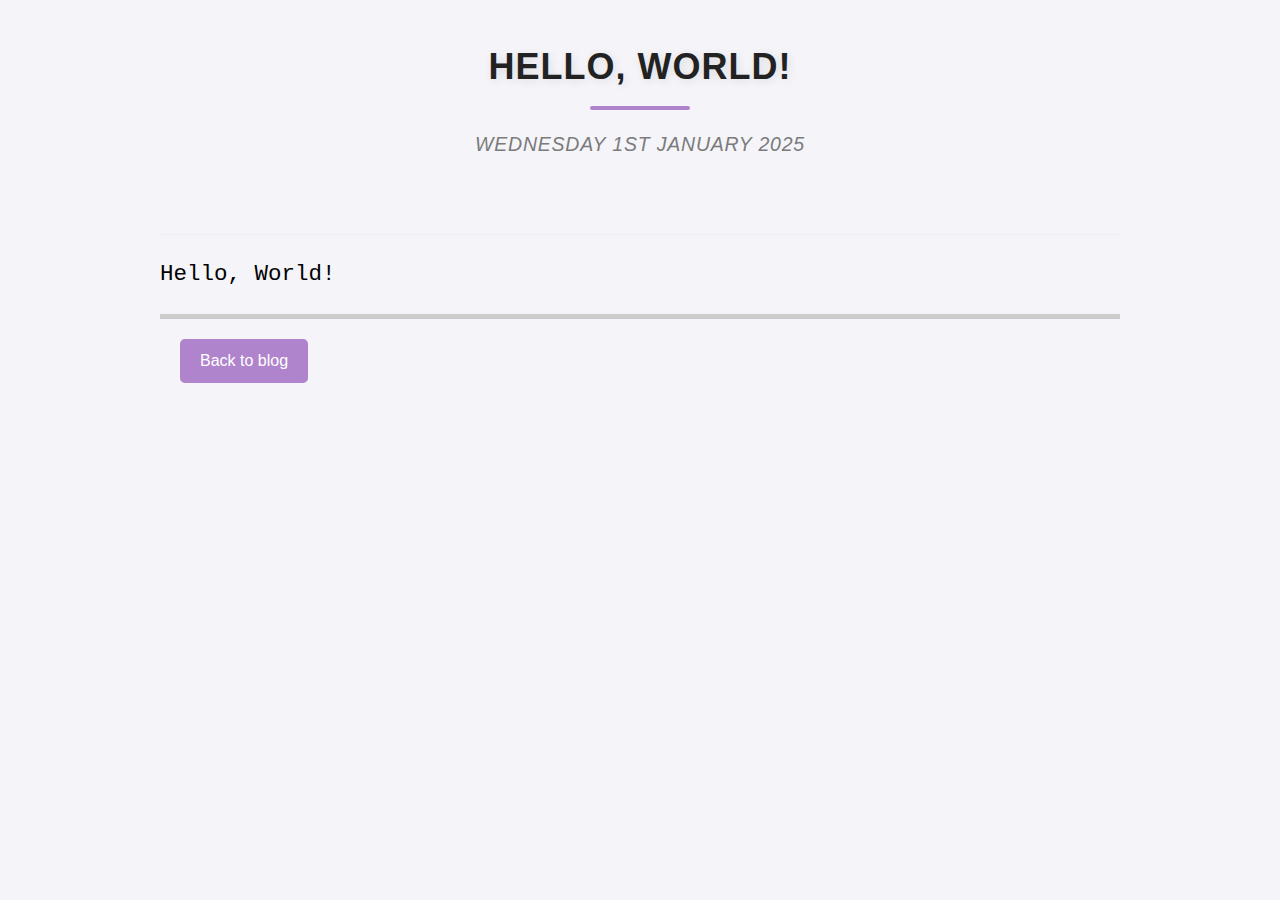
<file: hello-world.html>
<!DOCTYPE html>
<html lang="en">
  <head>
    <meta charset="UTF-8" />
    <title>Hello, World!</title>
    <link rel="stylesheet" href="blog.css"/>
    <link rel="stylesheet" href="https://www.w3schools.com/w3css/4/w3.css">
    <link rel="stylesheet" href="https://fonts.googleapis.com/css?family=Raleway">
  </head>

  <body>

    <div class="page_text_container">
      <div class="page_content">

        <h1><b>Hello, World!</b></h1>
        <h3 class="date">Wednesday 1st January 2025</h3>
        <br> <br>
        <hr>
        <p class="text_computer">Hello, World!</p>

        <!-- TODO Change footer styling -->
        <footer>
          <p>
            <button onclick="location.href='https://tommysthoughts.thetommyverse.com';">Back to blog</button>
          </p>
        </footer>
      </div>
    </div>
  </body>

</html>
</file>
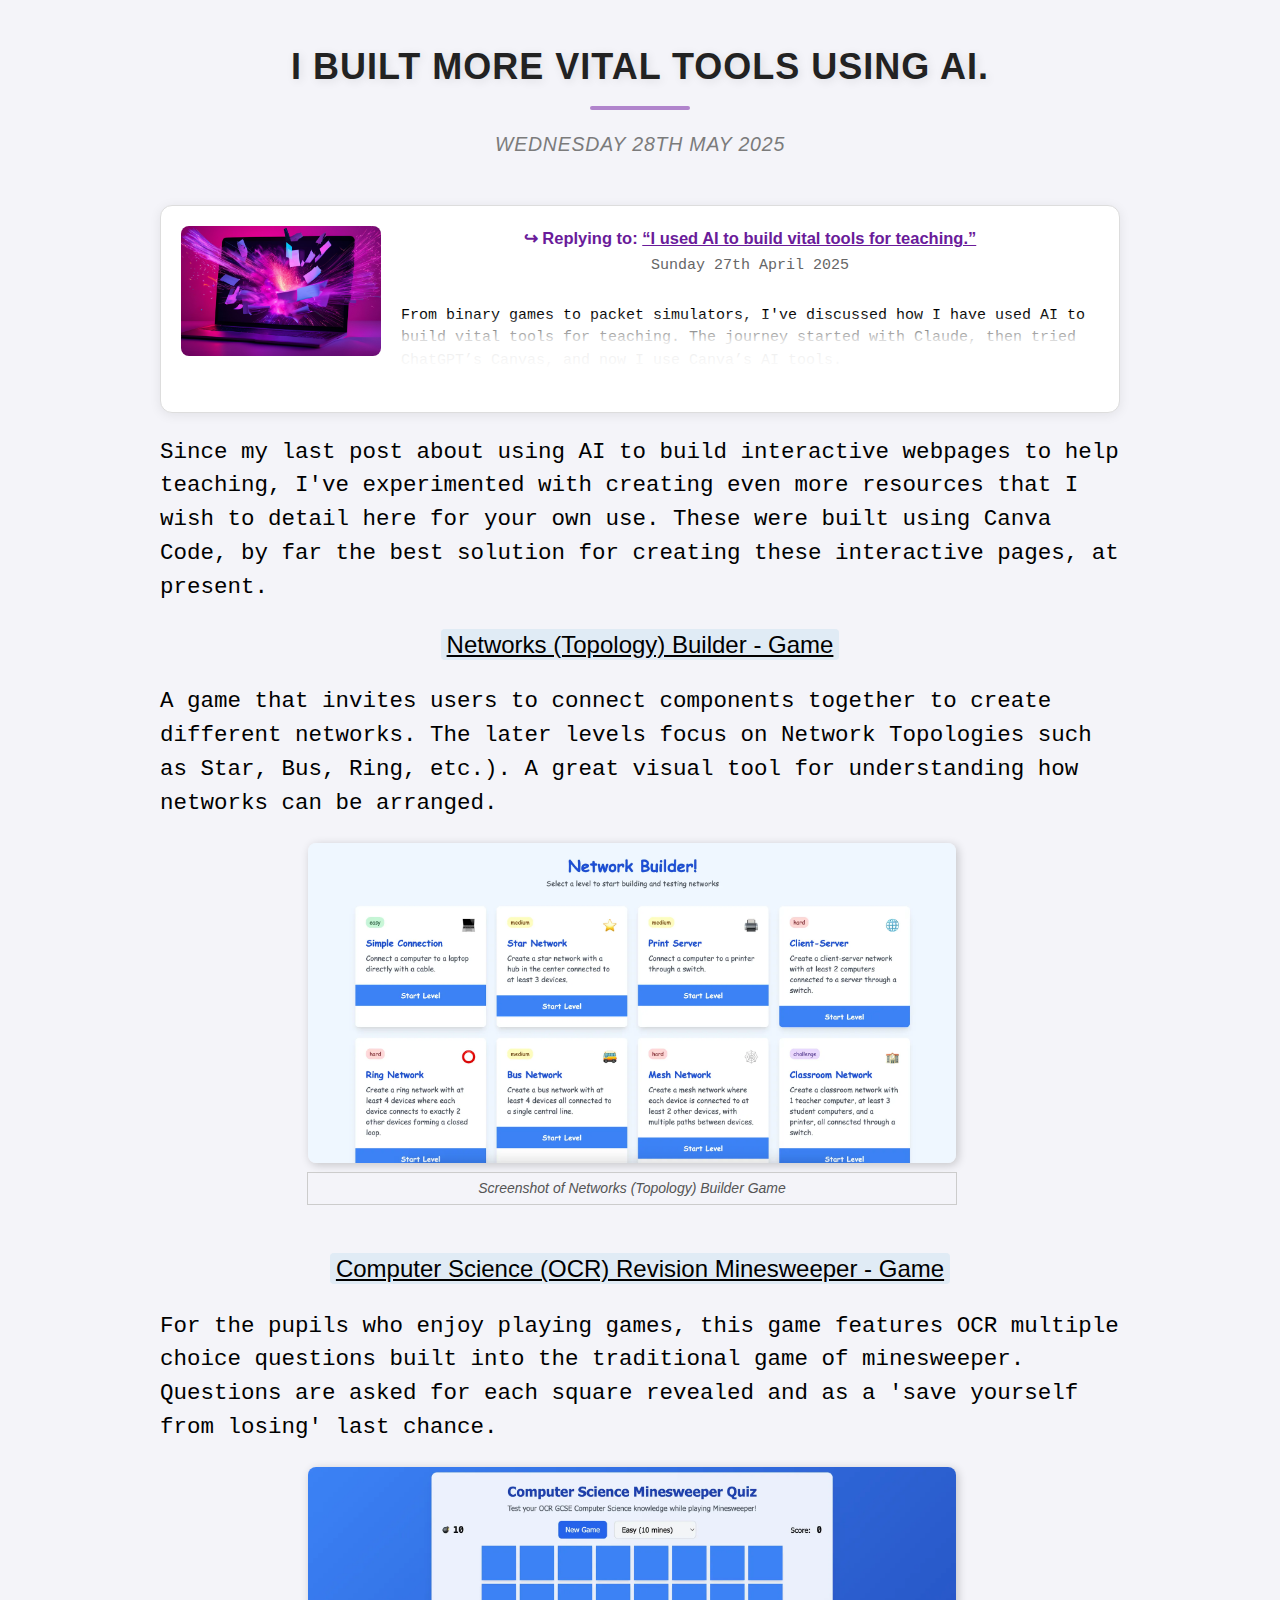
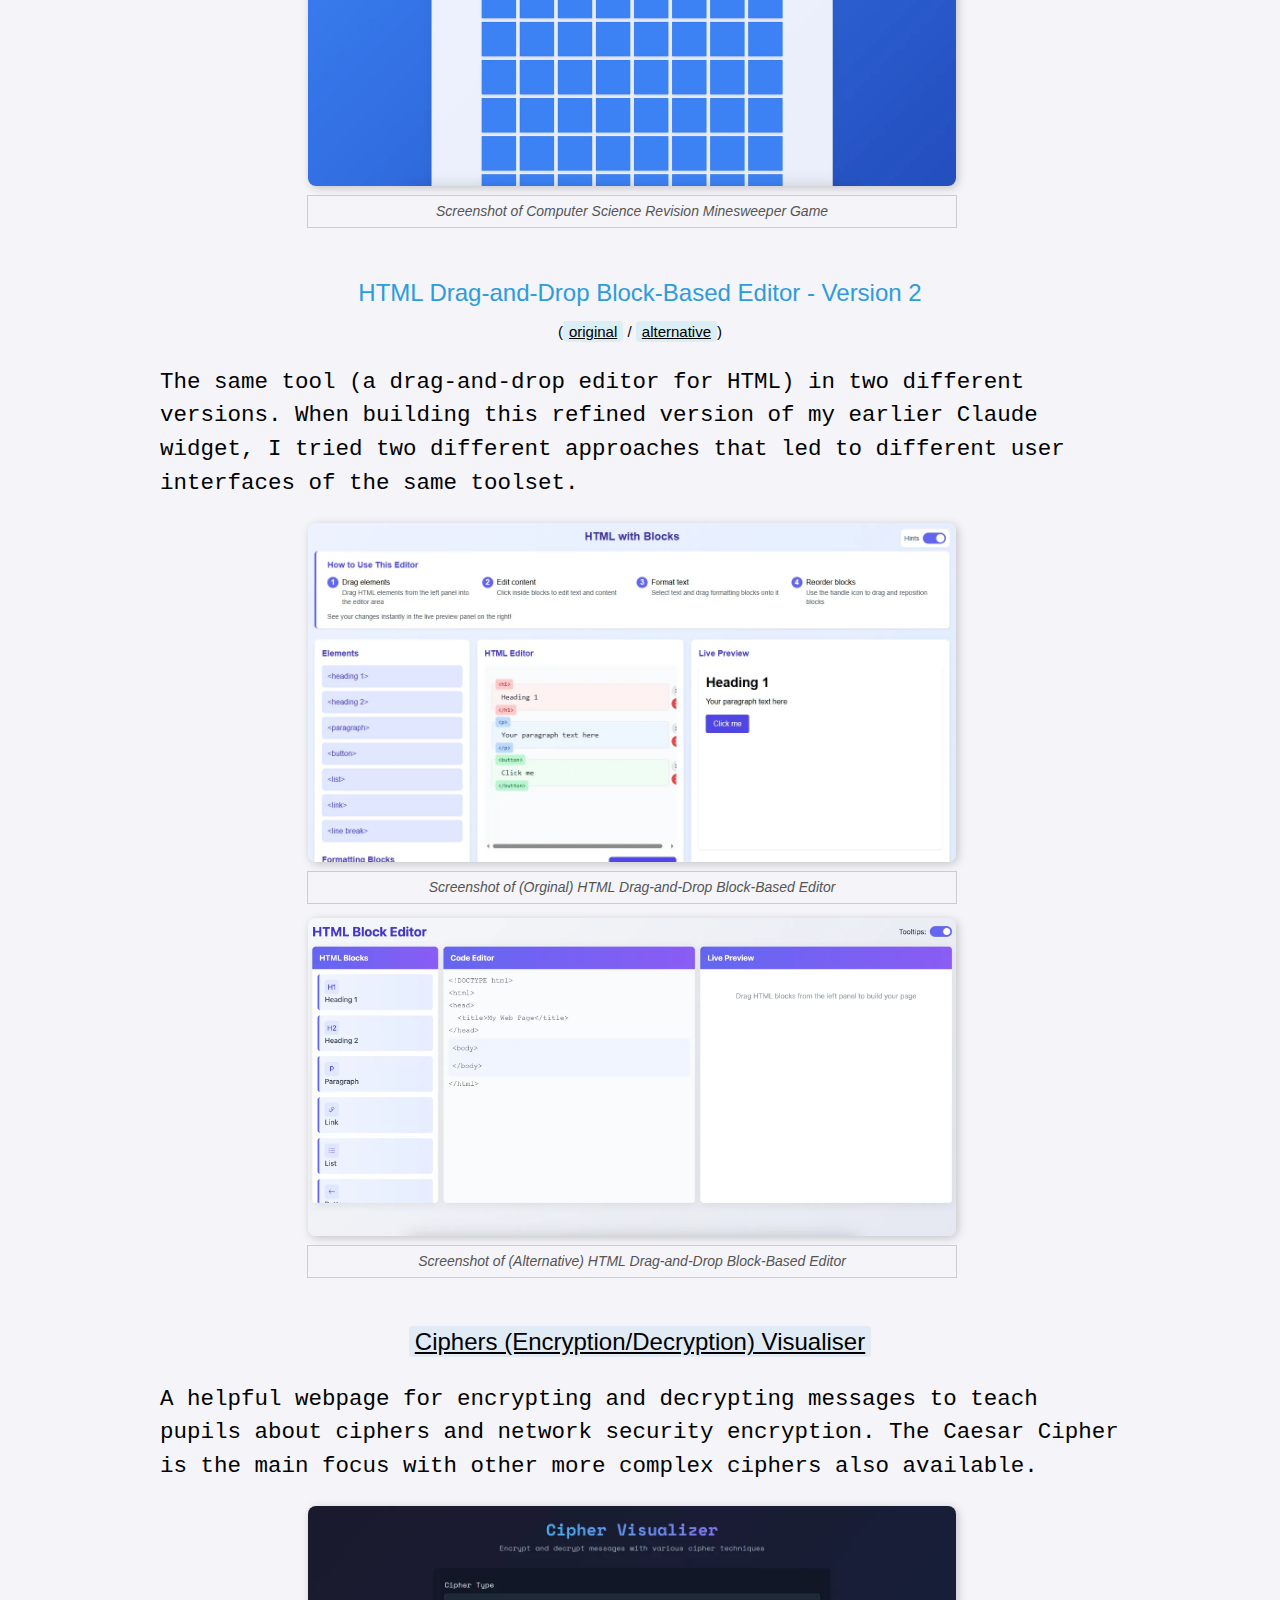
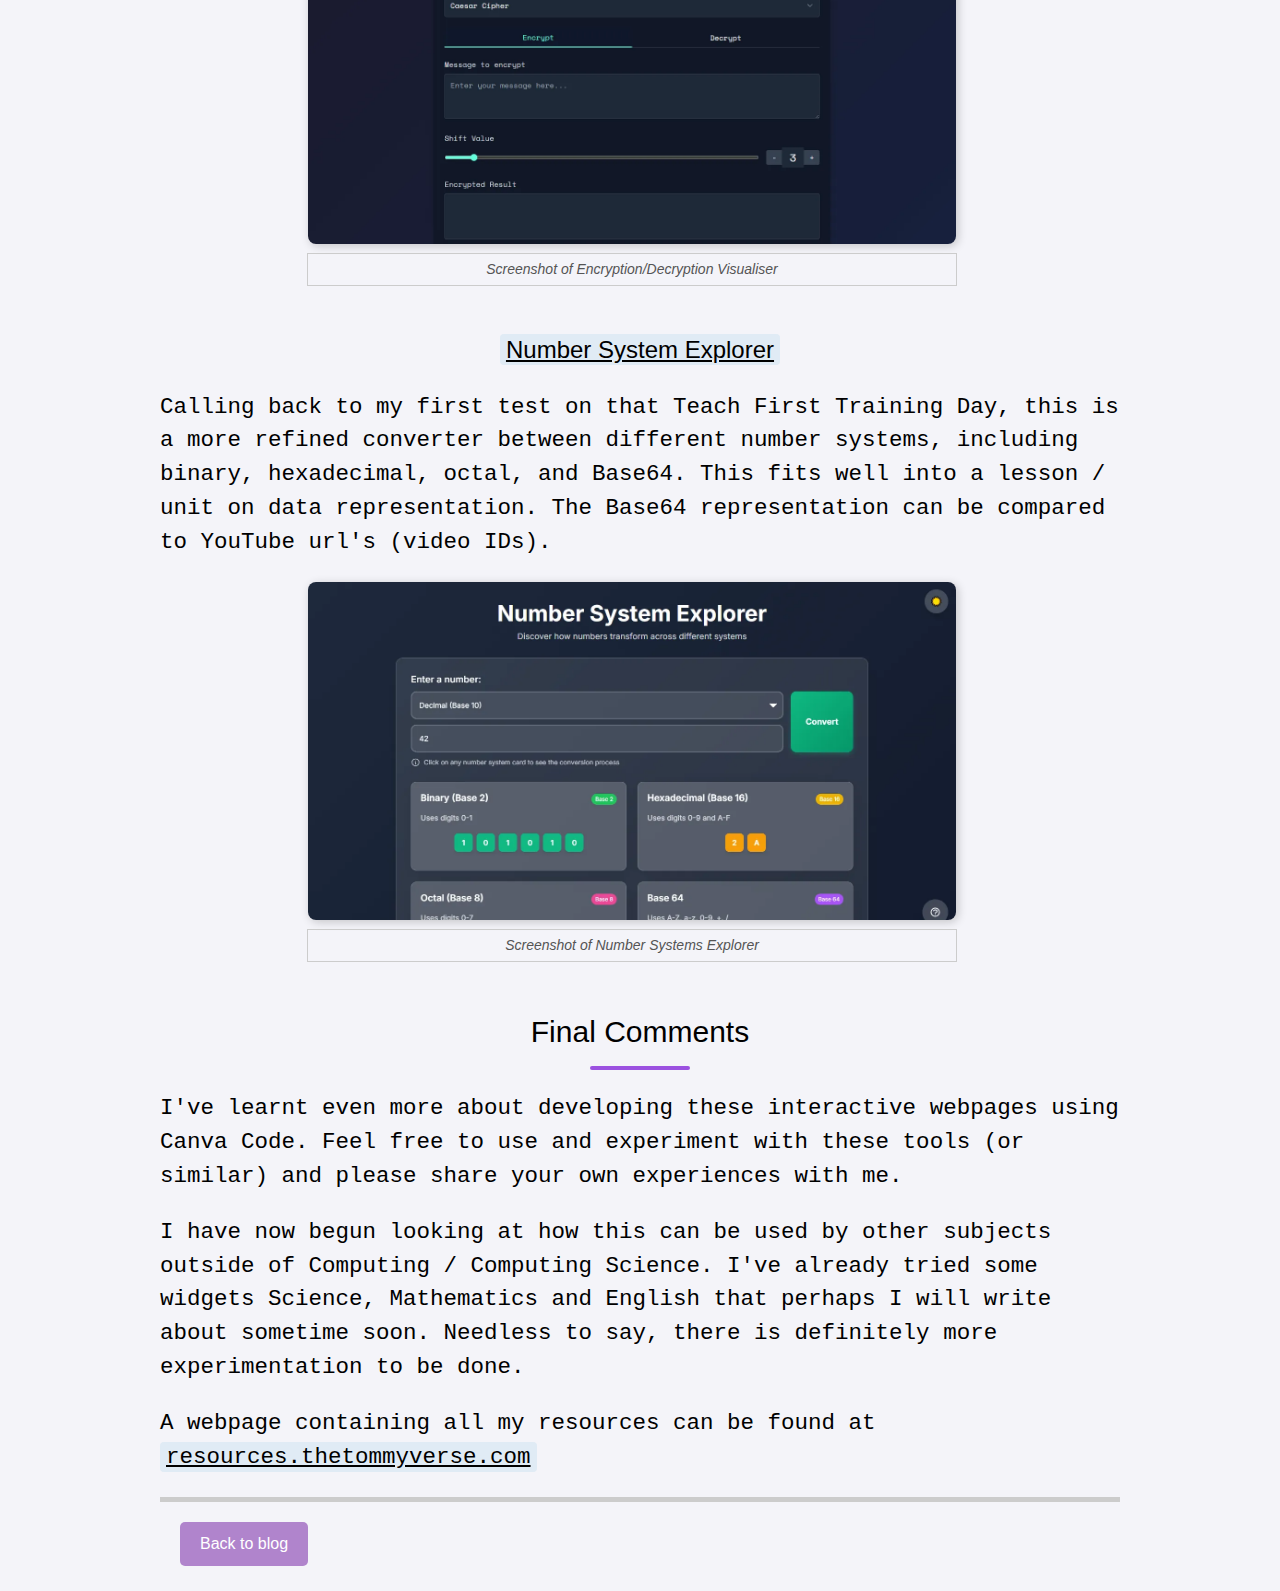
<file: more-web-widgets-with-ai.html>
<!DOCTYPE html>
<html lang="en">
<head>
  <meta charset="UTF-8" />
  <title>I built more vital tools using AI.</title>
  <link rel="stylesheet" href="blog.css"/>
  <link rel="stylesheet" href="https://www.w3schools.com/w3css/4/w3.css">
  <link rel="stylesheet" href="https://fonts.googleapis.com/css?family=Raleway">
  <style>
    ul {
      font-family: "Courier New", Courier, monospace !important;
      text-align: left !important;

    }
    li {
      font-family: "Courier New", Courier, monospace !important;
      text-align: left !important;

    }

    .fancy-reply-card {
      margin-top: -50px;
      border-radius: 12px;
      border: 1px solid #ddd;
      background: #ffffff;
      box-shadow: 0 2px 12px rgba(0,0,0,0.08);
      font-family: "Raleway", sans-serif;
      overflow: hidden;
      transition: max-height 3s ease, box-shadow 3s ease;
      max-height: 300px;
      cursor: pointer;
      position: relative;
      font-size: 10px;
    }

    .fancy-reply-card.expanded {
      max-height: 2000px;
      box-shadow: 0 4px 20px rgba(0,0,0,0.12);
    }

    .reply-card-top {
      display: flex;
      flex-direction: row;
      padding: 20px;
      gap: 20px;
    }

    /* Default thumbnail size */
    .reply-thumbnail {
      width: 200px;
      height: 130px;
      object-fit: cover;
      border-radius: 8px;
      flex-shrink: 0;
    }


    /* Full stacking layout for small mobile screens */
    @media (max-width: 700px) {
      .reply-card-top {
        flex-direction: column;
        align-items: center;
        text-align: center;
      }

      .fancy-reply-card {
        transition: max-height 3s ease, box-shadow 3s ease;
      }

      .reply-thumbnail {
        width: 70%;
        height: auto;
        transition: width 2s;
      }

      .reply-top-right {
        margin-top: 15px;
        text-align: left;
      }
    }

    .reply-top-right {
      flex: 1;
      display: flex;
      flex-direction: column;
      position: relative;
    }

    .reply-title {
      color: #6a1b9a;
      font-weight: 600;
      font-size: 1.1rem;
      margin: 0;
    }

    .reply-date {
      color: #666;
      margin: 4px 0 12px 0;
      text-align: center;
    }

    .reply-preview-text-wrapper {
      position: relative;
      max-height: 100px;
      overflow: hidden;
    }



    .fancy-reply-card.expanded .reply-preview-text-wrapper {
      max-height: none;
    }

    .reply-preview-text {
      margin-bottom: 0;
    }

    .fadeout-overlay {
      position: absolute;
      bottom: 0;
      left: 0;
      right: 0;
      height: 60px;
      background: linear-gradient(to bottom, rgba(255,255,255,0), rgba(255,255,255,0.9), #fff);
      pointer-events: none;
      opacity: 1;
      transition: opacity 0.4s ease;
      border-bottom-left-radius: 12px;
      border-bottom-right-radius: 12px;
      z-index: 2;
    }

    .fancy-reply-card.expanded .fadeout-overlay {
      opacity: 0;
    }

    .reply-full-content {
      padding: 0 20px 20px 20px;
      opacity: 0;
      max-height: 0;
      overflow: hidden;
      transition: max-height 0.6s ease, opacity 0.4s ease;
    }

    .fancy-reply-card.expanded .reply-full-content {
      opacity: 1;
      max-height: 2000px;
    }

    /* Responsive adjustments */
    @media (max-width: 700px) {
      .reply-card-top {
        flex-direction: column;
        align-items: center;
        text-align: center;
      }


      .reply-top-right {
        margin-top: 15px;
        text-align: left;
      }
    }

  </style>
</head>

<body>
<div class="page_text_container">
  <div class="page_content">

    <h1><b>I built more vital tools using AI.</b></h1>
    <h3 class="date">Wednesday 28th May 2025</h3>
    <br> <br>
    <hr>

    <div class="fancy-reply-card" onclick="toggleReplyPreview(this)">
      <div class="reply-card-top">
        <img src="/Media/AI%20Widgets%20Blog%20Post%20Background.png" alt="Preview image for previous post" class="reply-thumbnail" />
        <div class="reply-top-right">
          <h3 class="reply-title">↪ Replying to: <a href="web-widgets-with-ai.html">“I used AI to build vital tools for teaching.”</a></h3>
          <p class="reply-date">Sunday 27th April 2025</p>
          <div class="reply-preview-text-wrapper">
            <p class="reply-preview-text">
              From binary games to packet simulators, I've discussed how I have used AI to build vital tools for teaching. The journey started with Claude, then tried ChatGPT’s Canvas, and now I use Canva’s AI tools.
            </p>
            <div class="fadeout-overlay"></div>
          </div>
        </div>
      </div>

      <div class="reply-full-content">
        <h4>Introduction</h4>

        <p>During our first Teach First in-person training day, we were given a talk from <a id="link" href="https://www.linkedin.com/in/becci-peters/">Becci Peters</a> about a unique use of LLM models, specifically <a id="link" href="http://Claude.ai">Claude.ai</a>. This use was creating generated artefacts, react-based webpages that can be shared with the public via a URL. During the training day we were encouraged to build a tool for teaching, and I built a small binary number converter widget.</p>

        <p>Although only given 10 minutes or so to write a prompt and generate a widget, I could already see the potential, combining this feature with my own experience of prompt engineering. All I needed was a useful application for this tool in the classroom, and at the end of Term 1, an opportunity presented itself.</p>

        <h4>Claude AI Artefacts</h4>

        <p>I used these technology to build a searching and sorting algorithms visualiser for use with my Year 11 pupils. The wonderful features of this widget is being able to pick which sort or sort, enter or generate a dataset and then see the algorithm in action. These provided a wonderful demonstration of these algorithms for the pupils to watch and engage with.</p>

        <p>However, I saw potential. I have found that pupils sometimes struggle with the tag-based structure of HTML programming. I needed a simpler interface for pupils to program in HTML. I looked at programs like <a id="link" href="https://scratch.mit.edu/">Scratch</a> and <a id="link" href="https://trinket.io/">Trinket.io</a> that provide block-based programming. I therefore used Claude to build a drag-and-drop <a id="link-alt" href="https://claude.site/artifacts/50af64df-cbd3-4b56-9e64-0b2e5ad7b3b7">‘code editor’</a> for HTML. Pupils can drag the blocks together to build their websites, add images by dragging an image onto the screen and even apply CSS styling via a list on the side of the page. This was the pot realised although there were so problems faced.</p>

        <p>The main problem faced was with the context-length in generations. Claude had a limit on the amount of content (code) the LLM chatbot can generate, and sometimes the code would stop in the middle of the code or not let me prompt the chat any further.</p>

        <p>The solution to this was to create new versions of the tool, with my changes and additions added to the prompt. In other words, regenerate the tool with the changes in a new chat window. This worked but felt incredibly clunky to use and made tweaking and refining the tool quite challenging.</p>

        <h4>ChatGPT Canvas</h4>

        <p>This process soon became available for <a id="link" href="https://chatgpt.com/">ChatGPT</a> through their Canvas feature. This worked a lot better for creating a back-and-forth prompting process and meant I could guide the tool creation much more successfully. I used this to build <a id="link-alt" href="https://chatgpt.com/canvas/shared/67dbc92a8de0819186dc5e914ba90fac">‘The Binary Game’</a>; a worksheet I had designed that I instead gamified into a web widget that the pupils could play. This was a fantastic little creation and the pupils responded really well to it.</p>

        <h4>Canva Code</h4>

        <p>This changed everything!</p>

        <p>Most recently <a id="link" href="https://www.canva.com/">Canva</a> brought out a feature in their Canva Create event called “Canva Code”, where uses can ask Canva to create a webpage / web widget and then it can be used in a design and published to a webpage. Immediately after trying it, the widgets I was able to create were vastly superior to ChatGPT’s Canvas or Claude’s Artefacts. These apps were built using Tailwind for styling, and could create animations, intractable elements and so much more. I’ve been creating tools ever since, with this as my go-to creator, instead of Claude or ChatGPT.</p>

        <p>So far these have included a <a id="link-alt" class="highlight highlight-blue" href="https://lga-resources.my.canva.site/-packet-switching-simulator-v3">‘Packet Switching Simulator’</a>, an improved version of my <a id="link-alt" class="highlight highlight-blue" href="https://lga-resources.my.canva.site/searching-and-sorting-algorithms-visualiser-version-2">‘Searching and Sorting Algorithm Visualiser’</a> and an <a id="link-alt" class="highlight highlight-blue" href="https://lga-resources.my.canva.site/website-interactive-demo">‘interactive web design demo’</a>. I’ve put the ‘Packet Switching Simulator’ into my lesson when teaching networks to Year 7 pupils, and they loved it. It’s already on version 3, as I’ve kept thinking of changes and improvements to make to it. Also with this network’s topic, I built a <a id="link-alt" class="highlight highlight-blue" href="https://lga-resources.my.canva.site/network-bandwidth-simulator">‘Network Bandwidth Simulator'</a> to show more devices and data affect the speed of the network.</p>

        <p>So far I have not noticed a context or generation limit and have been able to generate apps with upwards of 1200 lines of code. There’s also been no limit to the number of prompts I have been able to send, with upwards of 12 back and forths for my ‘interactive web design demo’ app.</p>

        <h4>Conclusion</h4>

        <p>This is the best use of AI models in teaching, in my opinion. Taking an idea we have and want to show to our pupils, and making it a reality, quickly and easily. To build this ourselves would take far too long, alongside the normal teacher workload, so this speeds up creating more interactive and engaging lessons. I cannot wait to try this more and take it even further.</p>
      </div>
    </div>

    <p>
    Since my last post about using AI to build interactive webpages to help teaching, I've experimented with creating even more resources that I wish to detail here for your own use. These were built using Canva Code, by far the best solution for creating these interactive pages, at present.
    </p>

    <h3><a id="link-alt" class="highlight highlight-blue" href="https://lga-resources.my.canva.site/interactive-network-building">Networks (Topology) Builder - Game</a></h3>
    <p>A game that invites users to connect components together to create different networks. The later levels focus on Network Topologies such as Star, Bus, Ring, etc.). A great visual tool for understanding how networks can be arranged.</p>

    <figure>
      <img src="/Media/More-Web-Widgets-Screenshots/Networks Builder.webp" alt="Screenshot of Networks (Topology) Builder Game" id="styledImage">
      <figcaption id="imageCaption"></figcaption>
    </figure>
    <br>

    <h3><a id="link-alt" class="highlight highlight-blue" href="https://lga-resources.my.canva.site/revision-minesweeper">Computer Science (OCR) Revision Minesweeper - Game</a></h3>
    <p>For the pupils who enjoy playing games, this game features OCR multiple choice questions built into the traditional game of minesweeper. Questions are asked for each square revealed and as a 'save yourself from losing' last chance.</p>

    <figure>
      <img src="/Media/More-Web-Widgets-Screenshots/Minesweeper.webp" alt="Screenshot of Computer Science Revision Minesweeper Game" id="styledImage2">
      <figcaption id="imageCaption2"></figcaption>
    </figure>
    <br>

    <h3 class="text-blue">HTML Drag-and-Drop Block-Based Editor - Version 2</h3>
    (<a id="link-alt" class="highlight highlight-cyan" href="https://lga-resources.my.canva.site/html-with-blocks">original</a> / <a id="link-alt" class="highlight highlight-cyan" href="https://lga-resources.my.canva.site/drag-and-drop-html-code-editor">alternative</a>)
    <p>The same tool (a drag-and-drop editor for HTML) in two different versions. When building this refined version of my earlier Claude widget, I tried two different approaches that led to different user interfaces of the same toolset.</p>

    <figure>
      <img src="/Media/More-Web-Widgets-Screenshots/HTML_2.webp" alt="Screenshot of (Orginal) HTML Drag-and-Drop Block-Based Editor" id="styledImage3">
      <figcaption id="imageCaption3"></figcaption>
    </figure>

    <figure>
      <img src="/Media/More-Web-Widgets-Screenshots/HTML_1.webp" alt="Screenshot of (Alternative) HTML Drag-and-Drop Block-Based Editor" id="styledImage4">
      <figcaption id="imageCaption4"></figcaption>
    </figure>
    <br>

    <h3><a id="link-alt" class="highlight highlight-blue" href="https://lga-resources.my.canva.site/cipher-visualiser">Ciphers (Encryption/Decryption) Visualiser</a></h3>
    <p>A helpful webpage for encrypting and decrypting messages to teach pupils about ciphers and network security encryption. The Caesar Cipher is the main focus with other more complex ciphers also available.</p>

    <figure>
      <img src="/Media/More-Web-Widgets-Screenshots/Encryption.webp" alt="Screenshot of Encryption/Decryption Visualiser" id="styledImage5">
      <figcaption id="imageCaption5"></figcaption>
    </figure>
    <br>

    <h3><a id="link-alt" class="highlight highlight-blue" href="https://lga-resources.my.canva.site/number-system-converter">Number System Explorer</a></h3>
    <p>Calling back to my first test on that Teach First Training Day, this is a more refined converter between different number systems, including binary, hexadecimal, octal, and Base64. This fits well into a lesson / unit on data representation. The Base64 representation can be compared to YouTube url's (video IDs).</p>

    <figure>
      <img src="/Media/More-Web-Widgets-Screenshots/Data_Representation.webp" alt="Screenshot of Number Systems Explorer" id="styledImage6">
      <figcaption id="imageCaption6"></figcaption>
    </figure>
    <br>

    <h2>Final Comments</h2>
    <p>
    I've learnt even more about developing these interactive webpages using Canva Code. Feel free to use and experiment with these tools (or similar) and please share your own experiences with me.</p>
    <p>I have now begun looking at how this can be used by other subjects outside of Computing / Computing Science. I've already tried some widgets Science, Mathematics and English that perhaps I will write about sometime soon. Needless to say, there is definitely more experimentation to be done.
    </p>

    <p>A webpage containing all my resources can be found at <a id="link-alt" class="highlight highlight-blue" href="http://resources.thetommyverse.com">resources.thetommyverse.com</a></p>

    <footer>
      <p>
        <button onclick="location.href='https://tommysthoughts.thetommyverse.com';">Back to blog</button>
      </p>
    </footer>
  </div>
</div>
</body>

<script>
  function toggleReplyPreview(card) {
    card.classList.toggle('expanded');
  }

    // Automatically set figcaption from the alt attribute
    document.getElementById('imageCaption').innerText = document.getElementById('styledImage').alt;
    document.getElementById('imageCaption2').innerText = document.getElementById('styledImage2').alt;
  document.getElementById('imageCaption3').innerText = document.getElementById('styledImage3').alt;
  document.getElementById('imageCaption4').innerText = document.getElementById('styledImage4').alt;
  document.getElementById('imageCaption5').innerText = document.getElementById('styledImage5').alt;
  document.getElementById('imageCaption6').innerText = document.getElementById('styledImage6').alt;
</script>

</html>
</file>
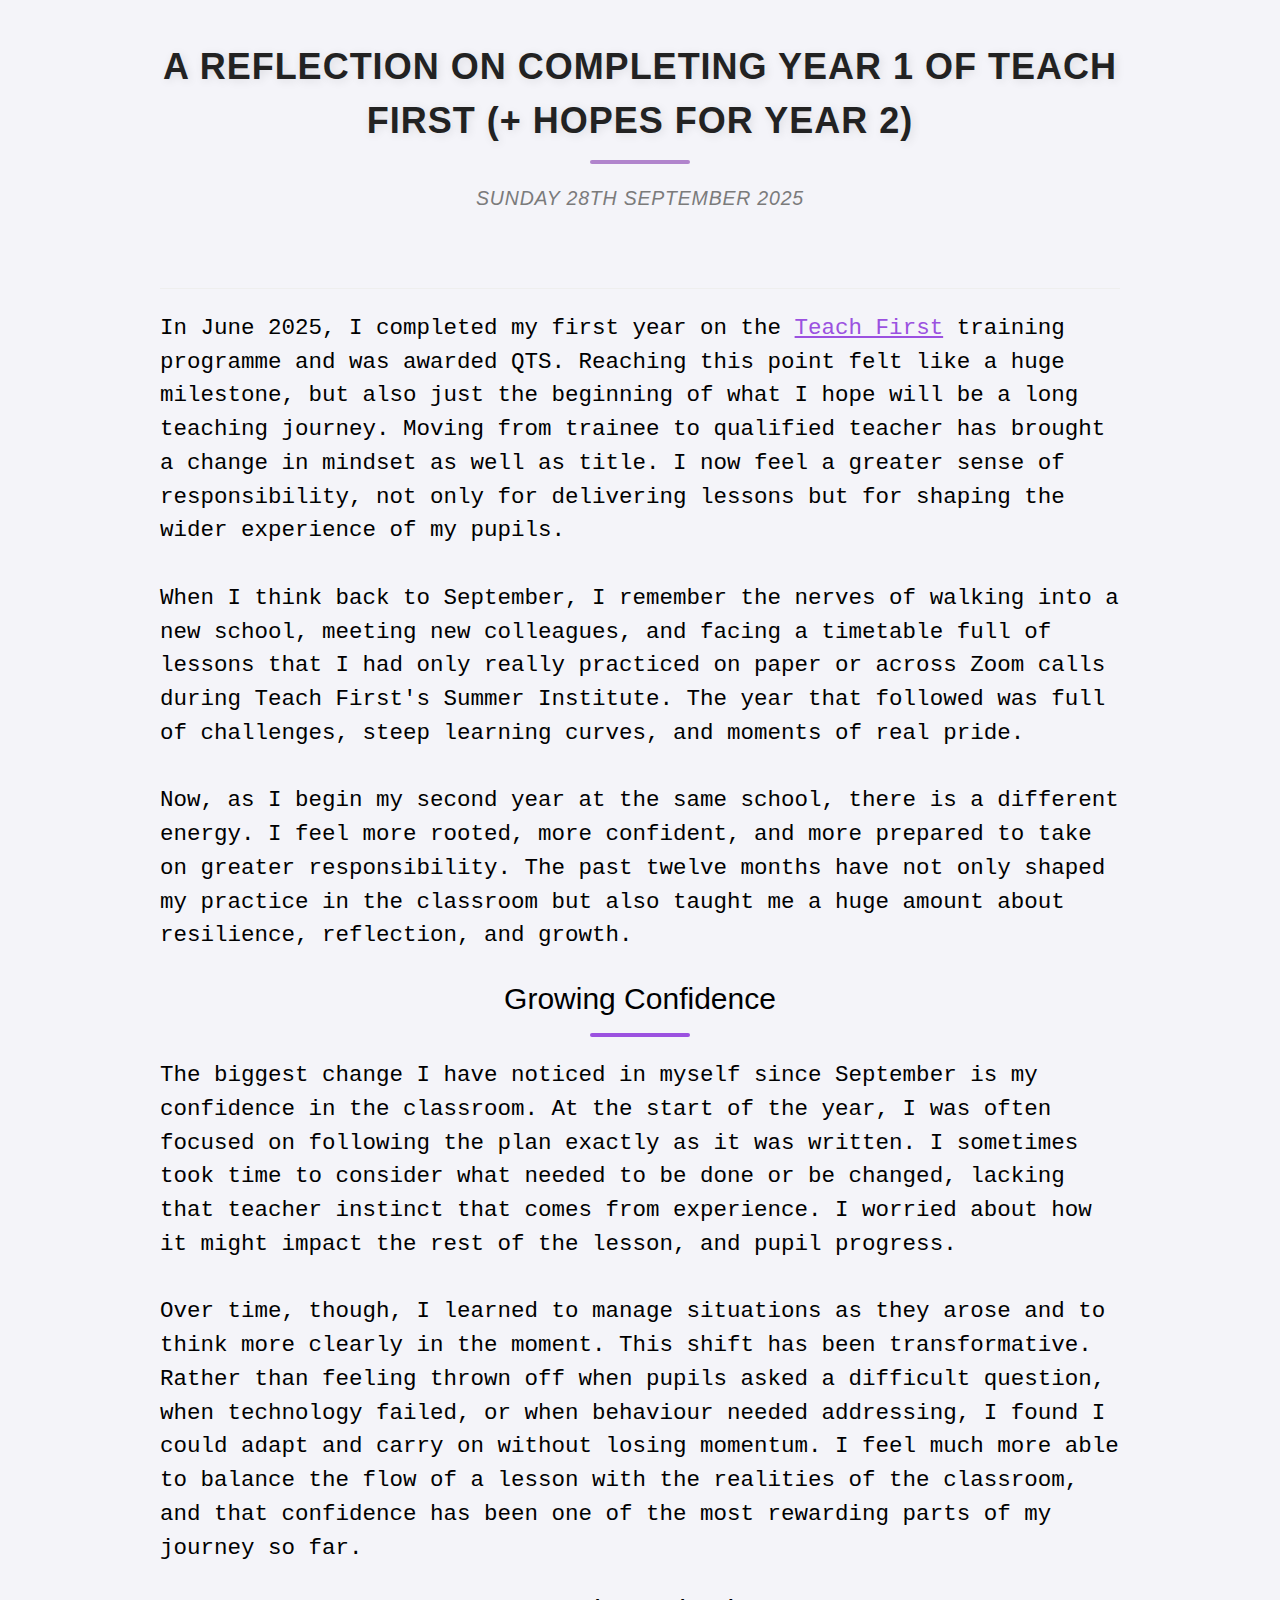
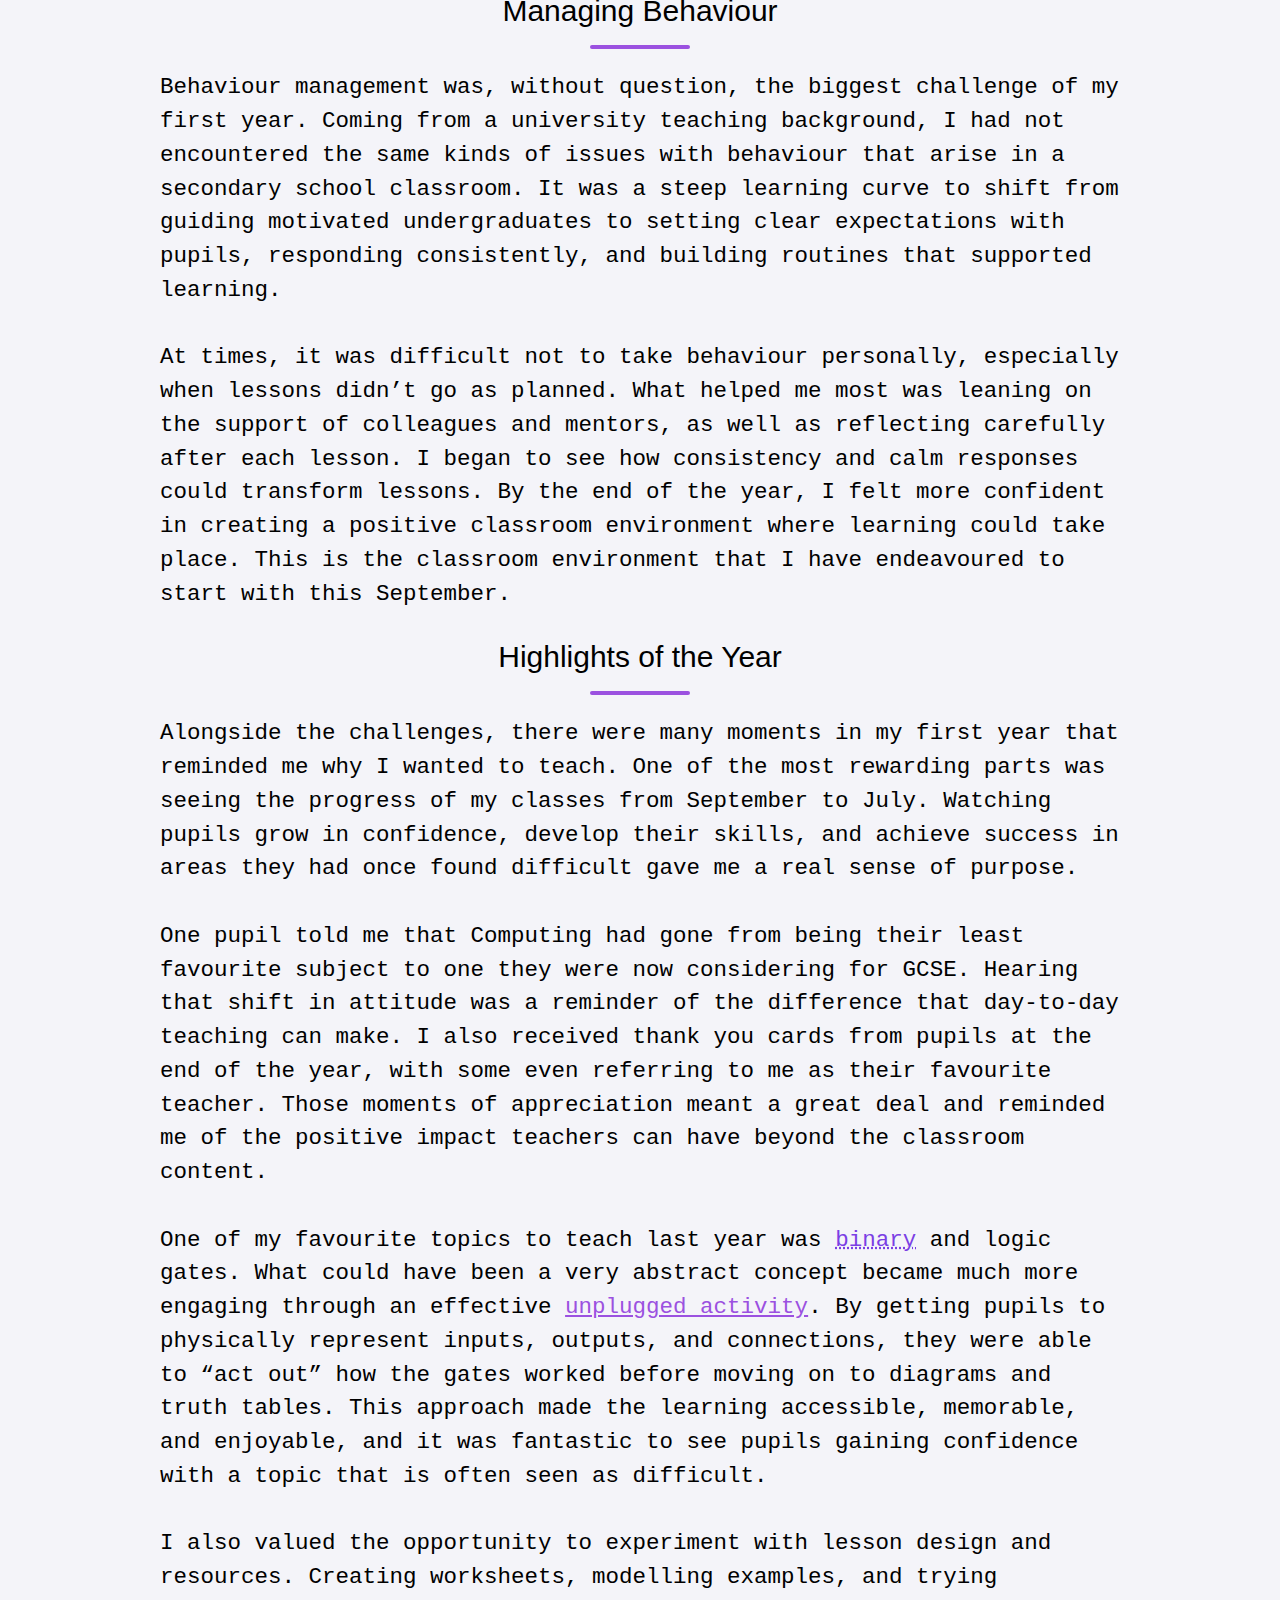
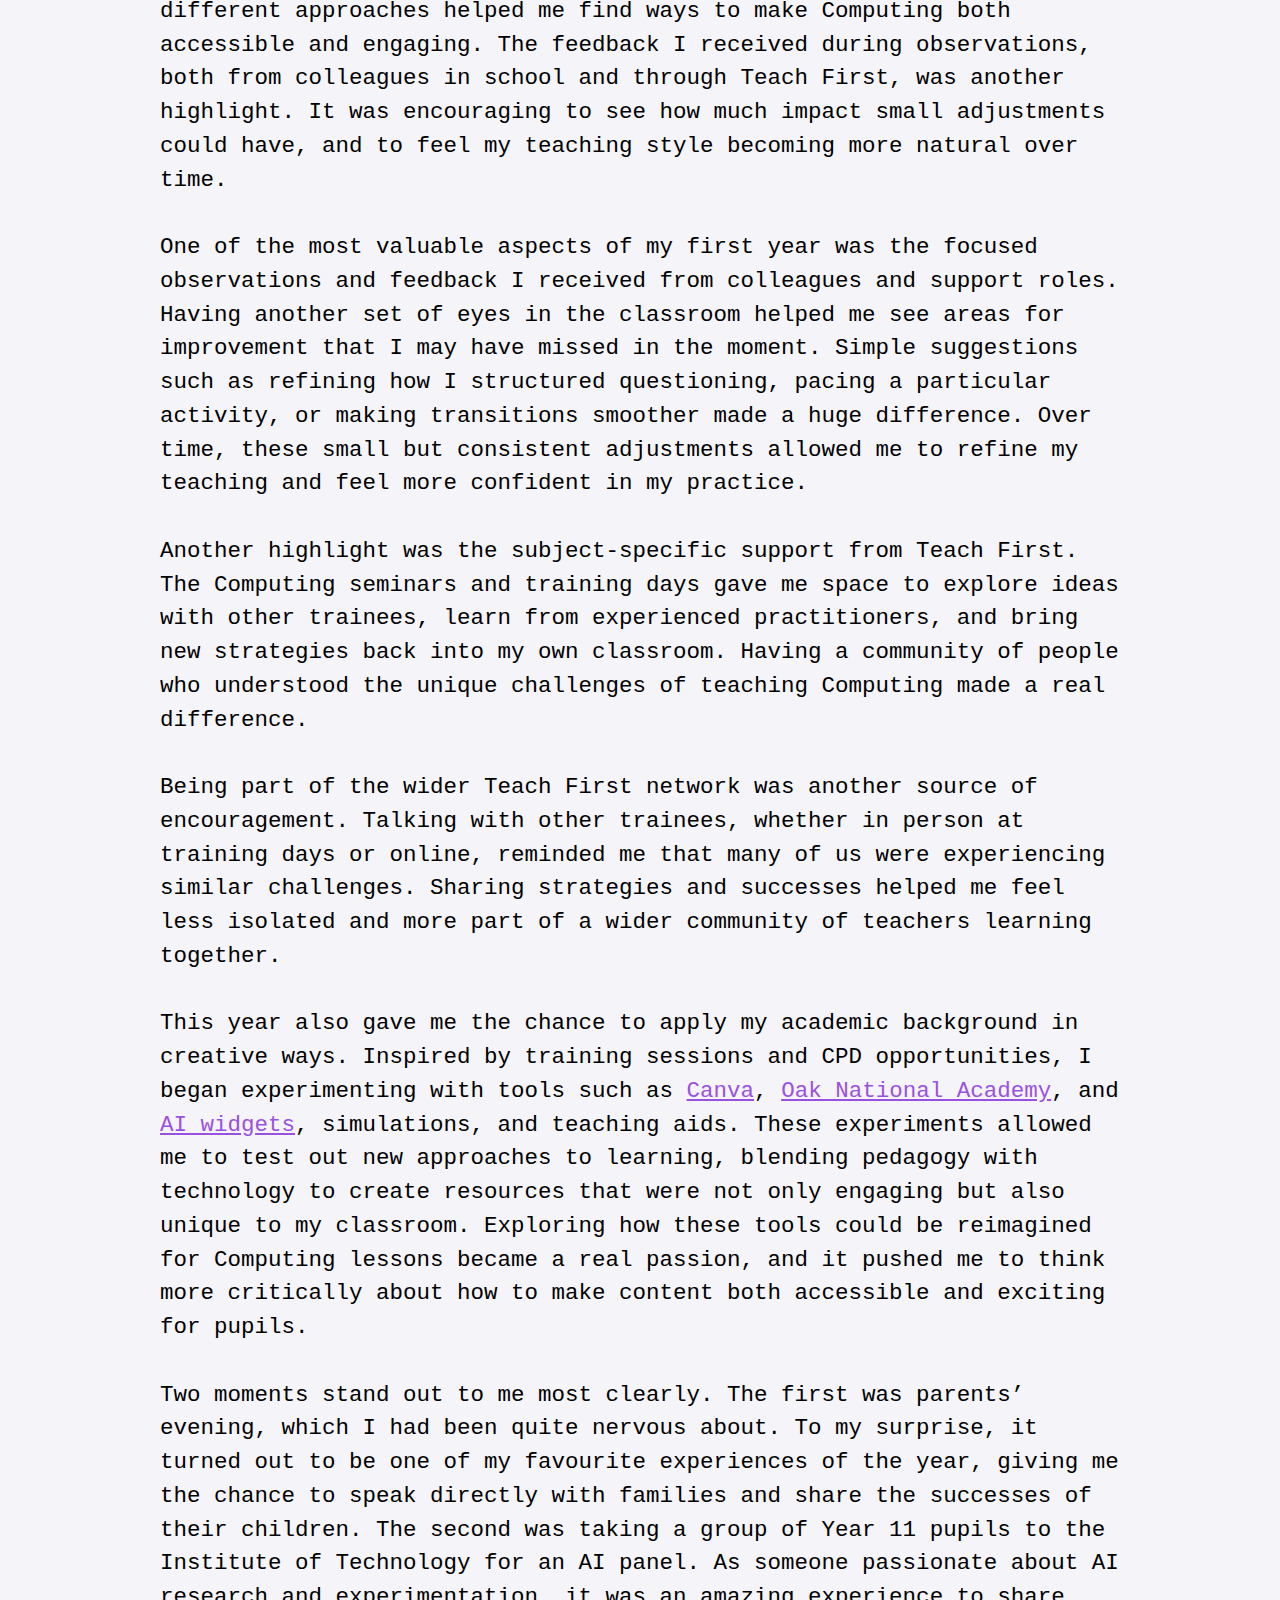
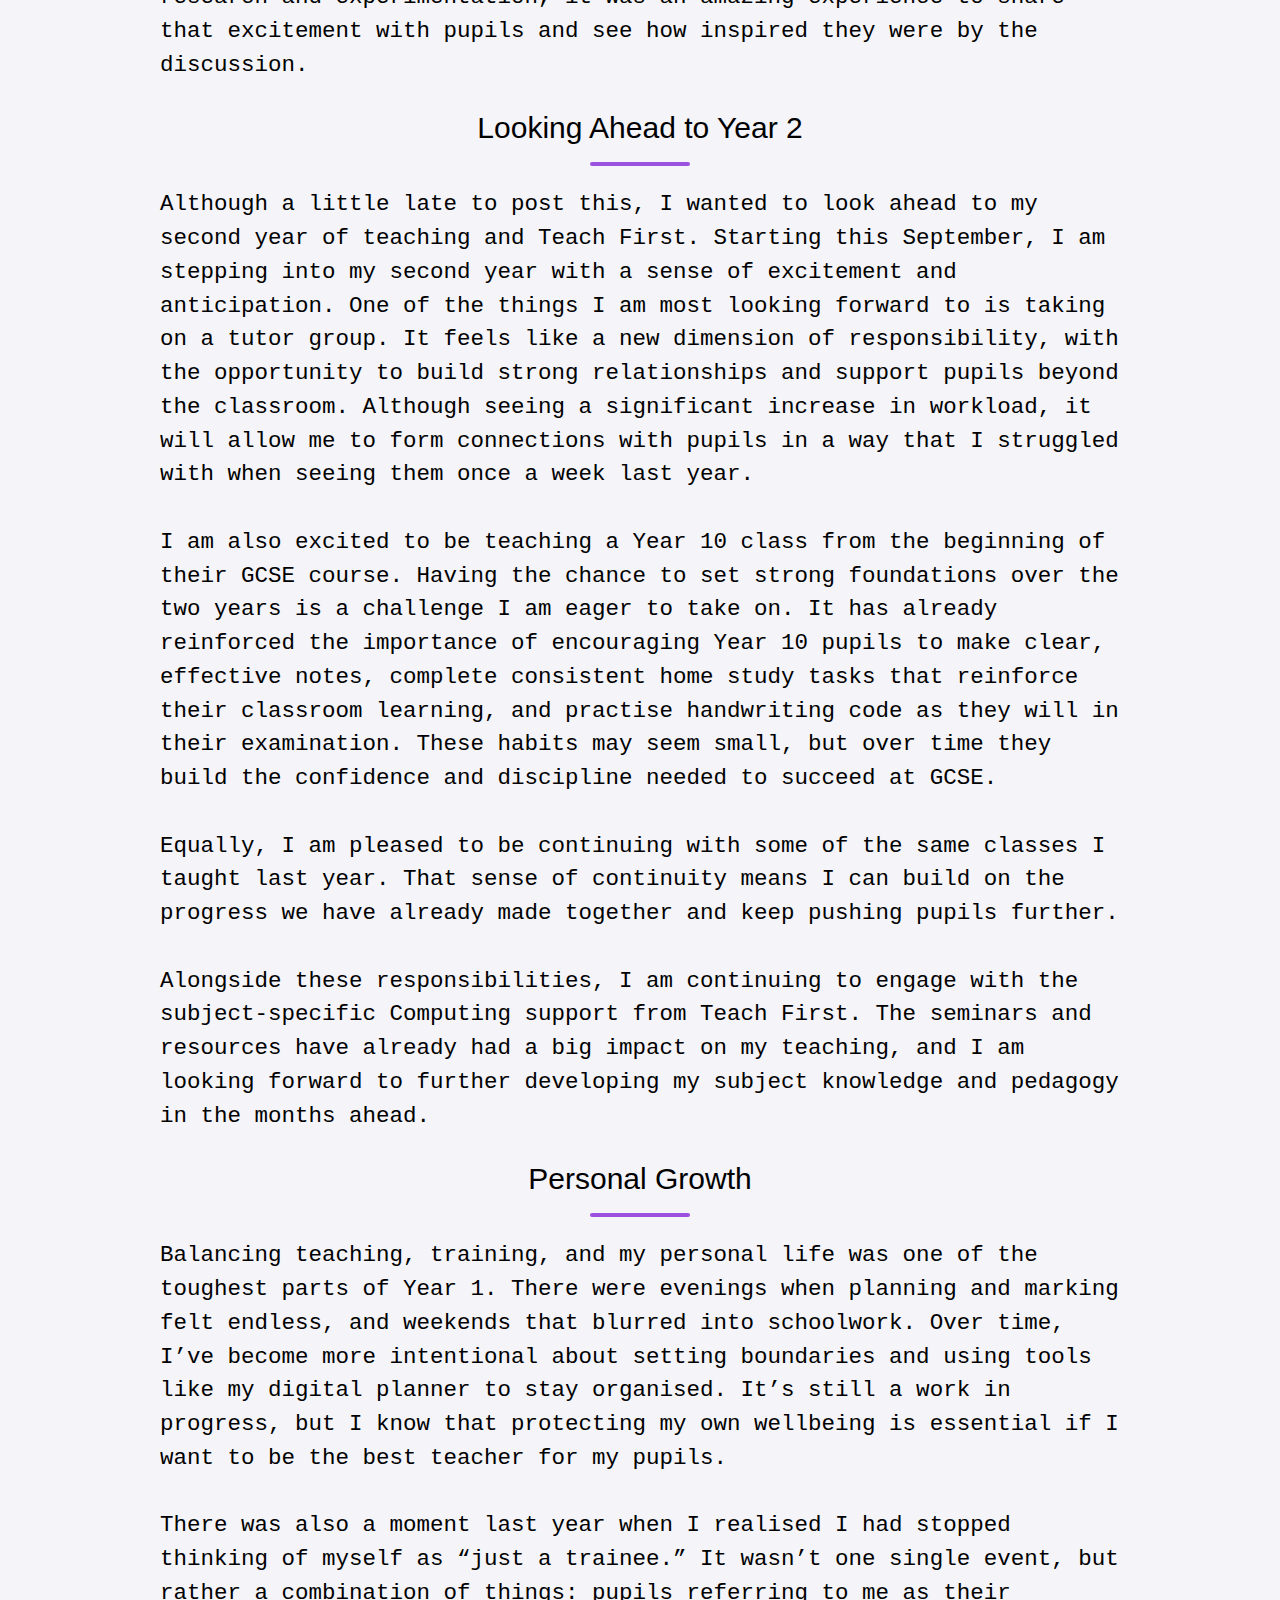
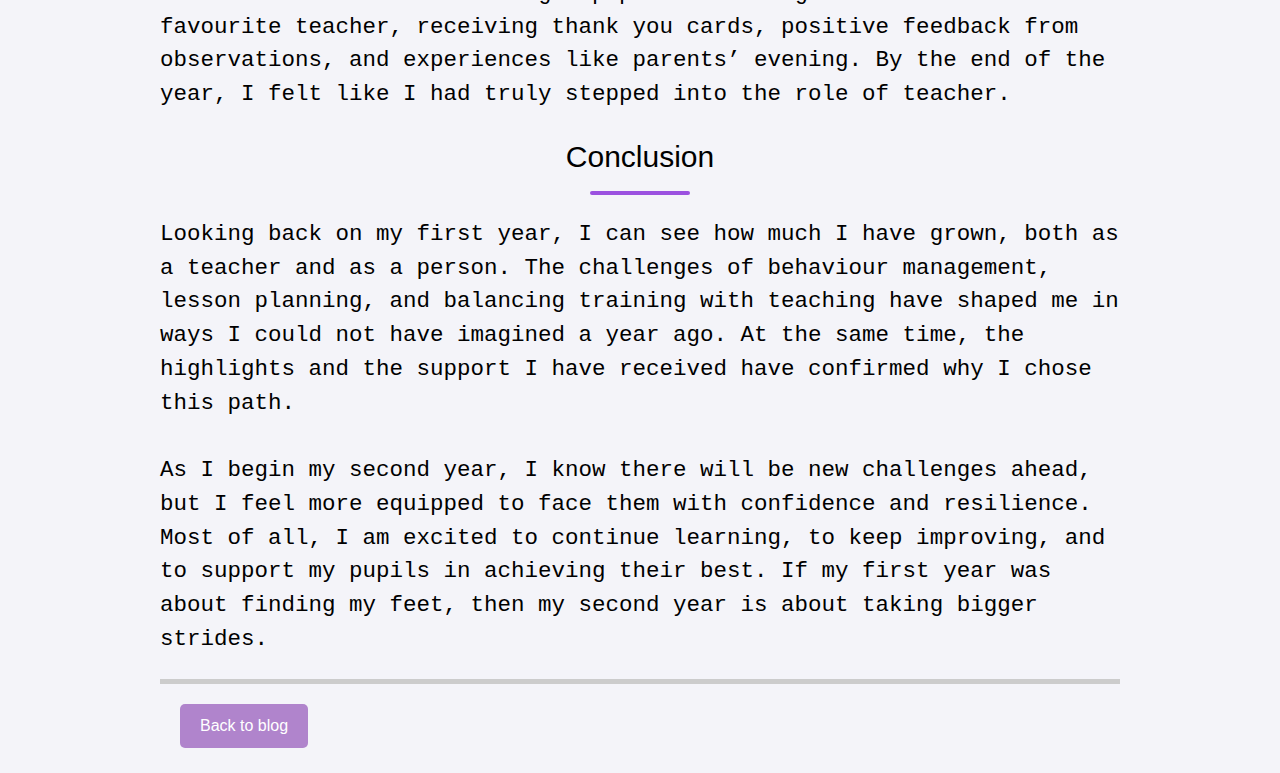
<file: tf-reflection-1-year.html>
<!DOCTYPE html>
<html lang="en">
  <head>
    <meta charset="UTF-8" />
    <title>A reflection on completing Year 1 of Teach First (+ my hopes for Year 2)</title>
    <link rel="stylesheet" href="blog.css"/>
    <link rel="stylesheet" href="https://www.w3schools.com/w3css/4/w3.css">
    <link rel="stylesheet" href="https://fonts.googleapis.com/css?family=Raleway">

    <meta name="description" content="Reflecting on my first 6 months as a Teach First trainee. Growth, challenges, classroom experiences, and how teaching has influenced my performing and creativity.">
    <meta name="keywords" content="Tommy Hills, Teach First, teacher training, reflection, PGCE, education journey, teaching experience, classroom confidence, teacher creativity">
    <meta property="og:title" content="A reflection on the first 6 months as a Teach First Trainee">
    <meta property="og:description" content="Reflecting on my first 6 months as a Teach First trainee. Growth, challenges, classroom experiences, and how teaching has influenced my performing and creativity.">
    <meta property="og:url" content="https://tommysthoughts.thetommyverse.com/tf-reflection.html">
    <meta property="og:type" content="article">
  </head>

  <body>
    <div class="page_text_container">
      <div class="page_content">
        <h1><b>A reflection on completing Year 1 of Teach First (+ Hopes for Year 2)</b></h1>
        <h3 class="date">Sunday 28th September 2025</h3>
        <br> <br>
        <hr>

        <p class="text_computer">
          In June 2025, I completed my first year on the <a id="link" href="https://www.teachfirst.org.uk/">Teach First</a> training programme and was awarded QTS. Reaching this point felt like a huge milestone, but also just the beginning of what I hope will be a long teaching journey. Moving from trainee to qualified teacher has brought a change in mindset as well as title. I now feel a greater sense of responsibility, not only for delivering lessons but for shaping the wider experience of my pupils.
          <br> <br>
          When I think back to September, I remember the nerves of walking into a new school, meeting new colleagues, and facing a timetable full of lessons that I had only really practiced on paper or across Zoom calls during Teach First's Summer Institute. The year that followed was full of challenges, steep learning curves, and moments of real pride.
          <br> <br>
          Now, as I begin my second year at the same school, there is a different energy. I feel more rooted, more confident, and more prepared to take on greater responsibility. The past twelve months have not only shaped my practice in the classroom but also taught me a huge amount about resilience, reflection, and growth.
        </p>
          <h2>Growing Confidence</h2>
          <p class="text_computer">
          The biggest change I have noticed in myself since September is my confidence in the classroom. At the start of the year, I was often focused on following the plan exactly as it was written. I sometimes took time to consider what needed to be done or be changed, lacking that teacher instinct that comes from experience. I worried about how it might impact the rest of the lesson, and pupil progress.
            <br> <br>
          Over time, though, I learned to manage situations as they arose and to think more clearly in the moment. This shift has been transformative. Rather than feeling thrown off when pupils asked a difficult question, when technology failed, or when behaviour needed addressing, I found I could adapt and carry on without losing momentum. I feel much more able to balance the flow of a lesson with the realities of the classroom, and that confidence has been one of the most rewarding parts of my journey so far.
          </p>
          <h2>Managing Behaviour</h2>
          <p class="text_computer">
          Behaviour management was, without question, the biggest challenge of my first year. Coming from a university teaching background, I had not encountered the same kinds of issues with behaviour that arise in a secondary school classroom. It was a steep learning curve to shift from guiding motivated undergraduates to setting clear expectations with pupils, responding consistently, and building routines that supported learning.
            <br> <br>
          At times, it was difficult not to take behaviour personally, especially when lessons didn’t go as planned. What helped me most was leaning on the support of colleagues and mentors, as well as reflecting carefully after each lesson. I began to see how consistency and calm responses could transform lessons. By the end of the year, I felt more confident in creating a positive classroom environment where learning could take place. This is the classroom environment that I have endeavoured to start with this September.
          </p>
          <h2>Highlights of the Year</h2>
          <p class="text_computer">
          Alongside the challenges, there were many moments in my first year that reminded me why I wanted to teach. One of the most rewarding parts was seeing the progress of my classes from September to July. Watching pupils grow in confidence, develop their skills, and achieve success in areas they had once found difficult gave me a real sense of purpose.
            <br> <br>
          One pupil told me that Computing had gone from being their least favourite subject to one they were now considering for GCSE. Hearing that shift in attitude was a reminder of the difference that day-to-day teaching can make. I also received thank you cards from pupils at the end of the year, with some even referring to me as their favourite teacher. Those moments of appreciation meant a great deal and reminded me of the positive impact teachers can have beyond the classroom content.
            <br> <br>
          One of my favourite topics to teach last year was binary and logic gates. What could have been a very abstract concept became much more engaging through an effective <a id="link" href="https://tommysthoughts.thetommyverse.com/unplugged-activities.html">unplugged activity</a>. By getting pupils to physically represent inputs, outputs, and connections, they were able to “act out” how the gates worked before moving on to diagrams and truth tables. This approach made the learning accessible, memorable, and enjoyable, and it was fantastic to see pupils gaining confidence with a topic that is often seen as difficult.
            <br> <br>
          I also valued the opportunity to experiment with lesson design and resources. Creating worksheets, modelling examples, and trying different approaches helped me find ways to make Computing both accessible and engaging. The feedback I received during observations, both from colleagues in school and through Teach First, was another highlight. It was encouraging to see how much impact small adjustments could have, and to feel my teaching style becoming more natural over time.
            <br> <br>
          One of the most valuable aspects of my first year was the focused observations and feedback I received from colleagues and support roles. Having another set of eyes in the classroom helped me see areas for improvement that I may have missed in the moment. Simple suggestions such as refining how I structured questioning, pacing a particular activity, or making transitions smoother made a huge difference. Over time, these small but consistent adjustments allowed me to refine my teaching and feel more confident in my practice.
            <br> <br>
          Another highlight was the subject-specific support from Teach First. The Computing seminars and training days gave me space to explore ideas with other trainees, learn from experienced practitioners, and bring new strategies back into my own classroom. Having a community of people who understood the unique challenges of teaching Computing made a real difference.
            <br> <br>
          Being part of the wider Teach First network was another source of encouragement. Talking with other trainees, whether in person at training days or online, reminded me that many of us were experiencing similar challenges. Sharing strategies and successes helped me feel less isolated and more part of a wider community of teachers learning together.
            <br> <br>
          This year also gave me the chance to apply my academic background in creative ways. Inspired by training sessions and CPD opportunities, I began experimenting with tools such as <a id="link" href="https://tommysthoughts.thetommyverse.com/canva-create.html">Canva</a>, <a id="link" href="https://tommysthoughts.thetommyverse.com/aila-review.html">Oak National Academy</a>, and <a id="link" href="https://tommysthoughts.thetommyverse.com/gamification-with-ai.html">AI widgets</a>, simulations, and teaching aids. These experiments allowed me to test out new approaches to learning, blending pedagogy with technology to create resources that were not only engaging but also unique to my classroom. Exploring how these tools could be reimagined for Computing lessons became a real passion, and it pushed me to think more critically about how to make content both accessible and exciting for pupils.
            <br> <br>
          Two moments stand out to me most clearly. The first was parents’ evening, which I had been quite nervous about. To my surprise, it turned out to be one of my favourite experiences of the year, giving me the chance to speak directly with families and share the successes of their children. The second was taking a group of Year 11 pupils to the Institute of Technology for an AI panel. As someone passionate about AI research and experimentation, it was an amazing experience to share that excitement with pupils and see how inspired they were by the discussion.
          </p>
          <h2>Looking Ahead to Year 2</h2>
          <p class="text_computer">
          Although a little late to post this, I wanted to look ahead to my second year of teaching and Teach First. Starting this September, I am stepping into my second year with a sense of excitement and anticipation. One of the things I am most looking forward to is taking on a tutor group. It feels like a new dimension of responsibility, with the opportunity to build strong relationships and support pupils beyond the classroom. Although seeing a significant increase in workload, it will allow me to form connections with pupils in a way that I struggled with when seeing them once a week last year.
            <br> <br>
          I am also excited to be teaching a Year 10 class from the beginning of their GCSE course. Having the chance to set strong foundations over the two years is a challenge I am eager to take on. It has already reinforced the importance of encouraging Year 10 pupils to make clear, effective notes, complete consistent home study tasks that reinforce their classroom learning, and practise handwriting code as they will in their examination. These habits may seem small, but over time they build the confidence and discipline needed to succeed at GCSE.
            <br> <br>
          Equally, I am pleased to be continuing with some of the same classes I taught last year. That sense of continuity means I can build on the progress we have already made together and keep pushing pupils further.
            <br> <br>
          Alongside these responsibilities, I am continuing to engage with the subject-specific Computing support from Teach First. The seminars and resources have already had a big impact on my teaching, and I am looking forward to further developing my subject knowledge and pedagogy in the months ahead.
          </p>
          <h2>Personal Growth</h2>
          <p class="text_computer">
          Balancing teaching, training, and my personal life was one of the toughest parts of Year 1. There were evenings when planning and marking felt endless, and weekends that blurred into schoolwork. Over time, I’ve become more intentional about setting boundaries and using tools like my digital planner to stay organised. It’s still a work in progress, but I know that protecting my own wellbeing is essential if I want to be the best teacher for my pupils.
            <br> <br>
          There was also a moment last year when I realised I had stopped thinking of myself as “just a trainee.” It wasn’t one single event, but rather a combination of things: pupils referring to me as their favourite teacher, receiving thank you cards, positive feedback from observations, and experiences like parents’ evening. By the end of the year, I felt like I had truly stepped into the role of teacher.
          </p>
          <h2>Conclusion</h2>
          <p class="text_computer">
          Looking back on my first year, I can see how much I have grown, both as a teacher and as a person. The challenges of behaviour management, lesson planning, and balancing training with teaching have shaped me in ways I could not have imagined a year ago. At the same time, the highlights and the support I have received have confirmed why I chose this path.
            <br> <br>
          As I begin my second year, I know there will be new challenges ahead, but I feel more equipped to face them with confidence and resilience. Most of all, I am excited to continue learning, to keep improving, and to support my pupils in achieving their best. If my first year was about finding my feet, then my second year is about taking bigger strides.
        </p>


        <!-- TODO Change footer styling -->
        <footer>
          <p>
            <button onclick="location.href='https://tommysthoughts.thetommyverse.com';">Back to blog</button>
          </p>
        </footer>
      </div>
    </div>
  </body>

  <script src="glossary.js"></script>

</html>
</file>
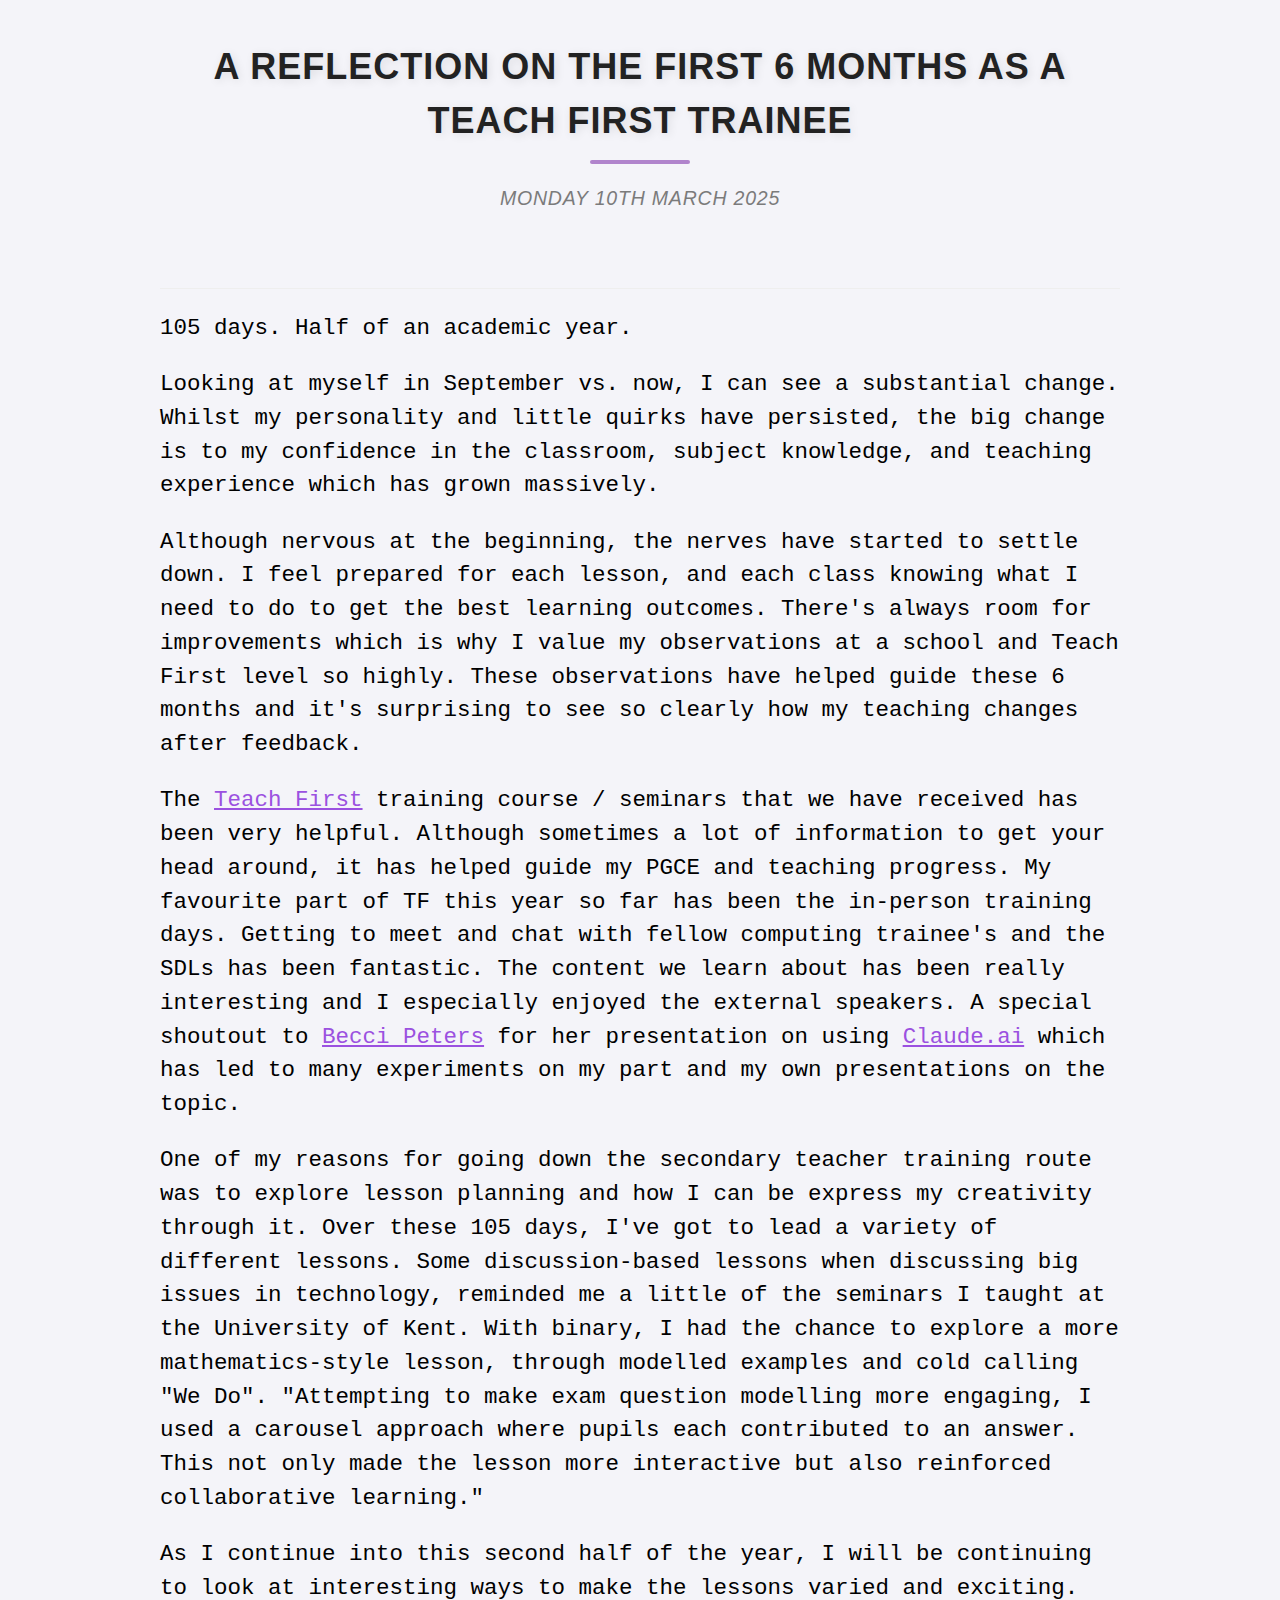
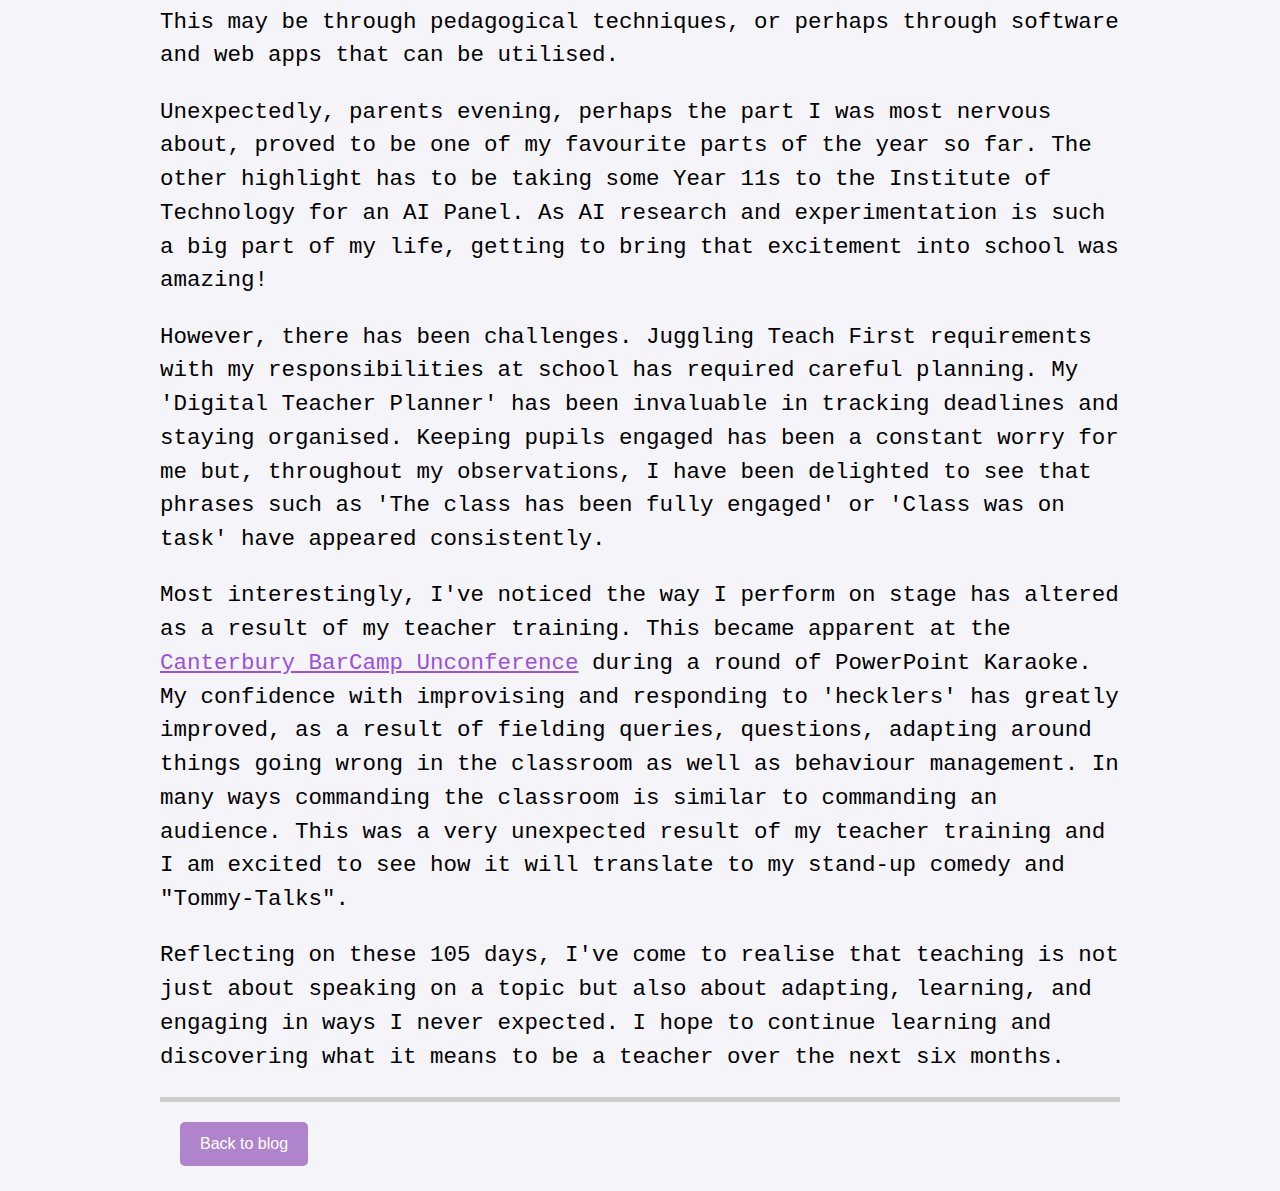
<file: tf-reflection.html>
<!DOCTYPE html>
<html lang="en">
  <head>
    <meta charset="UTF-8" />
    <title>A reflection on the first six months as a Teach First Trainee</title>
    <link rel="stylesheet" href="blog.css"/>
    <link rel="stylesheet" href="https://www.w3schools.com/w3css/4/w3.css">
    <link rel="stylesheet" href="https://fonts.googleapis.com/css?family=Raleway">
  </head>

  <body>
    <div class="page_text_container">
      <div class="page_content">

        <h1><b>A reflection on the first 6 months as a Teach First Trainee</b></h1>
        <h3 class="date">Monday 10th March 2025</h3>
        <br> <br>
        <hr>
        <div class="blog_text">
        <p class="text_computer">
          105 days. Half of an academic year.
        </p>
          <p class="text_computer">
          Looking at myself in September vs. now, I can see a substantial change. Whilst my personality and little quirks have persisted, the big change is to my confidence in the classroom, subject knowledge, and teaching experience which has grown massively.
          </p>
          <p class="text_computer">
          Although nervous at the beginning, the nerves have started to settle down. I feel prepared for each lesson, and each class knowing what I need to do to get the best learning outcomes. There's always room for improvements which is why I value my observations at a school and Teach First level so highly. These observations have helped guide these 6 months and it's surprising to see so clearly how my teaching changes after feedback.
          </p>
          <p class="text_computer">
          The <a id="link" href="https://www.teachfirst.org.uk/">Teach First</a> training course / seminars that we have received has been very helpful. Although sometimes a lot of information to get your head around, it has helped guide my PGCE and teaching progress. My favourite part of TF this year so far has been the in-person training days. Getting to meet and chat with fellow computing trainee's and the SDLs has been fantastic. The content we learn about has been really interesting and I especially enjoyed the external speakers. A special shoutout to <a id="link" href="https://www.linkedin.com/in/becci-peters/">Becci Peters</a> for her presentation on using <a id="link" href="https://claude.ai/">Claude.ai</a> which has led to many experiments on my part and my own presentations on the topic.
          </p>
          <p class="text_computer">
          One of my reasons for going down the secondary teacher training route was to explore lesson planning and how I can be express my creativity through it. Over these 105 days, I've got to lead a variety of different lessons. Some discussion-based lessons when discussing big issues in technology, reminded me a little of the seminars I taught at the University of Kent. With binary, I had the chance to explore a more mathematics-style lesson, through modelled examples and cold calling "We Do". "Attempting to make exam question modelling more engaging, I used a carousel approach where pupils each contributed to an answer. This not only made the lesson more interactive but also reinforced collaborative learning."
          </p>
          <p class="text_computer">
          As I continue into this second half of the year, I will be continuing to look at interesting ways to make the lessons varied and exciting. This may be through pedagogical techniques, or perhaps through software and web apps that can be utilised.
          </p>
          <p class="text_computer">
          Unexpectedly, parents evening, perhaps the part I was most nervous about, proved to be one of my favourite parts of the year so far. The other highlight has to be taking some Year 11s to the Institute of Technology for an AI Panel. As AI research and experimentation is such a big part of my life, getting to bring that excitement into school was amazing!
          </p>
          <p class="text_computer">
          However, there has been challenges. Juggling Teach First requirements with my responsibilities at school has required careful planning. My 'Digital Teacher Planner' has been invaluable in tracking deadlines and staying organised.  Keeping pupils engaged has been a constant worry for me but, throughout my observations, I have been delighted to see that phrases such as 'The class has been fully engaged' or 'Class was on task' have appeared consistently.
          </p>
          <p class="text_computer">
            Most interestingly, I've noticed the way I perform on stage has altered as a result of my teacher training. This became apparent at the <a id="link" href="https://www.linkedin.com/company/barcamp-canterbury/posts/?feedView=all">Canterbury BarCamp Unconference</a> during a round of PowerPoint Karaoke. My confidence with improvising and responding to 'hecklers' has greatly improved, as a result of fielding queries, questions, adapting around things going wrong in the classroom as well as behaviour management. In many ways commanding the classroom is similar to commanding an audience. This was a very unexpected result of my teacher training and I am excited to see how it will translate to my stand-up comedy and "Tommy-Talks".
          </p>
          <p class="text_computer">
          Reflecting on these 105 days, I've come to realise that teaching is not just about speaking on a topic but also about adapting, learning, and engaging in ways I never expected. I hope to continue learning and discovering what it means to be a teacher over the next six months.

        </p>
        </div>

        <!-- TODO Change footer styling -->
        <footer>
          <p>
            <button onclick="location.href='https://tommysthoughts.thetommyverse.com';">Back to blog</button>
          </p>
        </footer>
      </div>
    </div>
  </body>

</html>
</file>
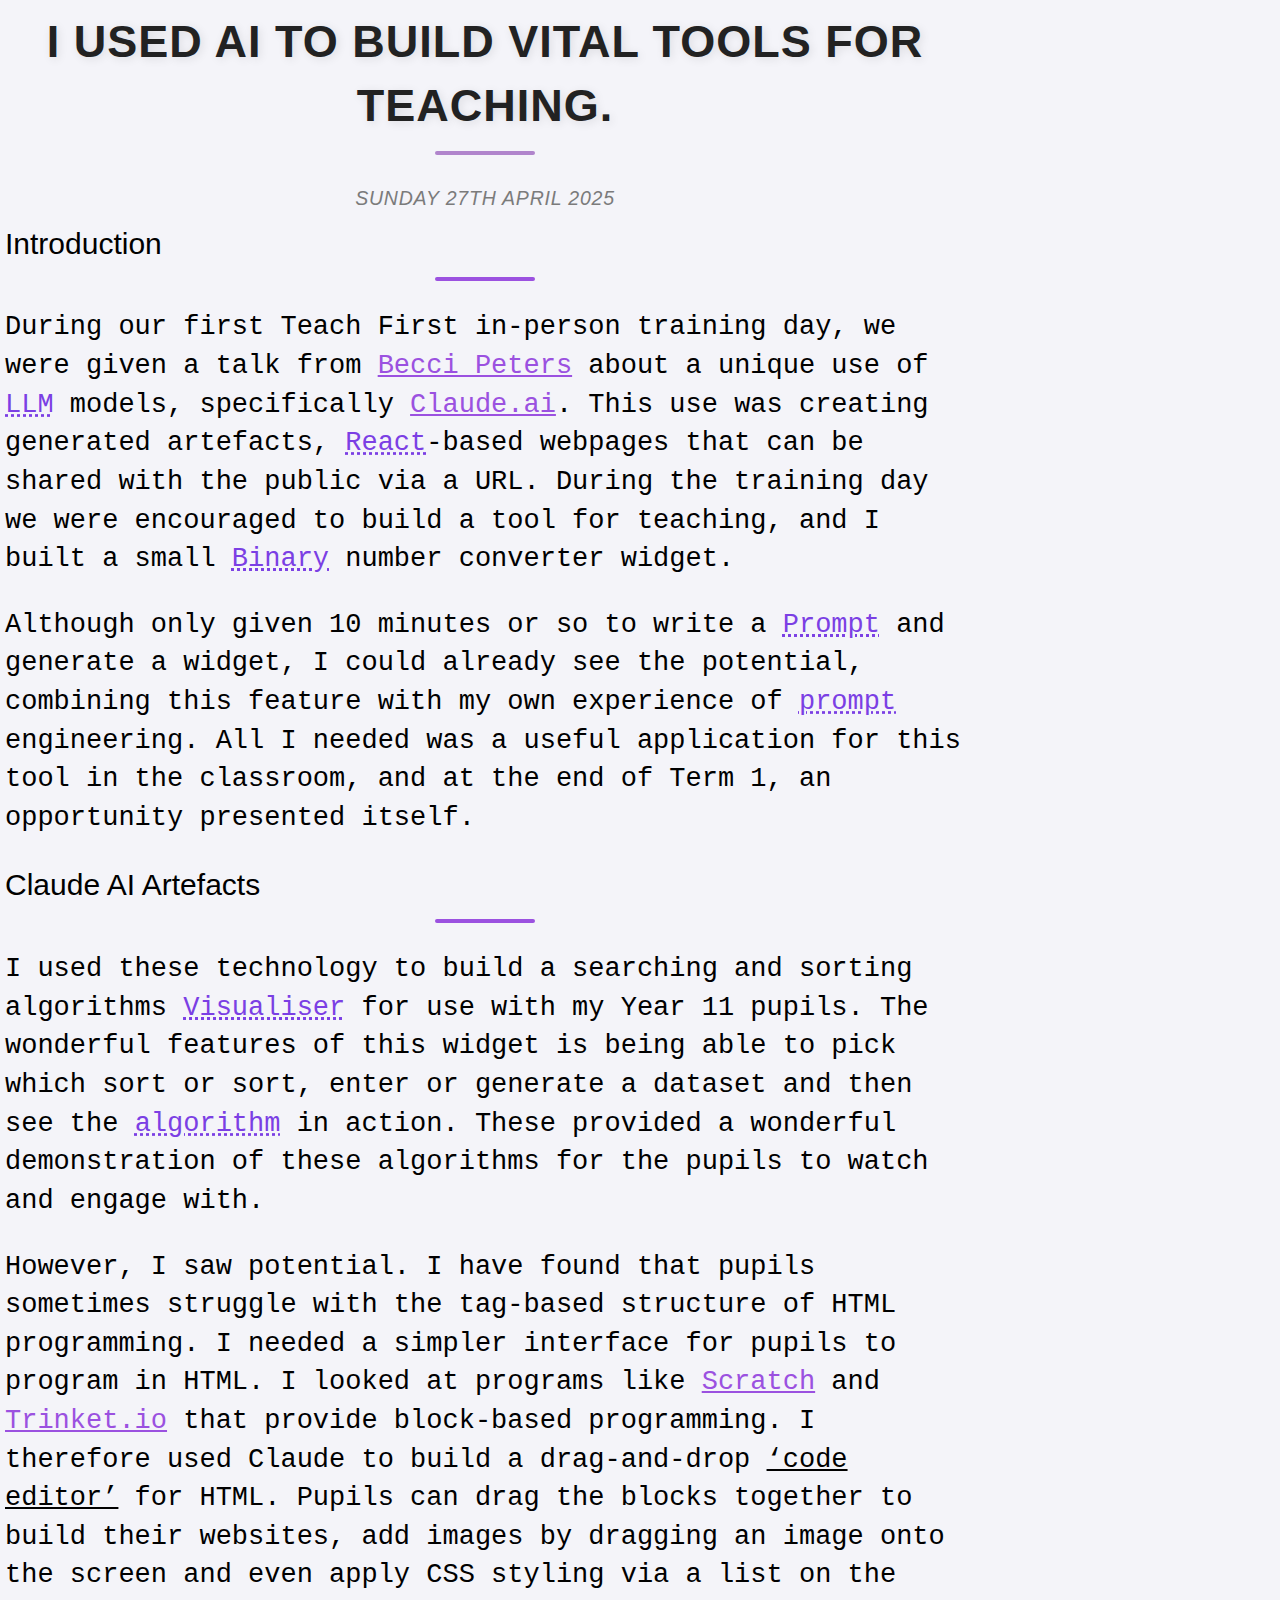
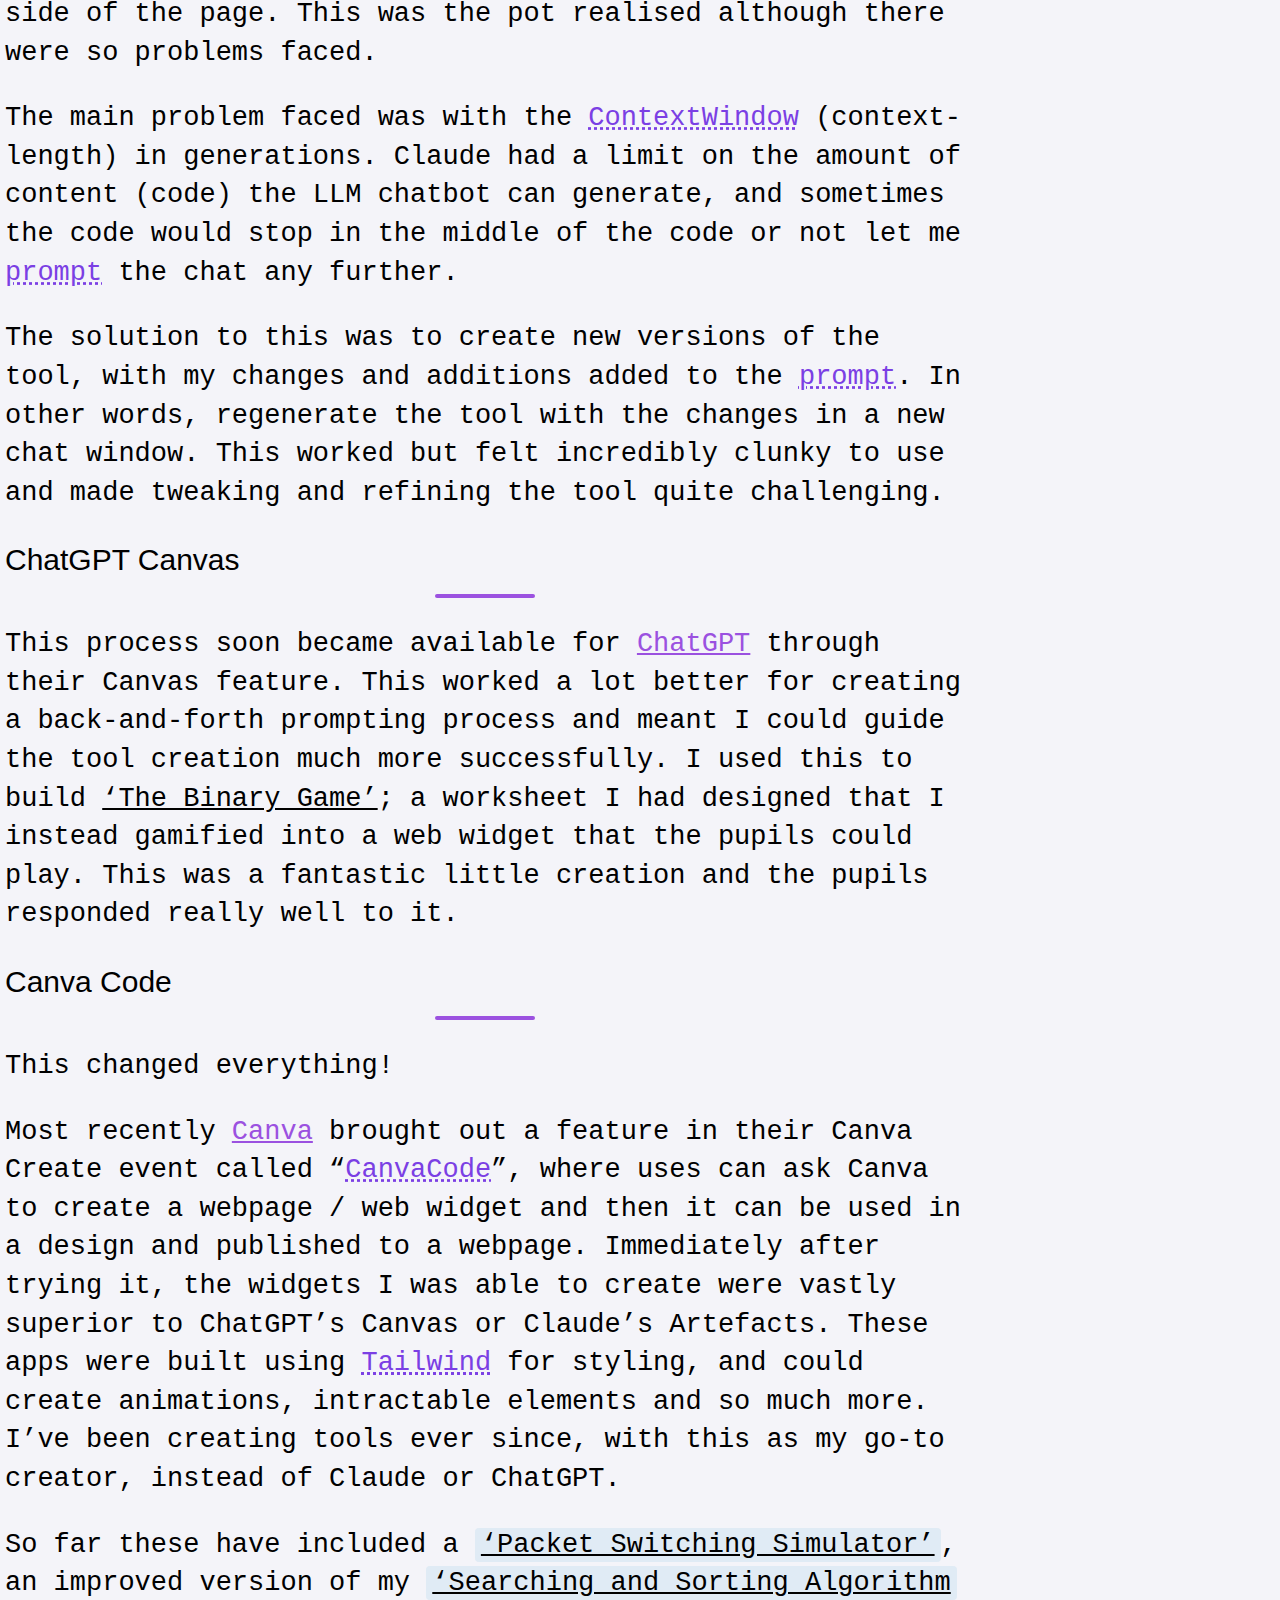
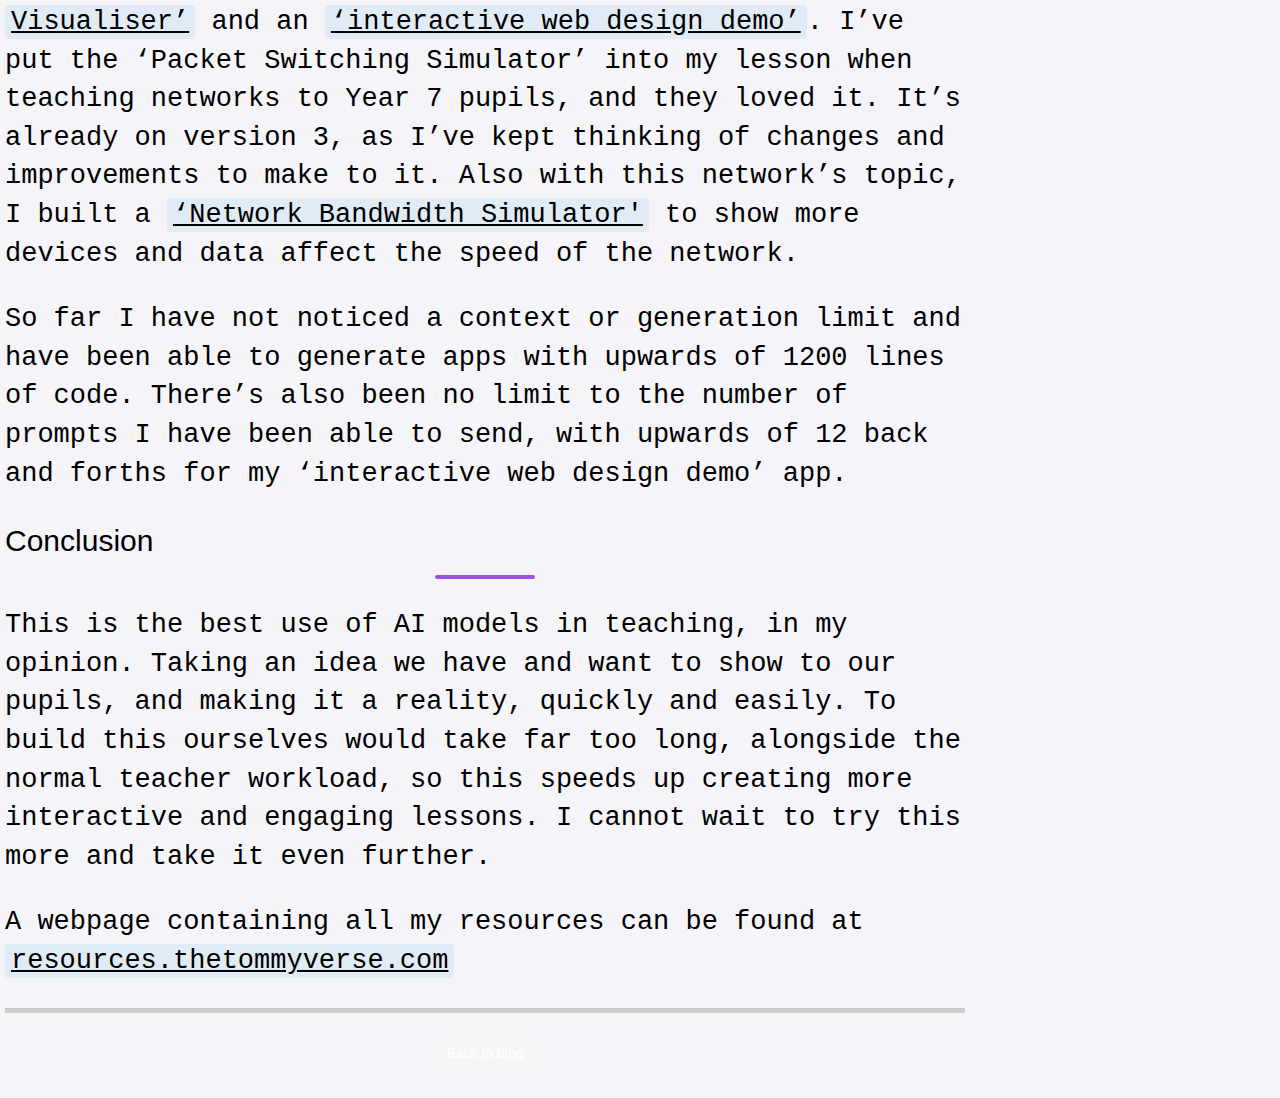
<file: web-widgets-with-ai.html>
<!DOCTYPE html>
<html lang="en">
<head>
    <meta charset="UTF-8">
    <meta name="viewport" content="width=device-width, initial-scale=1">

    <title>I used AI to build vital tools for teaching.</title>

    <meta name="description" content="How I used AI tools to build web widgets for teaching. Exploring Claude AI, ChatGPT Canvas, Canva Code, and how these tools enhance classroom learning.">
    <meta name="keywords" content="Tommy Hills, AI web widgets, Claude AI, ChatGPT Canvas, Canva Code, teaching with AI, educational tools, interactive teaching, AI for educators">
    <meta name="author" content="Tommy Hills">

    <meta property="og:title" content="I used AI to build vital tools for teaching.">
    <meta property="og:description" content="How I used AI tools to build web widgets for teaching. Exploring Claude AI, ChatGPT Canvas, Canva Code, and how these tools enhance classroom learning.">
    <meta property="og:url" content="https://tommysthoughts.thetommyverse.com/web-widgets-with-ai.html">
    <meta property="og:type" content="article">

    <link rel="stylesheet" href="https://www.w3schools.com/w3css/4/w3.css">
    <link rel="stylesheet" href="https://fonts.googleapis.com/css?family=Raleway">
    <link rel="stylesheet" href="blog.css" type="text/css">
</head>

<body>

    <div class="blog-post-wrapper">
        <article class="page_content">

            <header class="article-header">
                <h1><b>I used AI to build vital tools for teaching.</b></h1>
                <h3 class="date">Sunday 27th April 2025</h3>
            </header>

            <section class="blog_text">
                <h2>Introduction</h2>
                <p>During our first Teach First in-person training day, we were given a talk from <a id="link" href="https://www.linkedin.com/in/becci-peters/">Becci Peters</a> about a unique use of <span class="glossary-term">LLM</span> models, specifically <a id="link" href="http://Claude.ai">Claude.ai</a>. This use was creating generated artefacts, <span class="glossary-term">React</span>-based webpages that can be shared with the public via a URL. During the training day we were encouraged to build a tool for teaching, and I built a small <span class="glossary-term">Binary</span> number converter widget.</p>

                <p>Although only given 10 minutes or so to write a <span class="glossary-term">Prompt</span> and generate a widget, I could already see the potential, combining this feature with my own experience of prompt engineering. All I needed was a useful application for this tool in the classroom, and at the end of Term 1, an opportunity presented itself.</p>

                <h2>Claude AI Artefacts</h2>
                <p>I used these technology to build a searching and sorting algorithms <span class="glossary-term">Visualiser</span> for use with my Year 11 pupils. The wonderful features of this widget is being able to pick which sort or sort, enter or generate a dataset and then see the algorithm in action. These provided a wonderful demonstration of these algorithms for the pupils to watch and engage with.</p>

                <p>However, I saw potential. I have found that pupils sometimes struggle with the tag-based structure of HTML programming. I needed a simpler interface for pupils to program in HTML. I looked at programs like <a id="link" href="https://scratch.mit.edu/">Scratch</a> and <a id="link" href="https://trinket.io/">Trinket.io</a> that provide block-based programming. I therefore used Claude to build a drag-and-drop <a id="link-alt" href="https://claude.site/artifacts/50af64df-cbd3-4b56-9e64-0b2e5ad7b3b7">‘code editor’</a> for HTML. Pupils can drag the blocks together to build their websites, add images by dragging an image onto the screen and even apply CSS styling via a list on the side of the page. This was the pot realised although there were so problems faced.</p>

                <p>The main problem faced was with the <span class="glossary-term">ContextWindow</span> (context-length) in generations. Claude had a limit on the amount of content (code) the LLM chatbot can generate, and sometimes the code would stop in the middle of the code or not let me prompt the chat any further.</p>

                <p>The solution to this was to create new versions of the tool, with my changes and additions added to the prompt. In other words, regenerate the tool with the changes in a new chat window. This worked but felt incredibly clunky to use and made tweaking and refining the tool quite challenging.</p>

                <h2>ChatGPT Canvas</h2>
                <p>This process soon became available for <a id="link" href="https://chatgpt.com/">ChatGPT</a> through their Canvas feature. This worked a lot better for creating a back-and-forth prompting process and meant I could guide the tool creation much more successfully. I used this to build <a id="link-alt" href="https://chatgpt.com/canvas/shared/67dbc92a8de0819186dc5e914ba90fac">‘The Binary Game’</a>; a worksheet I had designed that I instead gamified into a web widget that the pupils could play. This was a fantastic little creation and the pupils responded really well to it.</p>

                <h2>Canva Code</h2>
                <p>This changed everything!</p>

                <p>Most recently <a id="link" href="https://www.canva.com/">Canva</a> brought out a feature in their Canva Create event called “<span class="glossary-term">CanvaCode</span>”, where uses can ask Canva to create a webpage / web widget and then it can be used in a design and published to a webpage. Immediately after trying it, the widgets I was able to create were vastly superior to ChatGPT’s Canvas or Claude’s Artefacts. These apps were built using <span class="glossary-term">Tailwind</span> for styling, and could create animations, intractable elements and so much more. I’ve been creating tools ever since, with this as my go-to creator, instead of Claude or ChatGPT.</p>

                <p>So far these have included a <a id="link-alt" class="highlight highlight-blue" href="https://lga-resources.my.canva.site/-packet-switching-simulator-v3">‘Packet Switching Simulator’</a>, an improved version of my <a id="link-alt" class="highlight highlight-blue" href="https://lga-resources.my.canva.site/searching-and-sorting-algorithms-visualiser-version-2">‘Searching and Sorting Algorithm Visualiser’</a> and an <a id="link-alt" class="highlight highlight-blue" href="https://lga-resources.my.canva.site/website-interactive-demo">‘interactive web design demo’</a>. I’ve put the ‘Packet Switching Simulator’ into my lesson when teaching networks to Year 7 pupils, and they loved it. It’s already on version 3, as I’ve kept thinking of changes and improvements to make to it. Also with this network’s topic, I built a <a id="link-alt" class="highlight highlight-blue" href="https://lga-resources.my.canva.site/network-bandwidth-simulator">‘Network Bandwidth Simulator'</a> to show more devices and data affect the speed of the network.</p>

                <p>So far I have not noticed a context or generation limit and have been able to generate apps with upwards of 1200 lines of code. There’s also been no limit to the number of prompts I have been able to send, with upwards of 12 back and forths for my ‘interactive web design demo’ app.</p>

                <h2>Conclusion</h2>
                <p>This is the best use of AI models in teaching, in my opinion. Taking an idea we have and want to show to our pupils, and making it a reality, quickly and easily. To build this ourselves would take far too long, alongside the normal teacher workload, so this speeds up creating more interactive and engaging lessons. I cannot wait to try this more and take it even further.</p>

                <p>A webpage containing all my resources can be found at <a id="link-alt" class="highlight highlight-blue" href="http://resources.thetommyverse.com">resources.thetommyverse.com</a></p>
            </section>

            <footer class="blog-nav-footer">
                <button class="btn" onclick="location.href='index.html';">Back to blog</button>
            </footer>

        </article>
    </div>

    <script src="glossary.js"></script>
</body>
</html>
</file>
<file: blog.css>
/* Import fonts */
@import url("https://fonts.cdnfonts.com/css/tw-cen-mt-std");

/* ================================ */
/*        Global Variables          */
/* ================================ */
:root {
    --text_font: "Roboto", sans-serif;

    /* Color Theme */
    --mainpurple: #6008ac;
    --lightpurple: #b084cc;
    --yellowalt: #edbd2d;
    --lightyellow: #f8e09a;
    --mainwhite: #f4f4f9;
    --mainblack: #000000;
    --maingrey: #ccc;

    /* Styling colours */
    --default-color: #2d2d2d;
    --grey: #9e9e9e;
    --red: #eb5757;
    --orange: #f2994a;
    --yellow: #f2c94c;
    --green: #27ae60;
    --teal: #2ac9b7;
    --blue: #2d9cdb;
    --purple: #9b51e0;
    --pink: #ff4d94;
    --brown: #8d6e63;
    --cyan: #00bcd4;
    --light-grey: #f5f5f5;
}

/* ================================ */
/*          Global Styles           */
/* ================================ */
body {
    background-color: var(--mainwhite);
    font-family: var(--text_font);
    font-size: 18px;
    line-height: 1.43; /* Improved readability */
    color: var(--mainblack);
}

/* ================================ */
/*          Headings Styles         */
/* ================================ */
h1 {
    font-size: 3rem;
    font-weight: 800;
    text-align: center;
    color: #222;
    position: relative;
    padding-bottom: 15px;
    margin-bottom: 20px;
    text-transform: uppercase;
    letter-spacing: 1px;
    text-shadow: 2px 2px 10px rgba(0, 0, 0, 0.1);
    transition: color 0.3s ease-in-out;
}

/* Underline effect for h1 */
h1::after {
    content: "";
    display: block;
    width: 100px;
    height: 4px;
    background: var(--lightpurple);
    margin: 12px auto 0;
    border-radius: 2px;
    transition: width 0.3s ease-in-out;
}

/* Hover effect on heading */
h1:hover::after {
    width: 120px;
}

/* Underline effect for h2 */
h2::after {
    content: "";
    display: block;
    width: 100px;
    height: 4px;
    background: var(--purple);
    margin: 12px auto 0;
    border-radius: 2px;
    transition: width 0.3s ease-in-out;
}

/* Hover effect on heading */
h2:hover::after {
    width: 120px;
}

/* Styling for post date */
.date {
    font-size: 1.3rem;
    font-weight: 500;
    text-align: center;
    color: #666;
    margin-top: -5px;
    font-style: italic;
    text-transform: uppercase;
    letter-spacing: 0.8px;
    opacity: 0.85;
    transition: opacity 0.3s ease-in-out;
}

h3:hover {
    opacity: 1;
}

/* ================================ */
/*       Page Content Styles        */
/* ================================ */
.page_text_container {
    position: relative;
    text-align: center;
    padding: 0;
    margin-top: 25px;
    width: 100%;
    display: flex;
    justify-content: center;
}

.page_content {
    width: 75%;
    margin: 5px;
}

/* Centering images */
.outer-img-container {
    display: flex;
    justify-content: center;
    align-items: center;
}

figcaption {
    font-size: 12px;
    font-style: italic;
    text-align: center;
    margin-top: 5px;
    outline: 1px solid var(--maingrey);
    padding: 5px;
}

/* ================================ */
/*           Footer Styles          */
/* ================================ */
footer {
    display: flex;
    justify-content: center;
    align-items: center;
    padding: 20px;
    border-top: 5px solid var(--maingrey);
}

footer p {
    margin: 0;
}

/* Footer Button Styling */
footer button {
    background-color: var(--lightpurple);
    color: white;
    border: none;
    padding: 10px 20px;
    font-size: 16px;
    border-radius: 5px;
    cursor: pointer;
    transition: background-color 0.3s ease, transform 0.2s ease;
}

footer button:hover {
    background-color: var(--mainpurple);
    transform: scale(1.05);
}

/* Footer Button Styling */
#exit-button {
    background-color: var(--lightpurple);
    color: white;
    cursor: pointer;
    transition: background-color 0.3s ease, transform 0.2s ease;
    margin-top: 5px;
}

#exit-button:hover {
    background-color: var(--mainpurple);
    transform: scale(1.05);
}


/* Read more Button Styling */
.read {
    background-color: var(--maingrey);
    color: var(--mainblack);
    border: none;
    padding: 10px 20px;
    font-size: 16px;
    border-radius: 5px;
    cursor: pointer;
    transition: background-color 0.3s ease, transform 0.2s ease;
    margin-bottom: 50px;
}

.read:hover {
    background-color: var(--mainpurple);
    transform: scale(1.05);
    color: var(--mainwhite);
}

/* ================================ */
/*      Blog Text Customization     */
/* ================================ */
.text_computer {
    font-family: 'Courier New', Courier, monospace;
    font-size: 150%;
}

.blog_text {
    text-align: left;
}

p {
    font-family: var(--text_font), serif;
    font-size: 150%;
    text-align: left;

}

/* ================================ */
/*      Hyperlink Hover Effect      */
/* ================================ */

a:hover {
    background-color: var(--mainpurple);
    color: var(--mainwhite);
    transition: 0.2s;
    padding: 5px 10px;
    border-radius: 10px;
    box-decoration-break: clone;
    -webkit-box-decoration-break: clone;
}

/* ================================= */
/*       Text Alignment Classes      */
/* ================================= */
.text-left { text-align: left; }
.text-center { text-align: center; }
.text-right { text-align: right; }

p {
    font-family: 'Courier New', Courier, monospace;
}

.main-page {
    font-family: var(--text_font);
}

footer p {
    font-family: var(--text_font);
}

/* ================================= */
/*      Standard Color Classes       */
/* ================================= */
.text-default { color: var(--default-color); }
.text-grey { color: var(--grey); }
.text-red { color: var(--red); }
.text-orange { color: var(--orange); }
.text-yellow { color: var(--yellow); }
.text-green { color: var(--green); }
.text-teal { color: var(--teal); }
.text-blue { color: var(--blue); }
.text-purple { color: var(--purple); }
.text-pink { color: var(--pink); }
.text-brown { color: var(--brown); }
.text-cyan { color: var(--cyan); }

/* ================================= */
/*     Text Highlighting             */
/* ================================= */
.highlight {
    padding: 2px 6px;
    border-radius: 4px;
    display: inline;
    box-decoration-break: clone;
    -webkit-box-decoration-break: clone;
}


/* Default state: Transparent background with black text */
.highlight-grey { background-color: rgba(158, 158, 158, 0.1); color: #000; }
.highlight-red { background-color: rgba(235, 87, 87, 0.1); color: #000; }
.highlight-orange { background-color: rgba(242, 153, 74, 0.1); color: #000; }
.highlight-yellow { background-color: rgba(242, 201, 76, 0.1); color: #000; }
.highlight-green { background-color: rgba(39, 174, 96, 0.3); color: #000; }
.highlight-teal { background-color: rgba(42, 201, 183, 0.1); color: #000; }
.highlight-blue { background-color: rgba(45, 156, 219, 0.1); color: #000; }
.highlight-purple { background-color: rgba(155, 81, 224, 0.1); color: #000; }
.highlight-pink { background-color: rgba(255, 77, 148, 0.1); color: #000; }
.highlight-brown { background-color: rgba(141, 110, 99, 0.1); color: #000; }
.highlight-cyan { background-color: rgba(0, 188, 212, 0.1); color: #000; }

/* Smooth transition effect */
.highlight-grey,
.highlight-red,
.highlight-orange,
.highlight-yellow,
.highlight-green,
.highlight-teal,
.highlight-blue,
.highlight-purple,
.highlight-pink,
.highlight-brown,
.highlight-cyan {
    transition: background-color 0.3s ease, color 0.3s ease;
}

/* Hover state: Solid color with white or black text for contrast */
.highlight-grey:hover { background-color: var(--grey); color: #fff; }
.highlight-red:hover { background-color: var(--red); color: #fff; }
.highlight-orange:hover { background-color: var(--orange); color: #fff; }
.highlight-yellow:hover { background-color: var(--yellow); color: #000; }
.highlight-green:hover { background-color: var(--green); color: #fff; }
.highlight-teal:hover { background-color: var(--teal); color: #fff; }
.highlight-blue:hover { background-color: var(--blue); color: #fff; }
.highlight-purple:hover { background-color: var(--purple); color: #fff; }
.highlight-pink:hover { background-color: var(--pink); color: #fff; }
.highlight-brown:hover { background-color: var(--brown); color: #fff; }
.highlight-cyan:hover { background-color: var(--cyan); color: #fff; }

/* ================================= */
/*       Full-Width Banner Style     */
/* ================================= */
.banner {
    display: block;
    width: 100%;
    padding: 12px;
    border-radius: 6px;
}

.banner-grey { background-color: var(--grey); color: #fff; }
.banner-red { background-color: var(--red); color: #fff; }
.banner-orange { background-color: var(--orange); color: #fff; }
.banner-yellow { background-color: var(--yellow); color: #000; }
.banner-green { background-color: var(--green); color: #fff; }
.banner-teal { background-color: var(--teal); color: #fff; }
.banner-blue { background-color: var(--blue); color: #fff; }
.banner-purple { background-color: var(--purple); color: #fff; }
.banner-pink { background-color: var(--pink); color: #fff; }
.banner-brown { background-color: var(--brown); color: #fff; }
.banner-cyan { background-color: var(--cyan); color: #fff; }

/* ================================= */
/*        Quote Block Style          */
/* ================================= */
/* Block Quote */
.quote {
    border-left: 4px solid var(--grey);
    padding: 10px 16px;
    background-color: var(--light-grey);
    font-style: italic;
    color: var(--default-color);
    font-size: 125% !important;
    font-family: "Georgia", "Garamond", "Times New Roman", serif; /* More quote-like font */
    transition: background-color 0.3s ease, border-color 0.3s ease, transform 0.2s ease;
}

.quote:hover {
    background-color: rgba(158, 158, 158, 0.1); /* Slight grey tint */
    border-left-color: var(--purple); /* Highlight border */
    transform: translateX(4px); /* Slight shift for a dynamic effect */
}

/* Inline Quote */
.quote-inline {
    border-left: 2px solid var(--grey); /* Thinner border for inline use */
    padding-left: 8px; /* Small padding to separate from text */
    font-style: italic;
    color: var(--default-color);
    font-size: 80% !important; /* Slightly larger for emphasis but not overpowering */
    display: inline; /* Ensures it stays within text flow */
    background-color: var(--light-grey);
    font-family: "Georgia", "Garamond", "Times New Roman", serif; /* Matching quote style */
    transition: background-color 0.3s ease, border-color 0.3s ease, transform 0.2s ease;
}

.quote-inline:hover {
    background-color: rgba(158, 158, 158, 0.3); /* More noticeable highlight */
    border-left-color: var(--purple); /* Highlight border */
    transform: scale(1.05); /* Slight zoom effect */
}


/* ================================= */
/*   Prism.js Code Block Styling     */
/* ================================= */
pre[class*="language-"] {
    background: #2d2d2d;
    padding: 12px;
    border-radius: 6px;
    overflow-x: auto;
    font-family: monospace;
}


/* ================================= */
/*            Callouts               */
/* ================================= */
.callout {
    padding: 12px;
    border-radius: 6px;
    border-left: 5px solid;
    margin: 10px 0;
    font-size: 150%;
    background-color: rgba(45, 45, 45, 0.1);
    color: var(--default-color);
    display: flex;
    align-items: flex-start;
    gap: 10px;
}

/* Color Variants */
.callout.grey { border-color: var(--grey); background-color: rgba(158, 158, 158, 0.1); }
.callout.red { border-color: var(--red); background-color: rgba(235, 87, 87, 0.1); }
.callout.orange { border-color: var(--orange); background-color: rgba(242, 153, 74, 0.1); }
.callout.yellow { border-color: var(--yellow); background-color: rgba(242, 201, 76, 0.1); }
.callout.green { border-color: var(--green); background-color: rgba(39, 174, 96, 0.1); }
.callout.teal { border-color: var(--teal); background-color: rgba(42, 201, 183, 0.1); }
.callout.blue { border-color: var(--blue); background-color: rgba(45, 156, 219, 0.1); }
.callout.purple { border-color: var(--purple); background-color: rgba(155, 81, 224, 0.1); }
.callout.pink { border-color: var(--pink); background-color: rgba(255, 77, 148, 0.1); }
.callout.brown { border-color: var(--brown); background-color: rgba(141, 110, 99, 0.1); }
.callout.cyan { border-color: var(--cyan); background-color: rgba(0, 188, 212, 0.1); }

.callout-title {
    font-weight: bold;
    margin-bottom: 5px;
    display: flex;
    align-items: center;
    gap: 5px;
}

/* Stock Callouts with Icons and Titles */
.callout.note {
    border-color: #1e88e5;
    background-color: rgba(30, 136, 229, 0.15);
}
.callout.note::before {
    content: "📝 Note";
    font-weight: bold;
}

.callout.warning {
    border-color: #ffa000;
    background-color: rgba(255, 160, 0, 0.15);
}
.callout.warning::before {
    content: "⚠️ Warning";
    font-weight: bold;
}

.callout.error {
    border-color: #d32f2f;
    background-color: rgba(211, 47, 47, 0.15);
}
.callout.error::before {
    content: "❌ Error";
    font-weight: bold;
}

.callout.success {
    border-color: #388e3c;
    background-color: rgba(56, 142, 60, 0.15);
}
.callout.success::before {
    content: "✅ Success";
    font-weight: bold;
}

.callout.info {
    border-color: #0288d1;
    background-color: rgba(2, 136, 209, 0.15);
}
.callout.info::before {
    content: "ℹ️ Info";
    font-weight: bold;
}

/* Two-Column Layout */
.column-container {
    display: grid;
    grid-template-columns: repeat(auto-fit, minmax(300px, 1fr));
    gap: 15px;
}

/* ================================= */
/*        Table Styling             */
/* ================================= */
table {
    width: 100%;
    border-collapse: collapse;
    border-spacing: 0;
    background-color: var(--light-grey);
    margin: 16px 0;
    border-radius: 6px;
    overflow: hidden;
}

th, td {
    padding: 12px;
    border: 1px solid var(--grey);
    text-align: left;
}

th {
    background-color: var(--purple);
    color: white;
    font-weight: bold;
}

tr:nth-child(even) {
    background-color: #e8e8e8;
}

/* Modernize the filter bar */
#tags {
    background: #fff;
    border-radius: 12px;
    box-shadow: 0 4px 8px rgba(0, 0, 0, 0.1);
    padding: 20px;
    margin: 15px 0;
}

/* Header styling */
#tags h4 {
    font-size: 18px;
    font-weight: bold;
    color: #333;
    margin-bottom: 15px;
}

/* Style the button container */
#myBtnContainer {
    display: flex;
    gap: 10px;
    flex-wrap: wrap;
}

/* Base button styles */
.btn {
    background: #f5f5f5;
    border: none;
    border-radius: 20px;
    padding: 10px 20px;
    font-size: 14px;
    font-weight: 500;
    cursor: pointer;
    transition: all 0.3s ease-in-out;
}

/* Hover and active state */
.btn:hover {
    background-color: var(--mainpurple);
    color: var(--mainwhite);
    transform: scale(1.05);
}

.btn.active {
    background: var(--lightpurple);
    color: white;
}

.btn.active:hover {
    background-color: var(--mainpurple);
    color: var(--mainwhite);
    transform: scale(1.05);
}

/* Responsive adjustments */
@media (max-width: 600px) {
    #myBtnContainer {
        flex-direction: column;
        align-items: center;
    }

    .btn {
        width: 100%;
        text-align: center;
    }
}

#rounded {
    border-radius: 12px;
}

#rounded-image {
    border-radius: 12px 12px 0px 0px;
}

/* Ensure the image is responsive */
figure img {
    max-width: 75%;
    height: auto;
    display: block;
    margin: 0 auto;
    border-radius: 8px; /* Optional: rounded corners */
    box-shadow: 2px 2px 10px rgba(0, 0, 0, 0.2); /* Optional: subtle shadow */
    margin-bottom: 10px;
}

/* Style for figure and caption */
figure {
    text-align: center;
    margin: 20px auto;
    max-width: 90%; /* Prevents images from being too wide */
}

figcaption {
    font-size: 14px;
    font-style: italic;
    color: #555;
    margin-top: 5px;
    max-width: 75%;
    text-align: center;
    margin-left: auto;
    margin-right: auto;
}

#link {
    color: var(--purple);
    text-decoration: underline;
}

#link:hover {
    color: var(--mainwhite);
}

/* ================================= */
/*        Prompts from AI            */
/* ================================= */

@keyframes swirlGradient {
    0% { background-position: 0% 50%; }
    50% { background-position: 100% 50%; }
    100% { background-position: 0% 50%; }
}

.ai-prompt {
    /* background: linear-gradient(135deg, #1b0f2a, #2b1e3b, #320267, #341e3b);*/
    background: linear-gradient(135deg, #f7e1fb, #f1d1f5, #dcc1f6, #f2e9f5);
    background-size: 300% 300%;
    animation: swirlGradient 10s infinite linear;
    color: black;
    font-family: "Courier New", Courier, monospace;
    border-left: 5px solid #b238f8; /* Purple left border */
    border-right: 5px solid #b238f8; /* Purple right border */
    padding: 16px;
    border-radius: 8px;
    /*box-shadow: 0 4px 10px rgba(56, 189, 248, 0.3);*/
    margin: 24px 0;
    white-space: pre-wrap;
    word-break: break-word;
    position: relative; /* Allows precise positioning of the label */
    padding-top: 30px;
}

/* Centered Label with Bottom Purple Border */
.ai-prompt::before {
    content: "Prompt";
    position: absolute;
    top: -12px; /* Moves it slightly above the box */
    left: 50%;
    transform: translateX(-50%); /* Centers it */
    background: black;
    color: white;
    padding: 4px 50px; /* Adds left/right padding */
    font-size: 14px;
    font-weight: bold;
    border-radius: 8px 8px 8px 8px;
    border-bottom: 3px solid #b238f8; /* Purple border on bottom */
    /*box-shadow: 0 2px 5px rgba(0, 0, 0, 0.3);*/
    white-space: nowrap; /* Ensures it doesn’t wrap */
}

/* Extra styling for alternate button */

.button-group {
    display: flex;
    flex-direction: row;
    gap: 10px;
    flex-wrap: wrap;
    margin-top: 10px;
}

.footer-button {
    padding: 10px 15px;
    font-size: 1em;
    cursor: pointer;
    border: none;
    border-radius: 5px;
    height: 100%; /* Ensures equal height */
    box-sizing: border-box;
    background-color: var(--primary-color, #eee); /* fallback if --primary-color is not set */
    color: black;
}

.yellow-button {
    background-color: var(--lightyellow);
}

.purple-button {
    background-color: var(--lightpurple);
    color:white;
}

.yellow-button:hover {
    background-color: var(--yellowalt);
}

/* Responsive layout: stack buttons vertically on smaller screens */
@media (max-width: 806px) {
    .button-group {
        flex-direction: column;
        align-items: flex-start;
    }

    .footer-button {
        width: 100%;
        max-width: 300px;
    }
}

ul li {
    font-family: 'Courier New', Courier, monospace;
    font-size: 150%;
    text-align: left;
}
</file>
